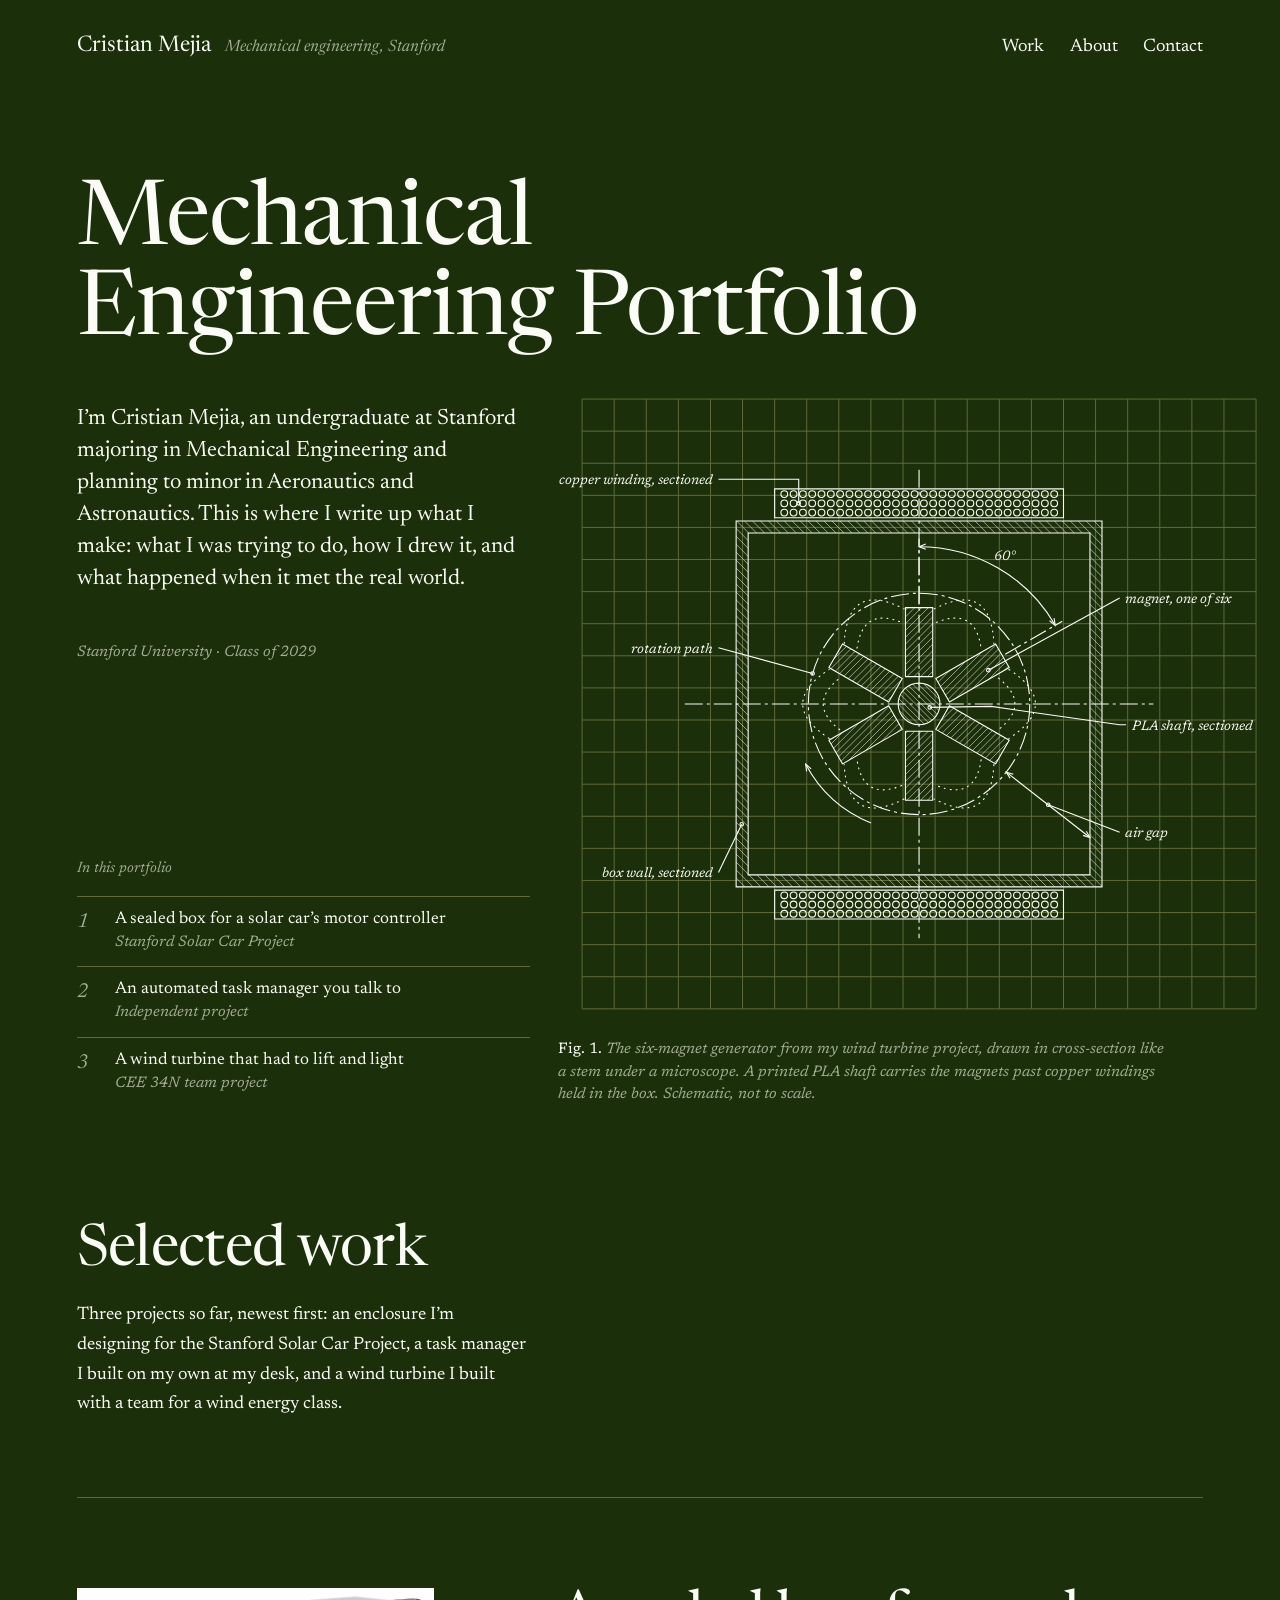
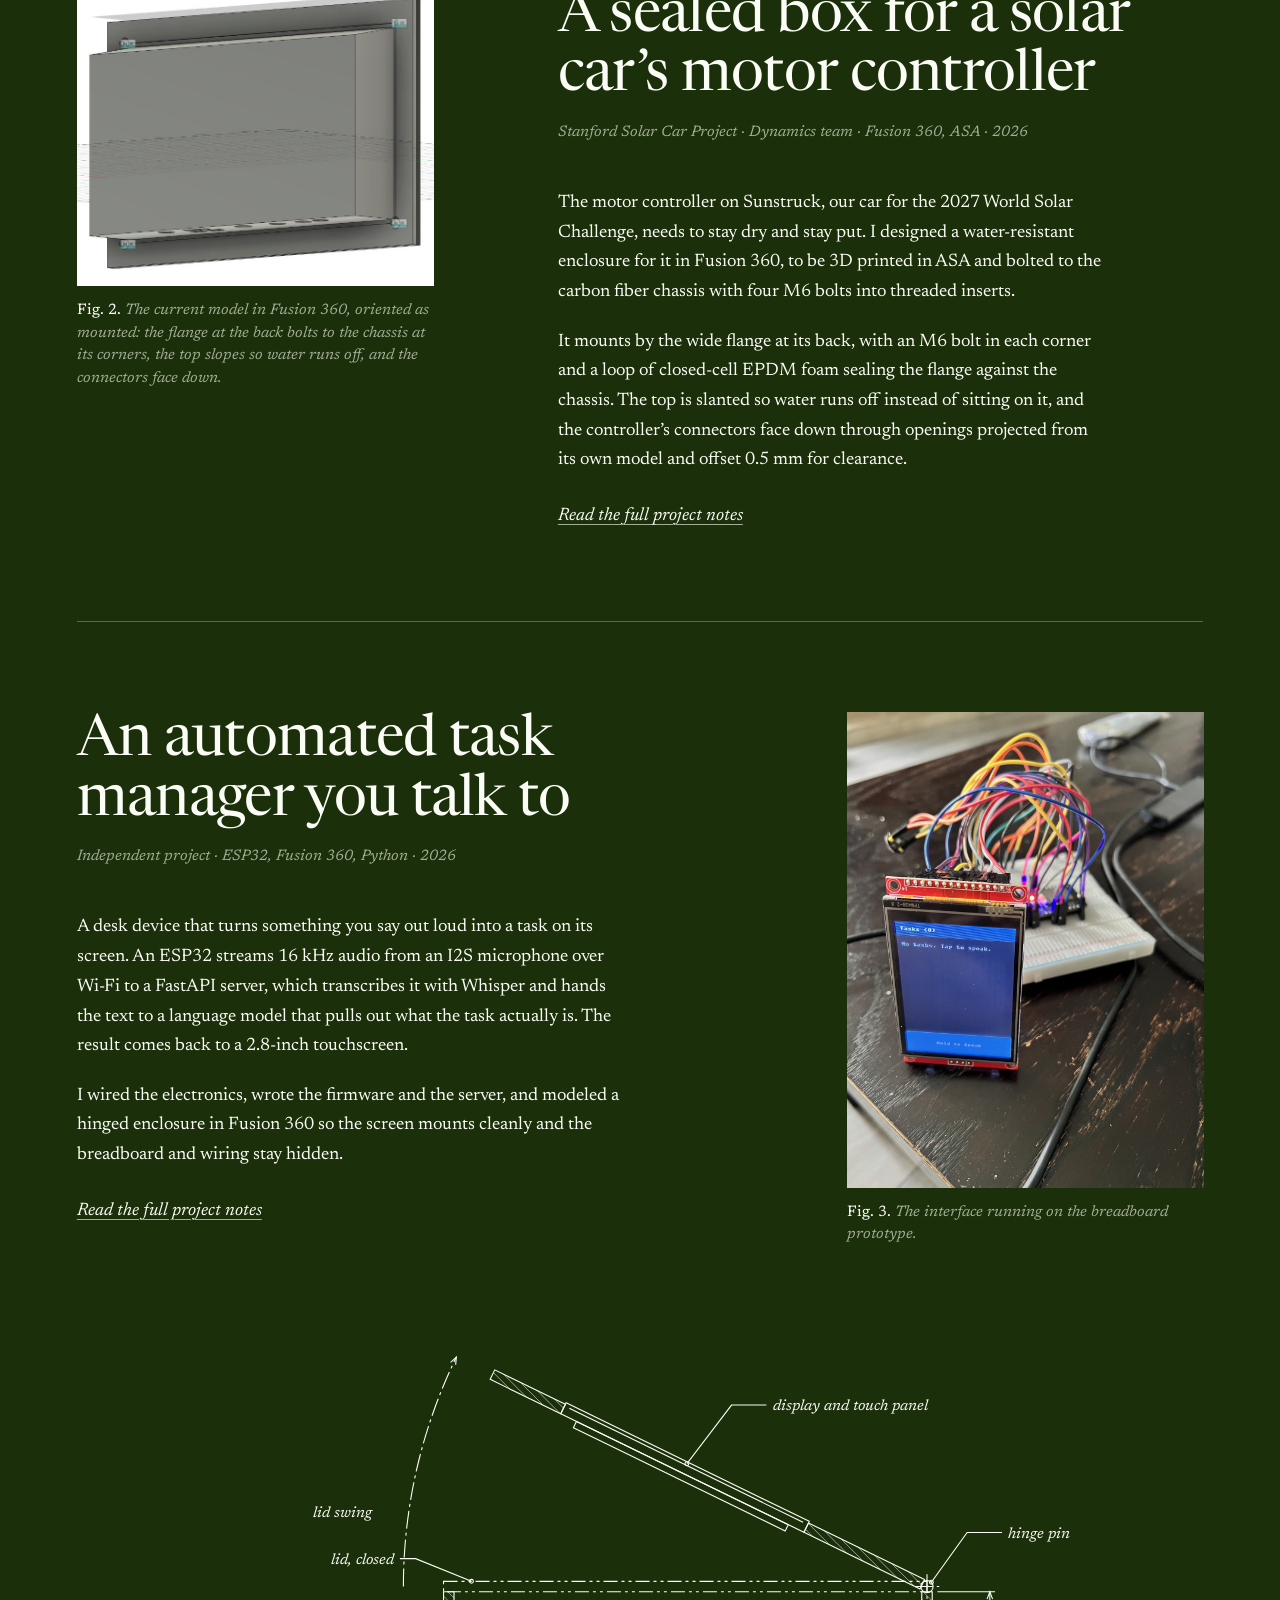
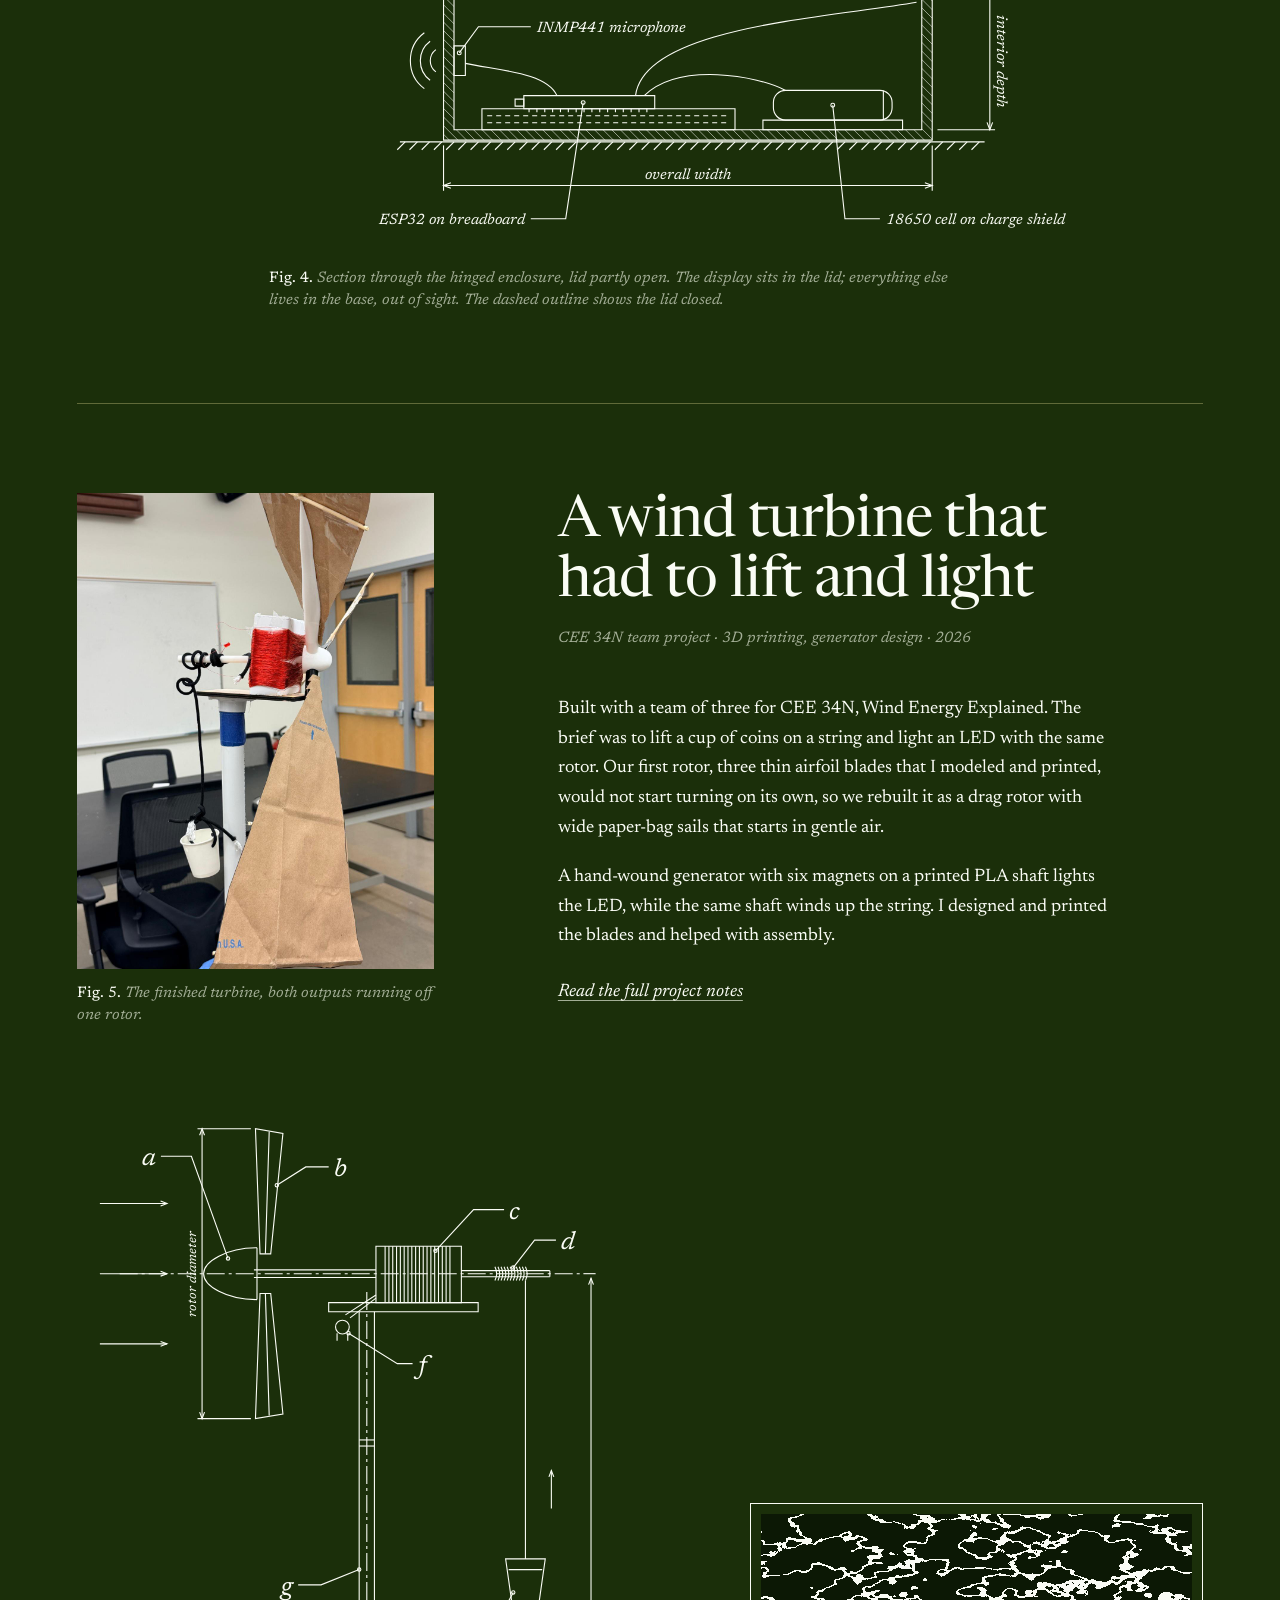
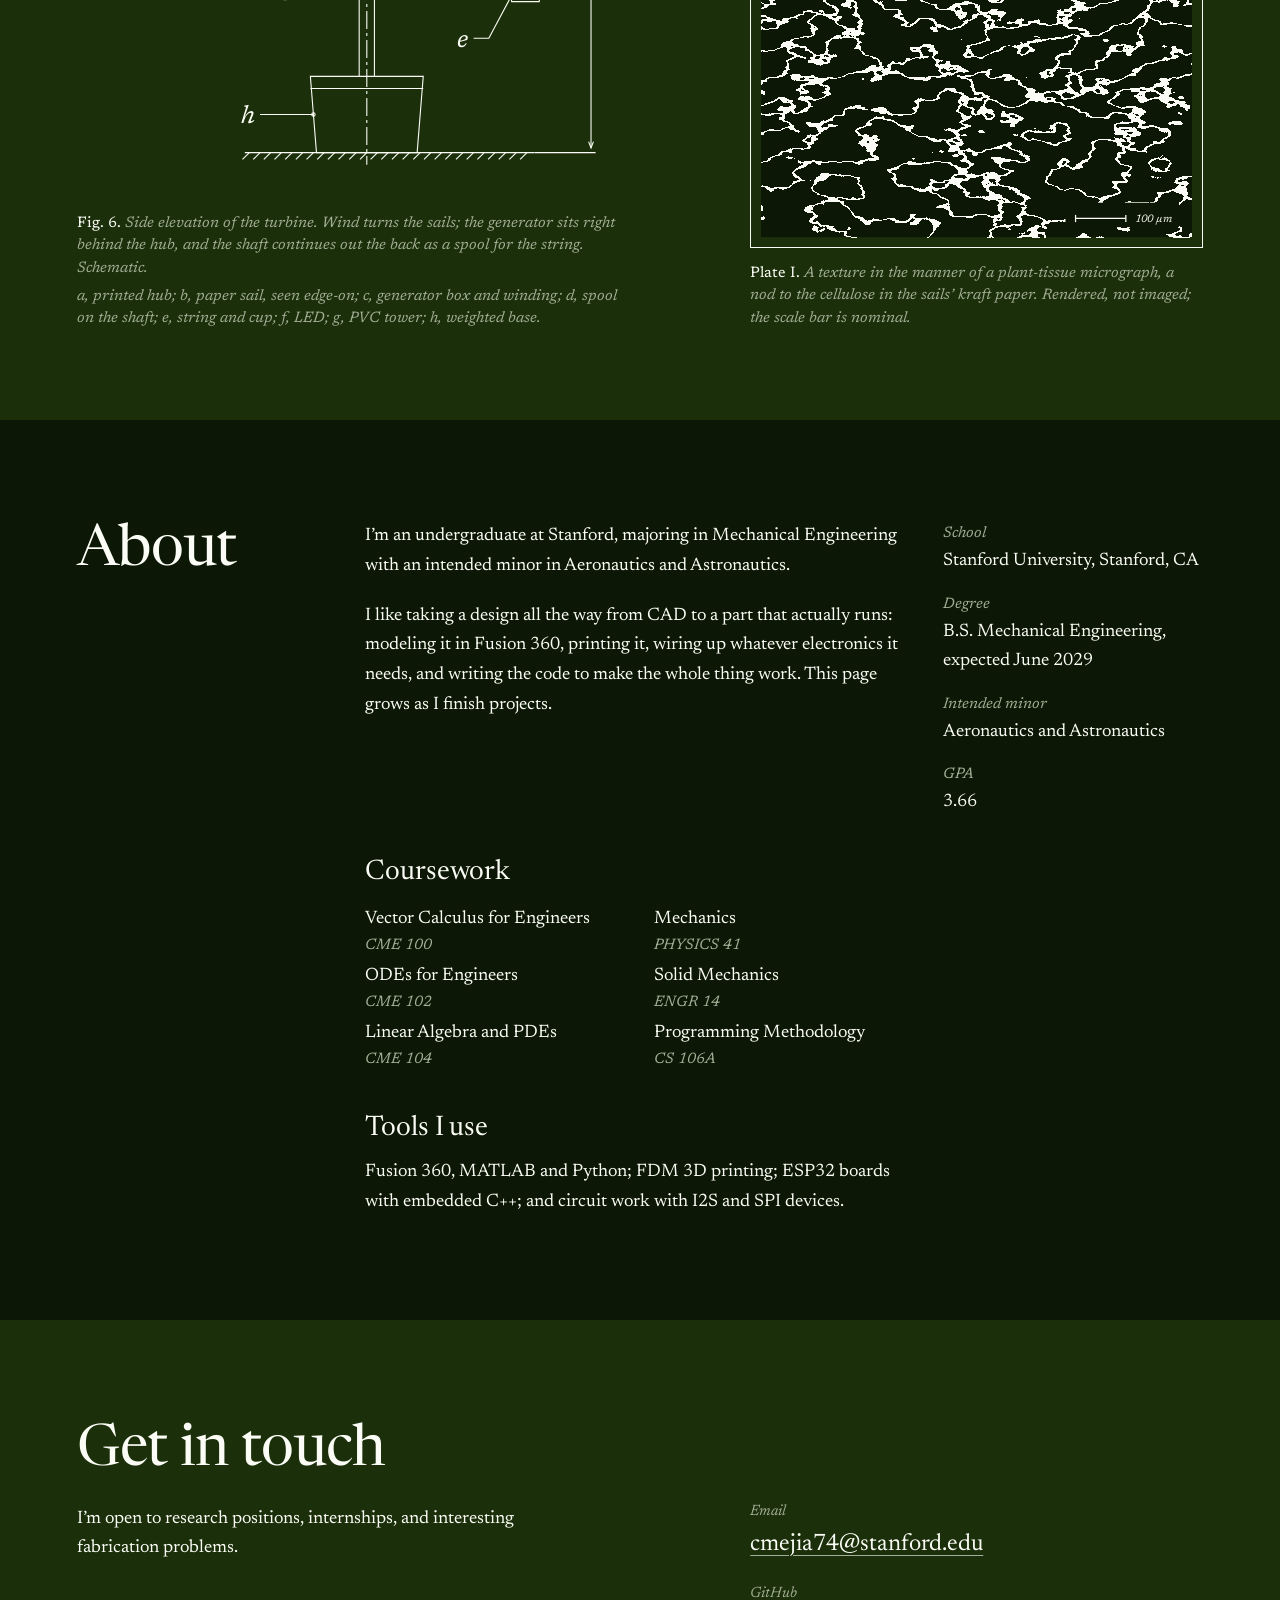
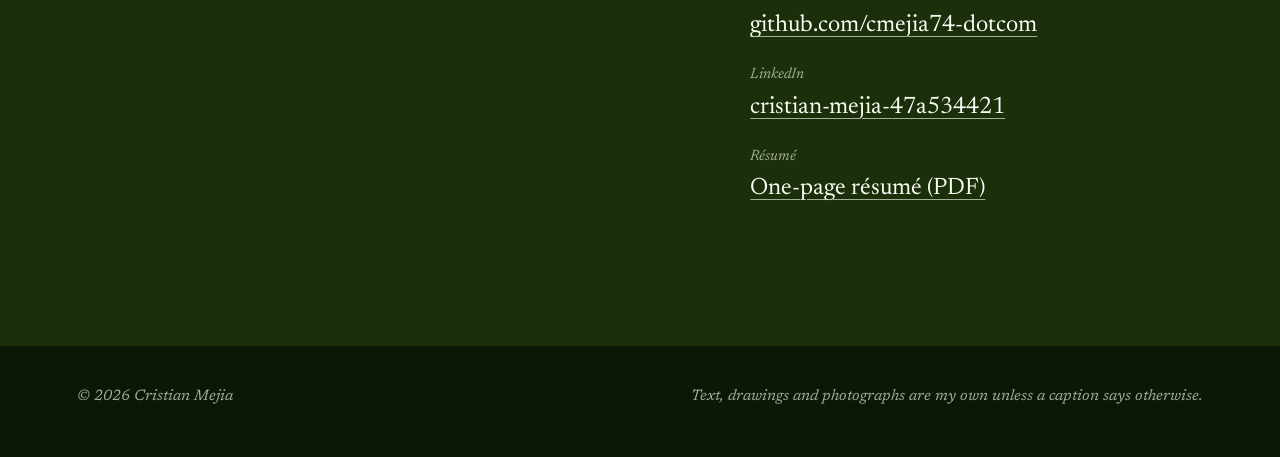
<file: index.html>
<!DOCTYPE html>
<html lang="en">
<head>
  <meta charset="UTF-8" />
  <meta name="viewport" content="width=device-width, initial-scale=1.0" />
  <title>Cristian Mejia — Mechanical Engineering Portfolio</title>
  <meta name="description" content="Cristian Mejia, Stanford Mechanical Engineering. Write-ups of things I've designed and built: a voice-driven ESP32 task manager and a small drag-rotor wind turbine." />
  <meta name="theme-color" content="#1B2F0A" />
  <link rel="preconnect" href="https://fonts.googleapis.com" />
  <link rel="preconnect" href="https://fonts.gstatic.com" crossorigin />
  <link href="https://fonts.googleapis.com/css2?family=Newsreader:ital,opsz,wght@0,6..72,300..600;1,6..72,300..600&display=swap" rel="stylesheet" />
  <link rel="stylesheet" href="styles.css?v=9" />
</head>
<body>
  <a class="skip" href="#main">Skip to content</a>


  <header class="masthead wrap">
    <a class="masthead__name" href="#main">Cristian Mejia <span>Mechanical engineering, Stanford</span></a>
    <nav aria-label="Primary">
      <ul>
        <li><a href="#work">Work</a></li>
        <li><a href="#about">About</a></li>
        <li><a href="#contact">Contact</a></li>
      </ul>
    </nav>
  </header>

  <main id="main">

    <!-- Hero -->
    <section class="hero wrap" aria-labelledby="hero-title">
      <div class="grid">
        <h1 class="hero__head" id="hero-title">Mechanical Engineering Portfolio</h1>

        <div class="hero__text">
          <p class="standfirst">
            I’m Cristian Mejia, an undergraduate at Stanford majoring in Mechanical Engineering
            and planning to minor in Aeronautics and Astronautics. This is where I write up what I make:
            what I was trying to do, how I drew it, and what happened when it met the real world.
          </p>
          <p class="byline">Stanford University · Class of 2029</p>

          <nav class="toc" aria-labelledby="toc-title">
            <p class="toc__title" id="toc-title">In this portfolio</p>
            <ol>
              <li>
                <a href="#mc-title">A sealed box for a solar car’s motor controller</a>
                <span class="small">Stanford Solar Car Project</span>
              </li>
              <li>
                <a href="#tm-title">An automated task manager you talk to</a>
                <span class="small">Independent project</span>
              </li>
              <li>
                <a href="#wt-title">A wind turbine that had to lift and light</a>
                <span class="small">CEE 34N team project</span>
              </li>
            </ol>
          </nav>
        </div>

        <figure class="hero__fig fig">
<!-- FIG:generator -->
<svg class="fig-art" viewBox="0 0 900 800" role="img" aria-labelledby="gen-t gen-d" fill="none" stroke="currentColor" stroke-width="1.1"><title id="gen-t">Cross-section of the six-magnet generator</title><desc id="gen-d">Schematic cross-section drawn in white hairlines. A hatched circular PLA shaft sits at the center with six rectangular magnets arranged radially around it at 60 degree intervals, each hatched as a cut section. A dash-dot circle marks the path the magnet tips sweep. Dotted curves between neighboring magnets suggest the magnetic field. A square box wall, hatched, surrounds the rotor with an air gap; bundles of copper wire, drawn as rows of small circles, sit against the top and bottom walls. Centerlines cross at the shaft, an angular dimension marks 60 degrees between two magnets, and leader lines point to labels for the shaft, a magnet, the winding, the box wall, the rotation path and the air gap.</desc><defs><clipPath id="gen-cut1"><path d="M222 172 L678 172 L678 628 L222 628 Z M237 187 L237 613 L663 613 L663 187 Z" clip-rule="evenodd"/></clipPath><clipPath id="gen-cut2"><path d="M433 366 L433 280 L467 280 L467 366 Z" clip-rule="nonzero"/></clipPath><clipPath id="gen-cut3"><path d="M470.9 368.3 L545.4 325.3 L562.4 354.7 L487.9 397.7 Z" clip-rule="nonzero"/></clipPath><clipPath id="gen-cut4"><path d="M487.9 402.3 L562.4 445.3 L545.4 474.7 L470.9 431.7 Z" clip-rule="nonzero"/></clipPath><clipPath id="gen-cut5"><path d="M467 434 L467 520 L433 520 L433 434 Z" clip-rule="nonzero"/></clipPath><clipPath id="gen-cut6"><path d="M429.1 431.7 L354.6 474.7 L337.6 445.3 L412.1 402.3 Z" clip-rule="nonzero"/></clipPath><clipPath id="gen-cut7"><path d="M412.1 397.7 L337.6 354.7 L354.6 325.3 L429.1 368.3 Z" clip-rule="nonzero"/></clipPath><clipPath id="gen-cut8"><path d="M424 400 A26 26 0 1 0 476 400 A26 26 0 1 0 424 400 Z" clip-rule="nonzero"/></clipPath></defs><g class="grid"><line x1="30" y1="20" x2="30" y2="780"/><line x1="70" y1="20" x2="70" y2="780"/><line x1="110" y1="20" x2="110" y2="780"/><line x1="150" y1="20" x2="150" y2="780"/><line x1="190" y1="20" x2="190" y2="780"/><line x1="230" y1="20" x2="230" y2="780"/><line x1="270" y1="20" x2="270" y2="780"/><line x1="310" y1="20" x2="310" y2="780"/><line x1="350" y1="20" x2="350" y2="780"/><line x1="390" y1="20" x2="390" y2="780"/><line x1="430" y1="20" x2="430" y2="780"/><line x1="470" y1="20" x2="470" y2="780"/><line x1="510" y1="20" x2="510" y2="780"/><line x1="550" y1="20" x2="550" y2="780"/><line x1="590" y1="20" x2="590" y2="780"/><line x1="630" y1="20" x2="630" y2="780"/><line x1="670" y1="20" x2="670" y2="780"/><line x1="710" y1="20" x2="710" y2="780"/><line x1="750" y1="20" x2="750" y2="780"/><line x1="790" y1="20" x2="790" y2="780"/><line x1="830" y1="20" x2="830" y2="780"/><line x1="870" y1="20" x2="870" y2="780"/><line x1="30" y1="20" x2="870" y2="20"/><line x1="30" y1="60" x2="870" y2="60"/><line x1="30" y1="100" x2="870" y2="100"/><line x1="30" y1="140" x2="870" y2="140"/><line x1="30" y1="180" x2="870" y2="180"/><line x1="30" y1="220" x2="870" y2="220"/><line x1="30" y1="260" x2="870" y2="260"/><line x1="30" y1="300" x2="870" y2="300"/><line x1="30" y1="340" x2="870" y2="340"/><line x1="30" y1="380" x2="870" y2="380"/><line x1="30" y1="420" x2="870" y2="420"/><line x1="30" y1="460" x2="870" y2="460"/><line x1="30" y1="500" x2="870" y2="500"/><line x1="30" y1="540" x2="870" y2="540"/><line x1="30" y1="580" x2="870" y2="580"/><line x1="30" y1="620" x2="870" y2="620"/><line x1="30" y1="660" x2="870" y2="660"/><line x1="30" y1="700" x2="870" y2="700"/><line x1="30" y1="740" x2="870" y2="740"/><line x1="30" y1="780" x2="870" y2="780"/></g><g class="h" clip-path="url(#gen-cut1)"><line x1="450" y1="-65.9" x2="915.9" y2="400"/><line x1="445.1" y1="-60.9" x2="910.9" y2="404.9"/><line x1="440.1" y1="-56" x2="906" y2="409.9"/><line x1="435.2" y1="-51.1" x2="901.1" y2="414.8"/><line x1="430.2" y1="-46.1" x2="896.1" y2="419.8"/><line x1="425.3" y1="-41.2" x2="891.2" y2="424.7"/><line x1="420.3" y1="-36.2" x2="886.2" y2="429.7"/><line x1="415.4" y1="-31.3" x2="881.3" y2="434.6"/><line x1="410.4" y1="-26.3" x2="876.3" y2="439.6"/><line x1="405.5" y1="-21.4" x2="871.4" y2="444.5"/><line x1="400.5" y1="-16.4" x2="866.4" y2="449.5"/><line x1="395.6" y1="-11.5" x2="861.5" y2="454.4"/><line x1="390.6" y1="-6.5" x2="856.5" y2="459.4"/><line x1="385.7" y1="-1.6" x2="851.6" y2="464.3"/><line x1="380.7" y1="3.4" x2="846.6" y2="469.3"/><line x1="375.8" y1="8.3" x2="841.7" y2="474.2"/><line x1="370.8" y1="13.3" x2="836.7" y2="479.2"/><line x1="365.9" y1="18.2" x2="831.8" y2="484.1"/><line x1="360.9" y1="23.2" x2="826.8" y2="489.1"/><line x1="356" y1="28.1" x2="821.9" y2="494"/><line x1="351" y1="33.1" x2="816.9" y2="499"/><line x1="346.1" y1="38" x2="812" y2="503.9"/><line x1="341.1" y1="43" x2="807" y2="508.9"/><line x1="336.2" y1="47.9" x2="802.1" y2="513.8"/><line x1="331.2" y1="52.9" x2="797.1" y2="518.8"/><line x1="326.3" y1="57.8" x2="792.2" y2="523.7"/><line x1="321.3" y1="62.8" x2="787.2" y2="528.7"/><line x1="316.4" y1="67.7" x2="782.3" y2="533.6"/><line x1="311.4" y1="72.7" x2="777.3" y2="538.6"/><line x1="306.5" y1="77.6" x2="772.4" y2="543.5"/><line x1="301.5" y1="82.6" x2="767.4" y2="548.5"/><line x1="296.6" y1="87.5" x2="762.5" y2="553.4"/><line x1="291.6" y1="92.5" x2="757.5" y2="558.4"/><line x1="286.7" y1="97.4" x2="752.6" y2="563.3"/><line x1="281.7" y1="102.4" x2="747.6" y2="568.3"/><line x1="276.8" y1="107.3" x2="742.7" y2="573.2"/><line x1="271.8" y1="112.3" x2="737.7" y2="578.2"/><line x1="266.9" y1="117.2" x2="732.8" y2="583.1"/><line x1="261.9" y1="122.2" x2="727.8" y2="588.1"/><line x1="257" y1="127.1" x2="722.9" y2="593"/><line x1="252" y1="132.1" x2="717.9" y2="598"/><line x1="247.1" y1="137" x2="713" y2="602.9"/><line x1="242.1" y1="142" x2="708" y2="607.9"/><line x1="237.2" y1="146.9" x2="703.1" y2="612.8"/><line x1="232.2" y1="151.9" x2="698.1" y2="617.8"/><line x1="227.3" y1="156.8" x2="693.2" y2="622.7"/><line x1="222.3" y1="161.8" x2="688.2" y2="627.7"/><line x1="217.4" y1="166.7" x2="683.3" y2="632.6"/><line x1="212.4" y1="171.7" x2="678.3" y2="637.6"/><line x1="207.5" y1="176.6" x2="673.4" y2="642.5"/><line x1="202.5" y1="181.6" x2="668.4" y2="647.5"/><line x1="197.6" y1="186.5" x2="663.5" y2="652.4"/><line x1="192.6" y1="191.5" x2="658.5" y2="657.4"/><line x1="187.7" y1="196.4" x2="653.6" y2="662.3"/><line x1="182.7" y1="201.4" x2="648.6" y2="667.3"/><line x1="177.8" y1="206.3" x2="643.7" y2="672.2"/><line x1="172.8" y1="211.3" x2="638.7" y2="677.2"/><line x1="167.9" y1="216.2" x2="633.8" y2="682.1"/><line x1="162.9" y1="221.2" x2="628.8" y2="687.1"/><line x1="158" y1="226.1" x2="623.9" y2="692"/><line x1="153" y1="231.1" x2="618.9" y2="697"/><line x1="148.1" y1="236" x2="614" y2="701.9"/><line x1="143.1" y1="241" x2="609" y2="706.9"/><line x1="138.2" y1="245.9" x2="604.1" y2="711.8"/><line x1="133.2" y1="250.9" x2="599.1" y2="716.8"/><line x1="128.3" y1="255.8" x2="594.2" y2="721.7"/><line x1="123.3" y1="260.8" x2="589.2" y2="726.7"/><line x1="118.4" y1="265.7" x2="584.3" y2="731.6"/><line x1="113.4" y1="270.7" x2="579.3" y2="736.6"/><line x1="108.5" y1="275.6" x2="574.4" y2="741.5"/><line x1="103.5" y1="280.6" x2="569.4" y2="746.5"/><line x1="98.6" y1="285.5" x2="564.5" y2="751.4"/><line x1="93.6" y1="290.5" x2="559.5" y2="756.4"/><line x1="88.7" y1="295.4" x2="554.6" y2="761.3"/><line x1="83.7" y1="300.4" x2="549.6" y2="766.3"/><line x1="78.8" y1="305.3" x2="544.7" y2="771.2"/><line x1="73.8" y1="310.3" x2="539.7" y2="776.2"/><line x1="68.9" y1="315.2" x2="534.8" y2="781.1"/><line x1="63.9" y1="320.2" x2="529.8" y2="786.1"/><line x1="59" y1="325.1" x2="524.9" y2="791"/><line x1="54" y1="330.1" x2="519.9" y2="796"/><line x1="49.1" y1="335" x2="515" y2="800.9"/><line x1="44.1" y1="340" x2="510" y2="805.9"/><line x1="39.2" y1="344.9" x2="505.1" y2="810.8"/><line x1="34.2" y1="349.9" x2="500.1" y2="815.8"/><line x1="29.3" y1="354.8" x2="495.2" y2="820.7"/><line x1="24.3" y1="359.8" x2="490.2" y2="825.7"/><line x1="19.4" y1="364.7" x2="485.3" y2="830.6"/><line x1="14.4" y1="369.7" x2="480.3" y2="835.6"/><line x1="9.5" y1="374.6" x2="475.4" y2="840.5"/><line x1="4.5" y1="379.6" x2="470.4" y2="845.5"/><line x1="-0.4" y1="384.5" x2="465.5" y2="850.4"/><line x1="-5.4" y1="389.5" x2="460.5" y2="855.4"/><line x1="-10.3" y1="394.4" x2="455.6" y2="860.3"/><line x1="-15.3" y1="399.4" x2="450.6" y2="865.3"/></g><path d="M222 172 L678 172 L678 628 L222 628 Z M237 187 L237 613 L663 613 L663 187 Z" fill-rule="evenodd"/><rect x="270" y="132" width="360" height="36"/><circle cx="282" cy="138.5" r="4.2"/><circle cx="293.6" cy="138.5" r="4.2"/><circle cx="305.2" cy="138.5" r="4.2"/><circle cx="316.8" cy="138.5" r="4.2"/><circle cx="328.4" cy="138.5" r="4.2"/><circle cx="340" cy="138.5" r="4.2"/><circle cx="351.6" cy="138.5" r="4.2"/><circle cx="363.2" cy="138.5" r="4.2"/><circle cx="374.8" cy="138.5" r="4.2"/><circle cx="386.4" cy="138.5" r="4.2"/><circle cx="398" cy="138.5" r="4.2"/><circle cx="409.6" cy="138.5" r="4.2"/><circle cx="421.2" cy="138.5" r="4.2"/><circle cx="432.8" cy="138.5" r="4.2"/><circle cx="444.4" cy="138.5" r="4.2"/><circle cx="456" cy="138.5" r="4.2"/><circle cx="467.6" cy="138.5" r="4.2"/><circle cx="479.2" cy="138.5" r="4.2"/><circle cx="490.8" cy="138.5" r="4.2"/><circle cx="502.4" cy="138.5" r="4.2"/><circle cx="514" cy="138.5" r="4.2"/><circle cx="525.6" cy="138.5" r="4.2"/><circle cx="537.2" cy="138.5" r="4.2"/><circle cx="548.8" cy="138.5" r="4.2"/><circle cx="560.4" cy="138.5" r="4.2"/><circle cx="572" cy="138.5" r="4.2"/><circle cx="583.6" cy="138.5" r="4.2"/><circle cx="595.2" cy="138.5" r="4.2"/><circle cx="606.8" cy="138.5" r="4.2"/><circle cx="618.4" cy="138.5" r="4.2"/><circle cx="282" cy="150" r="4.2"/><circle cx="293.6" cy="150" r="4.2"/><circle cx="305.2" cy="150" r="4.2"/><circle cx="316.8" cy="150" r="4.2"/><circle cx="328.4" cy="150" r="4.2"/><circle cx="340" cy="150" r="4.2"/><circle cx="351.6" cy="150" r="4.2"/><circle cx="363.2" cy="150" r="4.2"/><circle cx="374.8" cy="150" r="4.2"/><circle cx="386.4" cy="150" r="4.2"/><circle cx="398" cy="150" r="4.2"/><circle cx="409.6" cy="150" r="4.2"/><circle cx="421.2" cy="150" r="4.2"/><circle cx="432.8" cy="150" r="4.2"/><circle cx="444.4" cy="150" r="4.2"/><circle cx="456" cy="150" r="4.2"/><circle cx="467.6" cy="150" r="4.2"/><circle cx="479.2" cy="150" r="4.2"/><circle cx="490.8" cy="150" r="4.2"/><circle cx="502.4" cy="150" r="4.2"/><circle cx="514" cy="150" r="4.2"/><circle cx="525.6" cy="150" r="4.2"/><circle cx="537.2" cy="150" r="4.2"/><circle cx="548.8" cy="150" r="4.2"/><circle cx="560.4" cy="150" r="4.2"/><circle cx="572" cy="150" r="4.2"/><circle cx="583.6" cy="150" r="4.2"/><circle cx="595.2" cy="150" r="4.2"/><circle cx="606.8" cy="150" r="4.2"/><circle cx="618.4" cy="150" r="4.2"/><circle cx="282" cy="161.5" r="4.2"/><circle cx="293.6" cy="161.5" r="4.2"/><circle cx="305.2" cy="161.5" r="4.2"/><circle cx="316.8" cy="161.5" r="4.2"/><circle cx="328.4" cy="161.5" r="4.2"/><circle cx="340" cy="161.5" r="4.2"/><circle cx="351.6" cy="161.5" r="4.2"/><circle cx="363.2" cy="161.5" r="4.2"/><circle cx="374.8" cy="161.5" r="4.2"/><circle cx="386.4" cy="161.5" r="4.2"/><circle cx="398" cy="161.5" r="4.2"/><circle cx="409.6" cy="161.5" r="4.2"/><circle cx="421.2" cy="161.5" r="4.2"/><circle cx="432.8" cy="161.5" r="4.2"/><circle cx="444.4" cy="161.5" r="4.2"/><circle cx="456" cy="161.5" r="4.2"/><circle cx="467.6" cy="161.5" r="4.2"/><circle cx="479.2" cy="161.5" r="4.2"/><circle cx="490.8" cy="161.5" r="4.2"/><circle cx="502.4" cy="161.5" r="4.2"/><circle cx="514" cy="161.5" r="4.2"/><circle cx="525.6" cy="161.5" r="4.2"/><circle cx="537.2" cy="161.5" r="4.2"/><circle cx="548.8" cy="161.5" r="4.2"/><circle cx="560.4" cy="161.5" r="4.2"/><circle cx="572" cy="161.5" r="4.2"/><circle cx="583.6" cy="161.5" r="4.2"/><circle cx="595.2" cy="161.5" r="4.2"/><circle cx="606.8" cy="161.5" r="4.2"/><circle cx="618.4" cy="161.5" r="4.2"/><rect x="270" y="632" width="360" height="36"/><circle cx="282" cy="638.5" r="4.2"/><circle cx="293.6" cy="638.5" r="4.2"/><circle cx="305.2" cy="638.5" r="4.2"/><circle cx="316.8" cy="638.5" r="4.2"/><circle cx="328.4" cy="638.5" r="4.2"/><circle cx="340" cy="638.5" r="4.2"/><circle cx="351.6" cy="638.5" r="4.2"/><circle cx="363.2" cy="638.5" r="4.2"/><circle cx="374.8" cy="638.5" r="4.2"/><circle cx="386.4" cy="638.5" r="4.2"/><circle cx="398" cy="638.5" r="4.2"/><circle cx="409.6" cy="638.5" r="4.2"/><circle cx="421.2" cy="638.5" r="4.2"/><circle cx="432.8" cy="638.5" r="4.2"/><circle cx="444.4" cy="638.5" r="4.2"/><circle cx="456" cy="638.5" r="4.2"/><circle cx="467.6" cy="638.5" r="4.2"/><circle cx="479.2" cy="638.5" r="4.2"/><circle cx="490.8" cy="638.5" r="4.2"/><circle cx="502.4" cy="638.5" r="4.2"/><circle cx="514" cy="638.5" r="4.2"/><circle cx="525.6" cy="638.5" r="4.2"/><circle cx="537.2" cy="638.5" r="4.2"/><circle cx="548.8" cy="638.5" r="4.2"/><circle cx="560.4" cy="638.5" r="4.2"/><circle cx="572" cy="638.5" r="4.2"/><circle cx="583.6" cy="638.5" r="4.2"/><circle cx="595.2" cy="638.5" r="4.2"/><circle cx="606.8" cy="638.5" r="4.2"/><circle cx="618.4" cy="638.5" r="4.2"/><circle cx="282" cy="650" r="4.2"/><circle cx="293.6" cy="650" r="4.2"/><circle cx="305.2" cy="650" r="4.2"/><circle cx="316.8" cy="650" r="4.2"/><circle cx="328.4" cy="650" r="4.2"/><circle cx="340" cy="650" r="4.2"/><circle cx="351.6" cy="650" r="4.2"/><circle cx="363.2" cy="650" r="4.2"/><circle cx="374.8" cy="650" r="4.2"/><circle cx="386.4" cy="650" r="4.2"/><circle cx="398" cy="650" r="4.2"/><circle cx="409.6" cy="650" r="4.2"/><circle cx="421.2" cy="650" r="4.2"/><circle cx="432.8" cy="650" r="4.2"/><circle cx="444.4" cy="650" r="4.2"/><circle cx="456" cy="650" r="4.2"/><circle cx="467.6" cy="650" r="4.2"/><circle cx="479.2" cy="650" r="4.2"/><circle cx="490.8" cy="650" r="4.2"/><circle cx="502.4" cy="650" r="4.2"/><circle cx="514" cy="650" r="4.2"/><circle cx="525.6" cy="650" r="4.2"/><circle cx="537.2" cy="650" r="4.2"/><circle cx="548.8" cy="650" r="4.2"/><circle cx="560.4" cy="650" r="4.2"/><circle cx="572" cy="650" r="4.2"/><circle cx="583.6" cy="650" r="4.2"/><circle cx="595.2" cy="650" r="4.2"/><circle cx="606.8" cy="650" r="4.2"/><circle cx="618.4" cy="650" r="4.2"/><circle cx="282" cy="661.5" r="4.2"/><circle cx="293.6" cy="661.5" r="4.2"/><circle cx="305.2" cy="661.5" r="4.2"/><circle cx="316.8" cy="661.5" r="4.2"/><circle cx="328.4" cy="661.5" r="4.2"/><circle cx="340" cy="661.5" r="4.2"/><circle cx="351.6" cy="661.5" r="4.2"/><circle cx="363.2" cy="661.5" r="4.2"/><circle cx="374.8" cy="661.5" r="4.2"/><circle cx="386.4" cy="661.5" r="4.2"/><circle cx="398" cy="661.5" r="4.2"/><circle cx="409.6" cy="661.5" r="4.2"/><circle cx="421.2" cy="661.5" r="4.2"/><circle cx="432.8" cy="661.5" r="4.2"/><circle cx="444.4" cy="661.5" r="4.2"/><circle cx="456" cy="661.5" r="4.2"/><circle cx="467.6" cy="661.5" r="4.2"/><circle cx="479.2" cy="661.5" r="4.2"/><circle cx="490.8" cy="661.5" r="4.2"/><circle cx="502.4" cy="661.5" r="4.2"/><circle cx="514" cy="661.5" r="4.2"/><circle cx="525.6" cy="661.5" r="4.2"/><circle cx="537.2" cy="661.5" r="4.2"/><circle cx="548.8" cy="661.5" r="4.2"/><circle cx="560.4" cy="661.5" r="4.2"/><circle cx="572" cy="661.5" r="4.2"/><circle cx="583.6" cy="661.5" r="4.2"/><circle cx="595.2" cy="661.5" r="4.2"/><circle cx="606.8" cy="661.5" r="4.2"/><circle cx="618.4" cy="661.5" r="4.2"/><circle class="cl" cx="450" cy="400" r="138"/><path class="fl" d="M468.8 281.5 Q539 245.8 543.3 324.5"/><path class="fl" d="M471.6 298.3 Q520 278.8 527.3 330.4"/><path class="fl" d="M562 357 Q628 400 562 443"/><path class="fl" d="M548.9 367.9 Q590 400 548.9 432.1"/><path class="fl" d="M543.3 475.5 Q539 554.2 468.8 518.5"/><path class="fl" d="M527.3 469.6 Q520 521.2 471.6 501.7"/><path class="fl" d="M431.2 518.5 Q361 554.2 356.7 475.5"/><path class="fl" d="M428.4 501.7 Q380 521.2 372.7 469.6"/><path class="fl" d="M338 443 Q272 400 338 357"/><path class="fl" d="M351.1 432.1 Q310 400 351.1 367.9"/><path class="fl" d="M356.7 324.5 Q361 245.8 431.2 281.5"/><path class="fl" d="M372.7 330.4 Q380 278.8 428.4 298.3"/><g class="h" clip-path="url(#gen-cut2)"><line x1="376.1" y1="323" x2="450" y2="249.1"/><line x1="380.4" y1="327.2" x2="454.2" y2="253.4"/><line x1="384.6" y1="331.5" x2="458.5" y2="257.6"/><line x1="388.9" y1="335.7" x2="462.7" y2="261.9"/><line x1="393.1" y1="340" x2="467" y2="266.1"/><line x1="397.3" y1="344.2" x2="471.2" y2="270.3"/><line x1="401.6" y1="348.5" x2="475.5" y2="274.6"/><line x1="405.8" y1="352.7" x2="479.7" y2="278.8"/><line x1="410.1" y1="356.9" x2="483.9" y2="283.1"/><line x1="414.3" y1="361.2" x2="488.2" y2="287.3"/><line x1="418.5" y1="365.4" x2="492.4" y2="291.5"/><line x1="422.8" y1="369.7" x2="496.7" y2="295.8"/><line x1="427" y1="373.9" x2="500.9" y2="300"/><line x1="431.3" y1="378.2" x2="505.2" y2="304.3"/><line x1="435.5" y1="382.4" x2="509.4" y2="308.5"/><line x1="439.8" y1="386.6" x2="513.6" y2="312.8"/><line x1="444" y1="390.9" x2="517.9" y2="317"/><line x1="448.2" y1="395.1" x2="522.1" y2="321.2"/></g><path d="M433 366 L433 280 L467 280 L467 366 Z"/><g class="h" clip-path="url(#gen-cut3)"><line x1="425.7" y1="361.5" x2="516.7" y2="270.5"/><line x1="429.9" y1="365.7" x2="520.9" y2="274.7"/><line x1="434.2" y1="370" x2="525.2" y2="279"/><line x1="438.4" y1="374.2" x2="529.4" y2="283.2"/><line x1="442.7" y1="378.5" x2="533.7" y2="287.5"/><line x1="446.9" y1="382.7" x2="537.9" y2="291.7"/><line x1="451.1" y1="387" x2="542.1" y2="296"/><line x1="455.4" y1="391.2" x2="546.4" y2="300.2"/><line x1="459.6" y1="395.4" x2="550.6" y2="304.4"/><line x1="463.9" y1="399.7" x2="554.9" y2="308.7"/><line x1="468.1" y1="403.9" x2="559.1" y2="312.9"/><line x1="472.4" y1="408.2" x2="563.4" y2="317.2"/><line x1="476.6" y1="412.4" x2="567.6" y2="321.4"/><line x1="480.8" y1="416.7" x2="571.8" y2="325.7"/><line x1="485.1" y1="420.9" x2="576.1" y2="329.9"/><line x1="489.3" y1="425.1" x2="580.3" y2="334.1"/><line x1="493.6" y1="429.4" x2="584.6" y2="338.4"/><line x1="497.8" y1="433.6" x2="588.8" y2="342.6"/><line x1="502.1" y1="437.9" x2="593.1" y2="346.9"/><line x1="506.3" y1="442.1" x2="597.3" y2="351.1"/><line x1="510.5" y1="446.4" x2="601.5" y2="355.4"/><line x1="514.8" y1="450.6" x2="605.8" y2="359.6"/></g><path d="M470.9 368.3 L545.4 325.3 L562.4 354.7 L487.9 397.7 Z"/><g class="h" clip-path="url(#gen-cut4)"><line x1="425.7" y1="438.5" x2="516.7" y2="347.5"/><line x1="429.9" y1="442.7" x2="520.9" y2="351.7"/><line x1="434.2" y1="447" x2="525.2" y2="356"/><line x1="438.4" y1="451.2" x2="529.4" y2="360.2"/><line x1="442.7" y1="455.5" x2="533.7" y2="364.5"/><line x1="446.9" y1="459.7" x2="537.9" y2="368.7"/><line x1="451.1" y1="464" x2="542.1" y2="373"/><line x1="455.4" y1="468.2" x2="546.4" y2="377.2"/><line x1="459.6" y1="472.4" x2="550.6" y2="381.4"/><line x1="463.9" y1="476.7" x2="554.9" y2="385.7"/><line x1="468.1" y1="480.9" x2="559.1" y2="389.9"/><line x1="472.4" y1="485.2" x2="563.4" y2="394.2"/><line x1="476.6" y1="489.4" x2="567.6" y2="398.4"/><line x1="480.8" y1="493.7" x2="571.8" y2="402.7"/><line x1="485.1" y1="497.9" x2="576.1" y2="406.9"/><line x1="489.3" y1="502.1" x2="580.3" y2="411.1"/><line x1="493.6" y1="506.4" x2="584.6" y2="415.4"/><line x1="497.8" y1="510.6" x2="588.8" y2="419.6"/><line x1="502.1" y1="514.9" x2="593.1" y2="423.9"/><line x1="506.3" y1="519.1" x2="597.3" y2="428.1"/><line x1="510.5" y1="523.4" x2="601.5" y2="432.4"/><line x1="514.8" y1="527.6" x2="605.8" y2="436.6"/></g><path d="M487.9 402.3 L562.4 445.3 L545.4 474.7 L470.9 431.7 Z"/><g class="h" clip-path="url(#gen-cut5)"><line x1="376.1" y1="477" x2="450" y2="403.1"/><line x1="380.4" y1="481.2" x2="454.2" y2="407.4"/><line x1="384.6" y1="485.5" x2="458.5" y2="411.6"/><line x1="388.9" y1="489.7" x2="462.7" y2="415.9"/><line x1="393.1" y1="494" x2="467" y2="420.1"/><line x1="397.3" y1="498.2" x2="471.2" y2="424.3"/><line x1="401.6" y1="502.5" x2="475.5" y2="428.6"/><line x1="405.8" y1="506.7" x2="479.7" y2="432.8"/><line x1="410.1" y1="510.9" x2="483.9" y2="437.1"/><line x1="414.3" y1="515.2" x2="488.2" y2="441.3"/><line x1="418.5" y1="519.4" x2="492.4" y2="445.5"/><line x1="422.8" y1="523.7" x2="496.7" y2="449.8"/><line x1="427" y1="527.9" x2="500.9" y2="454"/><line x1="431.3" y1="532.2" x2="505.2" y2="458.3"/><line x1="435.5" y1="536.4" x2="509.4" y2="462.5"/><line x1="439.8" y1="540.6" x2="513.6" y2="466.8"/><line x1="444" y1="544.9" x2="517.9" y2="471"/><line x1="448.2" y1="549.1" x2="522.1" y2="475.2"/></g><path d="M467 434 L467 520 L433 520 L433 434 Z"/><g class="h" clip-path="url(#gen-cut6)"><line x1="292.3" y1="438.5" x2="383.3" y2="347.5"/><line x1="296.6" y1="442.7" x2="387.6" y2="351.7"/><line x1="300.8" y1="447" x2="391.8" y2="356"/><line x1="305" y1="451.2" x2="396" y2="360.2"/><line x1="309.3" y1="455.5" x2="400.3" y2="364.5"/><line x1="313.5" y1="459.7" x2="404.5" y2="368.7"/><line x1="317.8" y1="464" x2="408.8" y2="373"/><line x1="322" y1="468.2" x2="413" y2="377.2"/><line x1="326.3" y1="472.4" x2="417.3" y2="381.4"/><line x1="330.5" y1="476.7" x2="421.5" y2="385.7"/><line x1="334.7" y1="480.9" x2="425.7" y2="389.9"/><line x1="339" y1="485.2" x2="430" y2="394.2"/><line x1="343.2" y1="489.4" x2="434.2" y2="398.4"/><line x1="347.5" y1="493.7" x2="438.5" y2="402.7"/><line x1="351.7" y1="497.9" x2="442.7" y2="406.9"/><line x1="356" y1="502.1" x2="447" y2="411.1"/><line x1="360.2" y1="506.4" x2="451.2" y2="415.4"/><line x1="364.4" y1="510.6" x2="455.4" y2="419.6"/><line x1="368.7" y1="514.9" x2="459.7" y2="423.9"/><line x1="372.9" y1="519.1" x2="463.9" y2="428.1"/><line x1="377.2" y1="523.4" x2="468.2" y2="432.4"/><line x1="381.4" y1="527.6" x2="472.4" y2="436.6"/></g><path d="M429.1 431.7 L354.6 474.7 L337.6 445.3 L412.1 402.3 Z"/><g class="h" clip-path="url(#gen-cut7)"><line x1="292.3" y1="361.5" x2="383.3" y2="270.5"/><line x1="296.6" y1="365.7" x2="387.6" y2="274.7"/><line x1="300.8" y1="370" x2="391.8" y2="279"/><line x1="305" y1="374.2" x2="396" y2="283.2"/><line x1="309.3" y1="378.5" x2="400.3" y2="287.5"/><line x1="313.5" y1="382.7" x2="404.5" y2="291.7"/><line x1="317.8" y1="387" x2="408.8" y2="296"/><line x1="322" y1="391.2" x2="413" y2="300.2"/><line x1="326.3" y1="395.4" x2="417.3" y2="304.4"/><line x1="330.5" y1="399.7" x2="421.5" y2="308.7"/><line x1="334.7" y1="403.9" x2="425.7" y2="312.9"/><line x1="339" y1="408.2" x2="430" y2="317.2"/><line x1="343.2" y1="412.4" x2="434.2" y2="321.4"/><line x1="347.5" y1="416.7" x2="438.5" y2="325.7"/><line x1="351.7" y1="420.9" x2="442.7" y2="329.9"/><line x1="356" y1="425.1" x2="447" y2="334.1"/><line x1="360.2" y1="429.4" x2="451.2" y2="338.4"/><line x1="364.4" y1="433.6" x2="455.4" y2="342.6"/><line x1="368.7" y1="437.9" x2="459.7" y2="346.9"/><line x1="372.9" y1="442.1" x2="463.9" y2="351.1"/><line x1="377.2" y1="446.4" x2="468.2" y2="355.4"/><line x1="381.4" y1="450.6" x2="472.4" y2="359.6"/></g><path d="M412.1 397.7 L337.6 354.7 L354.6 325.3 L429.1 368.3 Z"/><g class="h" clip-path="url(#gen-cut8)"><line x1="450" y1="340.9" x2="509.1" y2="400"/><line x1="446.5" y1="344.5" x2="505.5" y2="403.5"/><line x1="442.9" y1="348" x2="502" y2="407.1"/><line x1="439.4" y1="351.5" x2="498.5" y2="410.6"/><line x1="435.9" y1="355.1" x2="494.9" y2="414.1"/><line x1="432.3" y1="358.6" x2="491.4" y2="417.7"/><line x1="428.8" y1="362.1" x2="487.9" y2="421.2"/><line x1="425.3" y1="365.7" x2="484.3" y2="424.7"/><line x1="421.7" y1="369.2" x2="480.8" y2="428.3"/><line x1="418.2" y1="372.7" x2="477.3" y2="431.8"/><line x1="414.6" y1="376.3" x2="473.7" y2="435.4"/><line x1="411.1" y1="379.8" x2="470.2" y2="438.9"/><line x1="407.6" y1="383.4" x2="466.6" y2="442.4"/><line x1="404" y1="386.9" x2="463.1" y2="446"/><line x1="400.5" y1="390.4" x2="459.6" y2="449.5"/><line x1="397" y1="394" x2="456" y2="453"/><line x1="393.4" y1="397.5" x2="452.5" y2="456.6"/></g><path d="M424 400 A26 26 0 1 0 476 400 A26 26 0 1 0 424 400 Z"/><line class="cl" x1="158" y1="400" x2="742" y2="400"/><line class="cl" x1="450" y1="108" x2="450" y2="692"/><line class="cl" x1="450" y1="276" x2="450" y2="194"/><line class="cl" x1="557.4" y1="338" x2="628.4" y2="297"/><path d="M450 204 A196 196 0 0 1 619.7 302"/><path d="M612.7 296.3 L619.7 302 L618.3 293.1"/><path d="M458.4 200.8 L450 204 L458.4 207.2"/><text x="557" y="220.6" text-anchor="middle" font-size="17">60°</text><path d="M390.1 548.3 A160 160 0 0 1 308.7 475.1"/><path d="M315.5 481 L308.7 475.1 L309.8 484"/><line x1="558.7" y1="485" x2="663" y2="566.4"/><path d="M567.4 487.6 L558.7 485 L563.4 492.7"/><path d="M654.4 563.8 L663 566.4 L658.4 558.7"/><path d="M463.3 404.3 L539.9 403.1 L700 426 L708 426"/><circle cx="463.3" cy="404.3" r="2.2"/><text class="word" x="715" y="431.9" font-size="17">PLA shaft, sectioned</text><text class="key" x="715" y="440.7" font-size="40.9">a</text><path d="M536.3 357.9 L700 268"/><circle cx="536.3" cy="357.9" r="2.2"/><text class="word" x="707" y="273.9" font-size="17">magnet, one of six</text><text class="key" x="707" y="282.7" font-size="40.9">b</text><path d="M300 150 L300 120 L200 120"/><circle cx="300" cy="150" r="2.2"/><text class="word" x="193" y="126" text-anchor="end" font-size="17">copper winding, sectioned</text><text class="key" x="193" y="134.7" text-anchor="end" font-size="40.9">c</text><path d="M229 550 L200 610"/><circle cx="229" cy="550" r="2.2"/><text class="word" x="193" y="616" text-anchor="end" font-size="17">box wall, sectioned</text><text class="key" x="193" y="624.7" text-anchor="end" font-size="40.9">d</text><path d="M317.3 362 L200 330"/><circle cx="317.3" cy="362" r="2.2"/><text class="word" x="193" y="335.9" text-anchor="end" font-size="17">rotation path</text><text class="key" x="193" y="344.7" text-anchor="end" font-size="40.9">e</text><path d="M610.9 525.7 L700 560"/><circle cx="610.9" cy="525.7" r="2.2"/><text class="word" x="707" y="566" font-size="17">air gap</text><text class="key" x="707" y="574.7" font-size="40.9">f</text></svg>
<!-- /FIG:generator -->
          <figcaption>
            <span class="fig__no">Fig. 1.</span>
            The six-magnet generator from my wind turbine project, drawn in cross-section like a
            stem under a microscope. A printed PLA shaft carries the magnets past copper windings
            held in the box. Schematic, not to scale.
            <span class="fig__key">a, PLA shaft; b, one of six magnets; c, copper winding; d, box wall; e, rotation path; f, air gap.</span>
          </figcaption>
        </figure>
      </div>
    </section>

    <!-- Work -->
    <section id="work" aria-labelledby="work-title">
      <div class="work-intro wrap">
        <div class="grid">
          <h2 id="work-title">Selected work</h2>
          <p>
            Three projects so far, newest first: an enclosure I’m designing for the Stanford
            Solar Car Project, a task manager I built on my own at my desk, and a wind turbine I
            built with a team for a wind energy class.
          </p>
        </div>
      </div>

      <hr class="rule wrap-rule" />

      <!-- Project: motor controller enclosure -->
      <article class="feature feature--b wrap" aria-labelledby="mc-title">
        <div class="grid">

          <figure class="feature__photo fig">
            <div class="photo">
              <img src="assets/motor-controller-enclosure/10-mounted.jpg" width="758" height="633" loading="lazy" decoding="async"
                   alt="Fusion 360 model of the enclosure in its mounted orientation: a box standing out from a larger flat flange behind it, an M6 bolt at each flange corner, a top that slopes down away from the flange, and a row of connector openings in the bottom wall." />
            </div>
            <figcaption><span class="fig__no">Fig. 2.</span> The current model in Fusion 360, oriented as mounted: the flange at the back bolts to the chassis at its corners, the top slopes so water runs off, and the connectors face down.</figcaption>
          </figure>
          <header class="feature__head">
            <h2 id="mc-title">A sealed box for a solar car’s motor controller</h2>
            <p class="byline">Stanford Solar Car Project · Dynamics team · Fusion 360, ASA · 2026</p>
          </header>

          <div class="feature__body prose">
            <p>
              The motor controller on Sunstruck, our car for the 2027 World Solar Challenge, needs
              to stay dry and stay put. I designed a water-resistant enclosure for it in Fusion 360,
              to be 3D printed in ASA and bolted to the carbon fiber chassis with four M6 bolts
              into threaded inserts.
            </p>
            <p>
              It mounts by the wide flange at its back, with an M6 bolt in each corner and a loop
              of closed-cell EPDM foam sealing the flange against the chassis. The top is slanted
              so water runs off instead of sitting on it, and the controller’s connectors face
              down through openings projected from its own model and offset 0.5 mm for clearance.
            </p>
            <a class="more" href="projects/motor-controller-enclosure.html">Read the full project notes</a>
          </div>
        </div>
      </article>

      <hr class="rule wrap-rule" />

      <!-- Project: task manager -->
      <article class="feature feature--a wrap" aria-labelledby="tm-title">
        <div class="grid">
          <header class="feature__head">
            <h2 id="tm-title">An automated task manager you talk to</h2>
            <p class="byline">Independent project · ESP32, Fusion 360, Python · 2026</p>
          </header>

          <div class="feature__body prose">
            <p>
              A desk device that turns something you say out loud into a task on its screen. An
              ESP32 streams 16 kHz audio from an I2S microphone over Wi-Fi to a FastAPI server,
              which transcribes it with Whisper and hands the text to a language model that pulls
              out what the task actually is. The result comes back to a 2.8-inch touchscreen.
            </p>
            <p>
              I wired the electronics, wrote the firmware and the server, and modeled a hinged
              enclosure in Fusion 360 so the screen mounts cleanly and the breadboard and wiring
              stay hidden.
            </p>
            <a class="more" href="projects/task-manager.html">Read the full project notes</a>
          </div>

          <figure class="feature__photo fig">
            <div class="photo">
              <img src="assets/task-manager/02-task-ui.jpg" width="1200" height="1600" loading="lazy" decoding="async"
                   alt="The touchscreen standing upright showing the task interface — a Tasks (0) header, the line No tasks, tap to speak, and a Hold to Speak button — with a breadboard of jumper wires behind it." />
            </div>
            <figcaption><span class="fig__no">Fig. 3.</span> The interface running on the breadboard prototype.</figcaption>
          </figure>

          <figure class="feature__fig fig">
<!-- FIG:enclosure -->
<svg class="fig-art" viewBox="0 0 960 600" role="img" aria-labelledby="encl-t encl-d" fill="none" stroke="currentColor" stroke-width="1.1"><title id="encl-t">Section through the hinged enclosure</title><desc id="encl-d">Schematic section drawn in white hairlines. An open-topped base with hatched walls and floor sits on a ground line. Inside are a breadboard with the ESP32 board on it, an 18650 cell on its charge shield, and the INMP441 microphone against the left wall with small arcs showing sound arriving from outside. A hinge pin at the back right carries the lid, drawn hatched and swung partly open, with the display and touch panel set into it; a dashed phantom outline shows the lid closed. An arc with an arrowhead shows the lid swing. Dimension lines give the overall width and the interior depth, and leader lines point to labels for each part.</desc><defs><clipPath id="encl-cut1"><path d="M200 300 L212 300 L212 458 L748 458 L748 300 L760 300 L760 470 L200 470 Z" clip-rule="nonzero"/></clipPath><clipPath id="encl-cut2"><path d="M258.7 45.7 L339.6 85.2 L334.3 96 L253.4 56.5 Z" clip-rule="nonzero"/></clipPath><clipPath id="encl-cut3"><path d="M618.2 221.1 L751.2 286 L746 296.8 L613 231.9 Z" clip-rule="nonzero"/></clipPath></defs><line x1="150" y1="472" x2="820" y2="472"/><line x1="156" y1="472" x2="147" y2="481"/><line x1="170" y1="472" x2="161" y2="481"/><line x1="184" y1="472" x2="175" y2="481"/><line x1="198" y1="472" x2="189" y2="481"/><line x1="212" y1="472" x2="203" y2="481"/><line x1="226" y1="472" x2="217" y2="481"/><line x1="240" y1="472" x2="231" y2="481"/><line x1="254" y1="472" x2="245" y2="481"/><line x1="268" y1="472" x2="259" y2="481"/><line x1="282" y1="472" x2="273" y2="481"/><line x1="296" y1="472" x2="287" y2="481"/><line x1="310" y1="472" x2="301" y2="481"/><line x1="324" y1="472" x2="315" y2="481"/><line x1="338" y1="472" x2="329" y2="481"/><line x1="352" y1="472" x2="343" y2="481"/><line x1="366" y1="472" x2="357" y2="481"/><line x1="380" y1="472" x2="371" y2="481"/><line x1="394" y1="472" x2="385" y2="481"/><line x1="408" y1="472" x2="399" y2="481"/><line x1="422" y1="472" x2="413" y2="481"/><line x1="436" y1="472" x2="427" y2="481"/><line x1="450" y1="472" x2="441" y2="481"/><line x1="464" y1="472" x2="455" y2="481"/><line x1="478" y1="472" x2="469" y2="481"/><line x1="492" y1="472" x2="483" y2="481"/><line x1="506" y1="472" x2="497" y2="481"/><line x1="520" y1="472" x2="511" y2="481"/><line x1="534" y1="472" x2="525" y2="481"/><line x1="548" y1="472" x2="539" y2="481"/><line x1="562" y1="472" x2="553" y2="481"/><line x1="576" y1="472" x2="567" y2="481"/><line x1="590" y1="472" x2="581" y2="481"/><line x1="604" y1="472" x2="595" y2="481"/><line x1="618" y1="472" x2="609" y2="481"/><line x1="632" y1="472" x2="623" y2="481"/><line x1="646" y1="472" x2="637" y2="481"/><line x1="660" y1="472" x2="651" y2="481"/><line x1="674" y1="472" x2="665" y2="481"/><line x1="688" y1="472" x2="679" y2="481"/><line x1="702" y1="472" x2="693" y2="481"/><line x1="716" y1="472" x2="707" y2="481"/><line x1="730" y1="472" x2="721" y2="481"/><line x1="744" y1="472" x2="735" y2="481"/><line x1="758" y1="472" x2="749" y2="481"/><line x1="772" y1="472" x2="763" y2="481"/><line x1="786" y1="472" x2="777" y2="481"/><line x1="800" y1="472" x2="791" y2="481"/><line x1="814" y1="472" x2="805" y2="481"/><g class="h" clip-path="url(#encl-cut1)"><line x1="480" y1="-38.7" x2="903.7" y2="385"/><line x1="475.1" y1="-33.8" x2="898.8" y2="389.9"/><line x1="470.1" y1="-28.8" x2="893.8" y2="394.9"/><line x1="465.2" y1="-23.9" x2="888.9" y2="399.8"/><line x1="460.2" y1="-18.9" x2="883.9" y2="404.8"/><line x1="455.3" y1="-14" x2="879" y2="409.7"/><line x1="450.3" y1="-9" x2="874" y2="414.7"/><line x1="445.4" y1="-4.1" x2="869.1" y2="419.6"/><line x1="440.4" y1="0.9" x2="864.1" y2="424.6"/><line x1="435.5" y1="5.8" x2="859.2" y2="429.5"/><line x1="430.5" y1="10.8" x2="854.2" y2="434.5"/><line x1="425.6" y1="15.7" x2="849.3" y2="439.4"/><line x1="420.6" y1="20.7" x2="844.3" y2="444.4"/><line x1="415.7" y1="25.6" x2="839.4" y2="449.3"/><line x1="410.7" y1="30.6" x2="834.4" y2="454.3"/><line x1="405.8" y1="35.5" x2="829.5" y2="459.2"/><line x1="400.8" y1="40.5" x2="824.5" y2="464.2"/><line x1="395.9" y1="45.4" x2="819.6" y2="469.1"/><line x1="390.9" y1="50.4" x2="814.6" y2="474.1"/><line x1="386" y1="55.3" x2="809.7" y2="479"/><line x1="381" y1="60.3" x2="804.7" y2="484"/><line x1="376.1" y1="65.2" x2="799.8" y2="488.9"/><line x1="371.1" y1="70.2" x2="794.8" y2="493.9"/><line x1="366.2" y1="75.1" x2="789.9" y2="498.8"/><line x1="361.2" y1="80.1" x2="784.9" y2="503.8"/><line x1="356.3" y1="85" x2="780" y2="508.7"/><line x1="351.3" y1="90" x2="775" y2="513.7"/><line x1="346.4" y1="94.9" x2="770.1" y2="518.6"/><line x1="341.4" y1="99.9" x2="765.1" y2="523.6"/><line x1="336.5" y1="104.8" x2="760.2" y2="528.5"/><line x1="331.5" y1="109.8" x2="755.2" y2="533.5"/><line x1="326.6" y1="114.7" x2="750.3" y2="538.4"/><line x1="321.6" y1="119.7" x2="745.3" y2="543.4"/><line x1="316.7" y1="124.6" x2="740.4" y2="548.3"/><line x1="311.7" y1="129.6" x2="735.4" y2="553.3"/><line x1="306.8" y1="134.5" x2="730.5" y2="558.2"/><line x1="301.8" y1="139.5" x2="725.5" y2="563.2"/><line x1="296.9" y1="144.4" x2="720.6" y2="568.1"/><line x1="291.9" y1="149.4" x2="715.6" y2="573.1"/><line x1="287" y1="154.3" x2="710.7" y2="578"/><line x1="282" y1="159.3" x2="705.7" y2="583"/><line x1="277.1" y1="164.2" x2="700.8" y2="587.9"/><line x1="272.1" y1="169.2" x2="695.8" y2="592.9"/><line x1="267.2" y1="174.1" x2="690.9" y2="597.8"/><line x1="262.2" y1="179.1" x2="685.9" y2="602.8"/><line x1="257.3" y1="184" x2="681" y2="607.7"/><line x1="252.3" y1="189" x2="676" y2="612.7"/><line x1="247.4" y1="193.9" x2="671.1" y2="617.6"/><line x1="242.4" y1="198.9" x2="666.1" y2="622.6"/><line x1="237.5" y1="203.8" x2="661.2" y2="627.5"/><line x1="232.5" y1="208.8" x2="656.2" y2="632.5"/><line x1="227.6" y1="213.7" x2="651.3" y2="637.4"/><line x1="222.6" y1="218.7" x2="646.3" y2="642.4"/><line x1="217.7" y1="223.6" x2="641.4" y2="647.3"/><line x1="212.7" y1="228.6" x2="636.4" y2="652.3"/><line x1="207.8" y1="233.5" x2="631.5" y2="657.2"/><line x1="202.8" y1="238.5" x2="626.5" y2="662.2"/><line x1="197.9" y1="243.4" x2="621.6" y2="667.1"/><line x1="192.9" y1="248.4" x2="616.6" y2="672.1"/><line x1="188" y1="253.3" x2="611.7" y2="677"/><line x1="183" y1="258.3" x2="606.7" y2="682"/><line x1="178.1" y1="263.2" x2="601.8" y2="686.9"/><line x1="173.1" y1="268.2" x2="596.8" y2="691.9"/><line x1="168.2" y1="273.1" x2="591.9" y2="696.8"/><line x1="163.2" y1="278.1" x2="586.9" y2="701.8"/><line x1="158.3" y1="283" x2="582" y2="706.7"/><line x1="153.3" y1="288" x2="577" y2="711.7"/><line x1="148.4" y1="292.9" x2="572.1" y2="716.6"/><line x1="143.4" y1="297.9" x2="567.1" y2="721.6"/><line x1="138.5" y1="302.8" x2="562.2" y2="726.5"/><line x1="133.5" y1="307.8" x2="557.2" y2="731.5"/><line x1="128.6" y1="312.7" x2="552.3" y2="736.4"/><line x1="123.6" y1="317.7" x2="547.3" y2="741.4"/><line x1="118.7" y1="322.6" x2="542.4" y2="746.3"/><line x1="113.7" y1="327.6" x2="537.4" y2="751.3"/><line x1="108.8" y1="332.5" x2="532.5" y2="756.2"/><line x1="103.8" y1="337.5" x2="527.5" y2="761.2"/><line x1="98.9" y1="342.4" x2="522.6" y2="766.1"/><line x1="93.9" y1="347.4" x2="517.6" y2="771.1"/><line x1="89" y1="352.3" x2="512.7" y2="776"/><line x1="84" y1="357.3" x2="507.7" y2="781"/><line x1="79.1" y1="362.2" x2="502.8" y2="785.9"/><line x1="74.1" y1="367.2" x2="497.8" y2="790.9"/><line x1="69.2" y1="372.1" x2="492.9" y2="795.8"/><line x1="64.2" y1="377.1" x2="487.9" y2="800.8"/><line x1="59.3" y1="382" x2="483" y2="805.7"/></g><path d="M200 300 L212 300 L212 458 L748 458 L748 300 L760 300 L760 470 L200 470 Z"/><rect x="244" y="434" width="290" height="24"/><line class="hid" x1="250" y1="442" x2="528" y2="442"/><line class="hid" x1="250" y1="450" x2="528" y2="450"/><rect x="292" y="419" width="150" height="15"/><line x1="298" y1="434" x2="298" y2="438"/><line x1="307" y1="434" x2="307" y2="438"/><line x1="316" y1="434" x2="316" y2="438"/><line x1="325" y1="434" x2="325" y2="438"/><line x1="334" y1="434" x2="334" y2="438"/><line x1="343" y1="434" x2="343" y2="438"/><line x1="352" y1="434" x2="352" y2="438"/><line x1="361" y1="434" x2="361" y2="438"/><line x1="370" y1="434" x2="370" y2="438"/><line x1="379" y1="434" x2="379" y2="438"/><line x1="388" y1="434" x2="388" y2="438"/><line x1="397" y1="434" x2="397" y2="438"/><line x1="406" y1="434" x2="406" y2="438"/><line x1="415" y1="434" x2="415" y2="438"/><line x1="424" y1="434" x2="424" y2="438"/><line x1="433" y1="434" x2="433" y2="438"/><rect x="282" y="423" width="10" height="8"/><rect x="566" y="447" width="160" height="11"/><rect x="578" y="413" width="136" height="34" rx="14"/><line x1="704" y1="413" x2="704" y2="447"/><rect x="212" y="362" width="13" height="34"/><path d="M191.2 366.2 A16 16 0 0 0 191.2 391.8"/><path d="M184.6 356.6 A28 28 0 0 0 184.6 401.4"/><path d="M178.0 347.0 A40 40 0 0 0 178.0 411.0"/><path d="M330 419 C 318 392, 262 390, 225 382"/><path d="M430 419 C 470 380, 560 396, 592 413"/><path d="M420 419 C 430 340, 640 330, 742 312"/><circle cx="754" cy="294" r="7"/><line class="cl" x1="740" y1="294" x2="768" y2="294"/><line class="cl" x1="754" y1="280" x2="754" y2="308"/><rect class="ph" x="200" y="288" width="554" height="12"/><g class="h" clip-path="url(#encl-cut2)"><line x1="502.3" y1="-240.5" x2="914.1" y2="171.3"/><line x1="497.4" y1="-235.5" x2="909.1" y2="176.2"/><line x1="492.4" y1="-230.6" x2="904.2" y2="181.2"/><line x1="487.5" y1="-225.6" x2="899.2" y2="186.1"/><line x1="482.5" y1="-220.7" x2="894.3" y2="191.1"/><line x1="477.6" y1="-215.7" x2="889.3" y2="196"/><line x1="472.6" y1="-210.8" x2="884.4" y2="201"/><line x1="467.7" y1="-205.8" x2="879.4" y2="205.9"/><line x1="462.7" y1="-200.9" x2="874.5" y2="210.9"/><line x1="457.8" y1="-195.9" x2="869.5" y2="215.8"/><line x1="452.8" y1="-191" x2="864.6" y2="220.8"/><line x1="447.9" y1="-186" x2="859.6" y2="225.7"/><line x1="442.9" y1="-181.1" x2="854.7" y2="230.7"/><line x1="438" y1="-176.1" x2="849.7" y2="235.6"/><line x1="433" y1="-171.2" x2="844.8" y2="240.6"/><line x1="428.1" y1="-166.2" x2="839.8" y2="245.5"/><line x1="423.1" y1="-161.3" x2="834.9" y2="250.5"/><line x1="418.2" y1="-156.3" x2="829.9" y2="255.4"/><line x1="413.2" y1="-151.4" x2="825" y2="260.4"/><line x1="408.3" y1="-146.4" x2="820" y2="265.3"/><line x1="403.3" y1="-141.5" x2="815.1" y2="270.3"/><line x1="398.4" y1="-136.5" x2="810.1" y2="275.2"/><line x1="393.4" y1="-131.6" x2="805.2" y2="280.2"/><line x1="388.5" y1="-126.6" x2="800.2" y2="285.1"/><line x1="383.5" y1="-121.7" x2="795.3" y2="290.1"/><line x1="378.6" y1="-116.7" x2="790.3" y2="295"/><line x1="373.6" y1="-111.8" x2="785.4" y2="299.9"/><line x1="368.7" y1="-106.8" x2="780.4" y2="304.9"/><line x1="363.7" y1="-101.9" x2="775.5" y2="309.8"/><line x1="358.8" y1="-96.9" x2="770.5" y2="314.8"/><line x1="353.8" y1="-92" x2="765.6" y2="319.7"/><line x1="348.9" y1="-87" x2="760.6" y2="324.7"/><line x1="343.9" y1="-82.1" x2="755.7" y2="329.6"/><line x1="339" y1="-77.1" x2="750.7" y2="334.6"/><line x1="334" y1="-72.2" x2="745.8" y2="339.5"/><line x1="329.1" y1="-67.2" x2="740.8" y2="344.5"/><line x1="324.1" y1="-62.3" x2="735.9" y2="349.4"/><line x1="319.2" y1="-57.3" x2="730.9" y2="354.4"/><line x1="314.2" y1="-52.4" x2="726" y2="359.3"/><line x1="309.3" y1="-47.4" x2="721" y2="364.3"/><line x1="304.3" y1="-42.5" x2="716.1" y2="369.2"/><line x1="299.4" y1="-37.5" x2="711.1" y2="374.2"/><line x1="294.4" y1="-32.6" x2="706.2" y2="379.1"/><line x1="289.5" y1="-27.6" x2="701.2" y2="384.1"/><line x1="284.5" y1="-22.7" x2="696.3" y2="389"/><line x1="279.6" y1="-17.7" x2="691.3" y2="394"/><line x1="274.6" y1="-12.8" x2="686.4" y2="398.9"/><line x1="269.7" y1="-7.8" x2="681.4" y2="403.9"/><line x1="264.7" y1="-2.9" x2="676.5" y2="408.8"/><line x1="259.8" y1="2.1" x2="671.5" y2="413.8"/><line x1="254.9" y1="7" x2="666.6" y2="418.7"/><line x1="249.9" y1="12" x2="661.6" y2="423.7"/><line x1="245" y1="16.9" x2="656.7" y2="428.6"/><line x1="240" y1="21.9" x2="651.7" y2="433.6"/><line x1="235.1" y1="26.8" x2="646.8" y2="438.5"/><line x1="230.1" y1="31.8" x2="641.8" y2="443.5"/><line x1="225.2" y1="36.7" x2="636.9" y2="448.4"/><line x1="220.2" y1="41.7" x2="631.9" y2="453.4"/><line x1="215.3" y1="46.6" x2="627" y2="458.3"/><line x1="210.3" y1="51.6" x2="622" y2="463.3"/><line x1="205.4" y1="56.5" x2="617.1" y2="468.2"/><line x1="200.4" y1="61.5" x2="612.1" y2="473.2"/><line x1="195.5" y1="66.4" x2="607.2" y2="478.1"/><line x1="190.5" y1="71.4" x2="602.2" y2="483.1"/><line x1="185.6" y1="76.3" x2="597.3" y2="488"/><line x1="180.6" y1="81.3" x2="592.3" y2="493"/><line x1="175.7" y1="86.2" x2="587.4" y2="497.9"/><line x1="170.7" y1="91.2" x2="582.4" y2="502.9"/><line x1="165.8" y1="96.1" x2="577.5" y2="507.8"/><line x1="160.8" y1="101.1" x2="572.5" y2="512.8"/><line x1="155.9" y1="106" x2="567.6" y2="517.7"/><line x1="150.9" y1="111" x2="562.6" y2="522.7"/><line x1="146" y1="115.9" x2="557.7" y2="527.6"/><line x1="141" y1="120.9" x2="552.7" y2="532.6"/><line x1="136.1" y1="125.8" x2="547.8" y2="537.5"/><line x1="131.1" y1="130.8" x2="542.8" y2="542.5"/><line x1="126.2" y1="135.7" x2="537.9" y2="547.4"/><line x1="121.2" y1="140.7" x2="532.9" y2="552.4"/><line x1="116.3" y1="145.6" x2="528" y2="557.3"/><line x1="111.3" y1="150.6" x2="523" y2="562.3"/><line x1="106.4" y1="155.5" x2="518.1" y2="567.2"/><line x1="101.4" y1="160.5" x2="513.1" y2="572.2"/><line x1="96.5" y1="165.4" x2="508.2" y2="577.1"/><line x1="91.5" y1="170.4" x2="503.2" y2="582.1"/></g><path d="M258.7 45.7 L339.6 85.2 L334.3 96 L253.4 56.5 Z"/><g class="h" clip-path="url(#encl-cut3)"><line x1="502.3" y1="-240.5" x2="914.1" y2="171.3"/><line x1="497.4" y1="-235.5" x2="909.1" y2="176.2"/><line x1="492.4" y1="-230.6" x2="904.2" y2="181.2"/><line x1="487.5" y1="-225.6" x2="899.2" y2="186.1"/><line x1="482.5" y1="-220.7" x2="894.3" y2="191.1"/><line x1="477.6" y1="-215.7" x2="889.3" y2="196"/><line x1="472.6" y1="-210.8" x2="884.4" y2="201"/><line x1="467.7" y1="-205.8" x2="879.4" y2="205.9"/><line x1="462.7" y1="-200.9" x2="874.5" y2="210.9"/><line x1="457.8" y1="-195.9" x2="869.5" y2="215.8"/><line x1="452.8" y1="-191" x2="864.6" y2="220.8"/><line x1="447.9" y1="-186" x2="859.6" y2="225.7"/><line x1="442.9" y1="-181.1" x2="854.7" y2="230.7"/><line x1="438" y1="-176.1" x2="849.7" y2="235.6"/><line x1="433" y1="-171.2" x2="844.8" y2="240.6"/><line x1="428.1" y1="-166.2" x2="839.8" y2="245.5"/><line x1="423.1" y1="-161.3" x2="834.9" y2="250.5"/><line x1="418.2" y1="-156.3" x2="829.9" y2="255.4"/><line x1="413.2" y1="-151.4" x2="825" y2="260.4"/><line x1="408.3" y1="-146.4" x2="820" y2="265.3"/><line x1="403.3" y1="-141.5" x2="815.1" y2="270.3"/><line x1="398.4" y1="-136.5" x2="810.1" y2="275.2"/><line x1="393.4" y1="-131.6" x2="805.2" y2="280.2"/><line x1="388.5" y1="-126.6" x2="800.2" y2="285.1"/><line x1="383.5" y1="-121.7" x2="795.3" y2="290.1"/><line x1="378.6" y1="-116.7" x2="790.3" y2="295"/><line x1="373.6" y1="-111.8" x2="785.4" y2="299.9"/><line x1="368.7" y1="-106.8" x2="780.4" y2="304.9"/><line x1="363.7" y1="-101.9" x2="775.5" y2="309.8"/><line x1="358.8" y1="-96.9" x2="770.5" y2="314.8"/><line x1="353.8" y1="-92" x2="765.6" y2="319.7"/><line x1="348.9" y1="-87" x2="760.6" y2="324.7"/><line x1="343.9" y1="-82.1" x2="755.7" y2="329.6"/><line x1="339" y1="-77.1" x2="750.7" y2="334.6"/><line x1="334" y1="-72.2" x2="745.8" y2="339.5"/><line x1="329.1" y1="-67.2" x2="740.8" y2="344.5"/><line x1="324.1" y1="-62.3" x2="735.9" y2="349.4"/><line x1="319.2" y1="-57.3" x2="730.9" y2="354.4"/><line x1="314.2" y1="-52.4" x2="726" y2="359.3"/><line x1="309.3" y1="-47.4" x2="721" y2="364.3"/><line x1="304.3" y1="-42.5" x2="716.1" y2="369.2"/><line x1="299.4" y1="-37.5" x2="711.1" y2="374.2"/><line x1="294.4" y1="-32.6" x2="706.2" y2="379.1"/><line x1="289.5" y1="-27.6" x2="701.2" y2="384.1"/><line x1="284.5" y1="-22.7" x2="696.3" y2="389"/><line x1="279.6" y1="-17.7" x2="691.3" y2="394"/><line x1="274.6" y1="-12.8" x2="686.4" y2="398.9"/><line x1="269.7" y1="-7.8" x2="681.4" y2="403.9"/><line x1="264.7" y1="-2.9" x2="676.5" y2="408.8"/><line x1="259.8" y1="2.1" x2="671.5" y2="413.8"/><line x1="254.9" y1="7" x2="666.6" y2="418.7"/><line x1="249.9" y1="12" x2="661.6" y2="423.7"/><line x1="245" y1="16.9" x2="656.7" y2="428.6"/><line x1="240" y1="21.9" x2="651.7" y2="433.6"/><line x1="235.1" y1="26.8" x2="646.8" y2="438.5"/><line x1="230.1" y1="31.8" x2="641.8" y2="443.5"/><line x1="225.2" y1="36.7" x2="636.9" y2="448.4"/><line x1="220.2" y1="41.7" x2="631.9" y2="453.4"/><line x1="215.3" y1="46.6" x2="627" y2="458.3"/><line x1="210.3" y1="51.6" x2="622" y2="463.3"/><line x1="205.4" y1="56.5" x2="617.1" y2="468.2"/><line x1="200.4" y1="61.5" x2="612.1" y2="473.2"/><line x1="195.5" y1="66.4" x2="607.2" y2="478.1"/><line x1="190.5" y1="71.4" x2="602.2" y2="483.1"/><line x1="185.6" y1="76.3" x2="597.3" y2="488"/><line x1="180.6" y1="81.3" x2="592.3" y2="493"/><line x1="175.7" y1="86.2" x2="587.4" y2="497.9"/><line x1="170.7" y1="91.2" x2="582.4" y2="502.9"/><line x1="165.8" y1="96.1" x2="577.5" y2="507.8"/><line x1="160.8" y1="101.1" x2="572.5" y2="512.8"/><line x1="155.9" y1="106" x2="567.6" y2="517.7"/><line x1="150.9" y1="111" x2="562.6" y2="522.7"/><line x1="146" y1="115.9" x2="557.7" y2="527.6"/><line x1="141" y1="120.9" x2="552.7" y2="532.6"/><line x1="136.1" y1="125.8" x2="547.8" y2="537.5"/><line x1="131.1" y1="130.8" x2="542.8" y2="542.5"/><line x1="126.2" y1="135.7" x2="537.9" y2="547.4"/><line x1="121.2" y1="140.7" x2="532.9" y2="552.4"/><line x1="116.3" y1="145.6" x2="528" y2="557.3"/><line x1="111.3" y1="150.6" x2="523" y2="562.3"/><line x1="106.4" y1="155.5" x2="518.1" y2="567.2"/><line x1="101.4" y1="160.5" x2="513.1" y2="572.2"/><line x1="96.5" y1="165.4" x2="508.2" y2="577.1"/><line x1="91.5" y1="170.4" x2="503.2" y2="582.1"/></g><path d="M618.2 221.1 L751.2 286 L746 296.8 L613 231.9 Z"/><path d="M340.5 83.4 L619.1 219.3 L613 231.9 L334.3 96 Z"/><line x1="344.1" y1="89.6" x2="611.9" y2="220.3"/><path d="M352.3 104.8 L595 223.1 L591.5 230.3 L348.8 111.9 Z"/><path class="cl" d="M154 294 A600 600 0 0 1 214.7 31"/><path d="M213.9 39.9 L214.7 31 L208.1 37.1"/><text class="word" x="118" y="214" text-anchor="end" font-size="17">lid swing</text><line x1="200" y1="476" x2="200" y2="528"/><line x1="760" y1="476" x2="760" y2="528"/><line x1="200" y1="522" x2="760" y2="522"/><path d="M751.6 525.2 L760 522 L751.6 518.8"/><path d="M208.4 518.8 L200 522 L208.4 525.2"/><text x="480" y="514" text-anchor="middle" font-size="17">overall width</text><line x1="766" y1="300" x2="832" y2="300"/><line x1="766" y1="458" x2="832" y2="458"/><line x1="826" y1="300" x2="826" y2="458"/><path d="M822.8 449.6 L826 458 L829.2 449.6"/><path d="M829.2 308.4 L826 300 L822.8 308.4"/><text x="834" y="379" text-anchor="middle" font-size="17" transform="rotate(90 834 379)">interior depth</text><path d="M478.9 153.2 L530 86 L570 86"/><circle cx="478.9" cy="153.2" r="2.2"/><text class="word" x="577" y="92" font-size="17">display and touch panel</text><text class="key" x="577" y="101.7" font-size="43.6">a</text><path d="M759 289 L800 232 L840 232"/><circle cx="759" cy="289" r="2.2"/><text class="word" x="847" y="237.9" font-size="17">hinge pin</text><text class="key" x="847" y="247.7" font-size="43.6">b</text><path d="M232 288 L168 262 L150 262"/><circle cx="232" cy="288" r="2.2"/><text class="word" x="143" y="267.9" text-anchor="end" font-size="17">lid, closed</text><text class="key" x="143" y="277.7" text-anchor="end" font-size="43.6">c</text><path d="M218 370 L240 340 L300 340"/><circle cx="218" cy="370" r="2.2"/><text class="word" x="307" y="345.9" font-size="17">INMP441 microphone</text><text class="key" x="307" y="355.7" font-size="43.6">d</text><path d="M360 427 L340 560 L300 560"/><circle cx="360" cy="427" r="2.2"/><text class="word" x="293" y="566" text-anchor="end" font-size="17">ESP32 on breadboard</text><text class="key" x="293" y="575.7" text-anchor="end" font-size="43.6">e</text><path d="M646 430 L660 560 L700 560"/><circle cx="646" cy="430" r="2.2"/><text class="word" x="707" y="566" font-size="17">18650 cell on charge shield</text><text class="key" x="707" y="575.7" font-size="43.6">f</text></svg>
<!-- /FIG:enclosure -->
            <figcaption>
              <span class="fig__no">Fig. 4.</span>
              Section through the hinged enclosure, lid partly open. The display sits in the lid;
              everything else lives in the base, out of sight. The dashed outline shows the lid closed.
              <span class="fig__key">a, display and touch panel; b, hinge pin; c, lid closed; d, INMP441 microphone; e, ESP32 on breadboard; f, 18650 cell on charge shield.</span>
            </figcaption>
          </figure>
        </div>
      </article>

      <hr class="rule wrap-rule" />

      <!-- Project: wind turbine -->
      <article class="feature feature--b wrap" aria-labelledby="wt-title">
        <div class="grid">
          <figure class="feature__photo fig">
            <div class="photo">
              <img src="assets/wind-turbine/03-assembly.jpg" width="1200" height="1600" loading="lazy" decoding="async"
                   alt="The finished turbine on its tower: paper-bag sails on a printed hub, the coil-wound generator box on a platform, and a white cup hanging from a string beside the LED." />
            </div>
            <figcaption><span class="fig__no">Fig. 5.</span> The finished turbine, both outputs running off one rotor.</figcaption>
          </figure>

          <header class="feature__head">
            <h2 id="wt-title">A wind turbine that had to lift and light</h2>
            <p class="byline">CEE 34N team project · 3D printing, generator design · 2026</p>
          </header>

          <div class="feature__body prose">
            <p>
              Built with a team of three for CEE 34N, Wind Energy Explained. The brief was to lift
              a cup of coins on a string and light an LED with the same rotor. Our first rotor,
              three thin airfoil blades that I modeled and printed, would not start turning on its
              own, so we rebuilt it as a drag rotor with wide paper-bag sails that starts in gentle air.
            </p>
            <p>
              A hand-wound generator with six magnets on a printed PLA shaft lights the LED, while
              the same shaft winds up the string. I designed and printed the blades and helped
              with assembly.
            </p>
            <a class="more" href="projects/wind-turbine.html">Read the full project notes</a>
          </div>

          <figure class="feature__fig fig">
<!-- FIG:elevation -->
<svg class="fig-art" viewBox="0 0 720 900" role="img" aria-labelledby="elev-t elev-d" fill="none" stroke="currentColor" stroke-width="1.1"><title id="elev-t">Side elevation of the wind turbine</title><desc id="elev-d">Schematic side view drawn in white hairlines. Wind arrows come from the left toward a printed nose-cone hub; two paper sails are seen edge-on above and below it with a vertical dimension for the rotor diameter. A horizontal dash-dot centerline marks the shaft, which runs back into the generator box, drawn with vertical lines for the copper winding, sitting on a platform at the top of a PVC tower. The shaft continues out the back as a spool with cord wound on it; a string hangs down to a cup, with a small arrow showing that the cup rises. An LED hangs off the front of the platform. The tower stands in a weighted base on a hatched ground line, and a second dimension gives the hub height.</desc><line x1="220" y1="840" x2="600" y2="840"/><line x1="226" y1="840" x2="217" y2="849"/><line x1="240" y1="840" x2="231" y2="849"/><line x1="254" y1="840" x2="245" y2="849"/><line x1="268" y1="840" x2="259" y2="849"/><line x1="282" y1="840" x2="273" y2="849"/><line x1="296" y1="840" x2="287" y2="849"/><line x1="310" y1="840" x2="301" y2="849"/><line x1="324" y1="840" x2="315" y2="849"/><line x1="338" y1="840" x2="329" y2="849"/><line x1="352" y1="840" x2="343" y2="849"/><line x1="366" y1="840" x2="357" y2="849"/><line x1="380" y1="840" x2="371" y2="849"/><line x1="394" y1="840" x2="385" y2="849"/><line x1="408" y1="840" x2="399" y2="849"/><line x1="422" y1="840" x2="413" y2="849"/><line x1="436" y1="840" x2="427" y2="849"/><line x1="450" y1="840" x2="441" y2="849"/><line x1="464" y1="840" x2="455" y2="849"/><line x1="478" y1="840" x2="469" y2="849"/><line x1="492" y1="840" x2="483" y2="849"/><line x1="506" y1="840" x2="497" y2="849"/><line x1="520" y1="840" x2="511" y2="849"/><line x1="534" y1="840" x2="525" y2="849"/><line x1="548" y1="840" x2="539" y2="849"/><line x1="562" y1="840" x2="553" y2="849"/><line x1="576" y1="840" x2="567" y2="849"/><line x1="590" y1="840" x2="581" y2="849"/><path d="M306 740 L454 740 L446 840 L314 840 Z"/><line x1="306" y1="756" x2="454" y2="756"/><line x1="370" y1="262" x2="370" y2="740"/><line x1="390" y1="262" x2="390" y2="740"/><line class="cl" x1="380" y1="236" x2="380" y2="856"/><line x1="370" y1="430" x2="390" y2="430"/><line x1="370" y1="438" x2="390" y2="438"/><rect x="330" y="250" width="196" height="12"/><rect x="392" y="176" width="112" height="74"/><line x1="404" y1="176" x2="404" y2="250"/><line x1="409" y1="176" x2="409" y2="250"/><line x1="414" y1="176" x2="414" y2="250"/><line x1="419" y1="176" x2="419" y2="250"/><line x1="424" y1="176" x2="424" y2="250"/><line x1="429" y1="176" x2="429" y2="250"/><line x1="434" y1="176" x2="434" y2="250"/><line x1="439" y1="176" x2="439" y2="250"/><line x1="444" y1="176" x2="444" y2="250"/><line x1="449" y1="176" x2="449" y2="250"/><line x1="454" y1="176" x2="454" y2="250"/><line x1="459" y1="176" x2="459" y2="250"/><line x1="464" y1="176" x2="464" y2="250"/><line x1="469" y1="176" x2="469" y2="250"/><line x1="474" y1="176" x2="474" y2="250"/><line x1="479" y1="176" x2="479" y2="250"/><line x1="484" y1="176" x2="484" y2="250"/><line x1="489" y1="176" x2="489" y2="250"/><line class="cl" x1="56" y1="212" x2="662" y2="212"/><line x1="232" y1="207" x2="392" y2="207"/><line x1="232" y1="217" x2="392" y2="217"/><line x1="504" y1="208" x2="620" y2="208"/><line x1="504" y1="216" x2="620" y2="216"/><line x1="620" y1="208" x2="620" y2="216"/><path d="M548 203 C 551 209, 551 215, 548 221"/><path d="M552 203 C 555 209, 555 215, 552 221"/><path d="M556 203 C 559 209, 559 215, 556 221"/><path d="M560 203 C 563 209, 563 215, 560 221"/><path d="M564 203 C 567 209, 567 215, 564 221"/><path d="M568 203 C 571 209, 571 215, 568 221"/><path d="M572 203 C 575 209, 575 215, 572 221"/><path d="M576 203 C 579 209, 579 215, 576 221"/><path d="M580 203 C 583 209, 583 215, 580 221"/><path d="M584 203 C 587 209, 587 215, 584 221"/><path d="M588 203 C 591 209, 591 215, 588 221"/><line x1="588" y1="221" x2="588" y2="586"/><path d="M562 586 L614 586 L606 642 L570 642 Z"/><line x1="566" y1="600" x2="610" y2="600"/><line x1="622" y1="520" x2="622" y2="470"/><path d="M625.2 478.4 L622 470 L618.8 478.4"/><text class="word" x="632" y="500" font-size="17">rises</text><path d="M236 178 C 196 178, 166 196, 166 212 C 166 228, 196 246, 236 246"/><line x1="236" y1="178" x2="236" y2="246"/><path d="M240 186 L254 186 L270 28 L234 22 Z"/><line x1="247" y1="186" x2="252" y2="26"/><path d="M240 238 L254 238 L270 396 L234 402 Z"/><line x1="247" y1="238" x2="252" y2="398"/><line x1="392" y1="240" x2="352" y2="266"/><line x1="392" y1="244" x2="358" y2="270"/><circle cx="348" cy="282" r="9"/><path d="M341 290 L341 300 M355 290 L355 300"/><line x1="30" y1="120" x2="118" y2="120"/><path d="M109.6 123.2 L118 120 L109.6 116.8"/><line x1="30" y1="212" x2="118" y2="212"/><path d="M109.6 215.2 L118 212 L109.6 208.8"/><line x1="30" y1="304" x2="118" y2="304"/><path d="M109.6 307.2 L118 304 L109.6 300.8"/><text class="word" x="30" y="100" font-size="17">wind</text><line x1="228" y1="22" x2="158" y2="22"/><line x1="228" y1="402" x2="158" y2="402"/><line x1="164" y1="22" x2="164" y2="402"/><path d="M160.8 393.6 L164 402 L167.2 393.6"/><path d="M167.2 30.4 L164 22 L160.8 30.4"/><text x="156" y="212" text-anchor="middle" font-size="17" transform="rotate(-90 156 212)">rotor diameter</text><line x1="600" y1="840" x2="680" y2="840"/><line x1="664" y1="212" x2="680" y2="212"/><line x1="674" y1="218" x2="674" y2="834"/><path d="M677.2 226.4 L674 218 L670.8 226.4"/><path d="M670.8 825.6 L674 834 L677.2 825.6"/><text class="word" x="690" y="526" text-anchor="middle" font-size="17" transform="rotate(90 690 526)">hub height</text><path d="M198 192 L150 58 L110 58"/><circle cx="198" cy="192" r="2.2"/><text class="word" x="103" y="64" text-anchor="end" font-size="17">printed hub</text><text class="key" x="103" y="69.8" text-anchor="end" font-size="32.7">a</text><path d="M262 96 L300 72 L330 72"/><circle cx="262" cy="96" r="2.2"/><text class="word" x="337" y="78" font-size="17">paper sail, edge-on</text><text class="key" x="337" y="83.8" font-size="32.7">b</text><path d="M470 182 L520 128 L560 128"/><circle cx="470" cy="182" r="2.2"/><text class="word" x="567" y="133.9" font-size="17">generator and winding</text><text class="key" x="567" y="139.8" font-size="32.7">c</text><path d="M572 204 L600 168 L628 168"/><circle cx="572" cy="204" r="2.2"/><text class="word" x="635" y="173.9" font-size="17">spool</text><text class="key" x="635" y="179.8" font-size="32.7">d</text><path d="M572 630 L540 690 L520 690"/><circle cx="572" cy="630" r="2.2"/><text class="word" x="513" y="696" text-anchor="end" font-size="17">string and cup</text><text class="key" x="513" y="701.8" text-anchor="end" font-size="32.7">e</text><path d="M356 290 L420 330 L440 330"/><circle cx="356" cy="290" r="2.2"/><text class="word" x="447" y="335.9" font-size="17">LED</text><text class="key" x="447" y="341.8" font-size="32.7">f</text><path d="M370 600 L320 620 L290 620"/><circle cx="370" cy="600" r="2.2"/><text class="word" x="283" y="626" text-anchor="end" font-size="17">PVC tower</text><text class="key" x="283" y="631.8" text-anchor="end" font-size="32.7">g</text><path d="M310 790 L260 790 L240 790"/><circle cx="310" cy="790" r="2.2"/><text class="word" x="233" y="796" text-anchor="end" font-size="17">weighted base</text><text class="key" x="233" y="801.8" text-anchor="end" font-size="32.7">h</text></svg>
<!-- /FIG:elevation -->
            <figcaption>
              <span class="fig__no">Fig. 6.</span>
              Side elevation of the turbine. Wind turns the sails; the generator sits right behind
              the hub, and the shaft continues out the back as a spool for the string. Schematic.
              <span class="fig__key">a, printed hub; b, paper sail, seen edge-on; c, generator box and winding; d, spool on the shaft; e, string and cup; f, LED; g, PVC tower; h, weighted base.</span>
            </figcaption>
          </figure>

          <figure class="feature__plate fig">
            <div class="plate-frame">
<!-- FIG:micrograph -->
<svg class="fig-art" viewBox="0 0 600 450" role="img" aria-labelledby="micro-t micro-d"><title id="micro-t">Rendered micrograph texture</title><desc id="micro-d">A high-contrast black-and-white organic texture: a network of thin, irregular white walls enclosing dark cells of varying size, slightly stretched in one direction. A small scale bar sits in the lower right corner.</desc><defs><filter id="micro" x="0" y="0" width="100%" height="100%" color-interpolation-filters="sRGB"><feTurbulence type="fractalNoise" baseFrequency="0.014 0.026" numOctaves="4" seed="11" result="n"/><feColorMatrix in="n" type="matrix" values="0 0 0 0 0.98  0 0 0 0 0.988  0 0 0 0 0.961  1 0 0 0 0"/><feComponentTransfer><feFuncA type="discrete" tableValues="0 0 0 0 0 0 0 0 0 0 1 0 0 0 0 0 0 0 0 0"/></feComponentTransfer></filter></defs><rect width="600" height="450" fill="#0C1805"/><rect width="600" height="450" filter="url(#micro)"/><rect x="424" y="402" width="158" height="34" fill="#0C1805"/><g fill="none" stroke="#FAFCF5" stroke-width="1.25"><line x1="438" y1="424" x2="508" y2="424" vector-effect="non-scaling-stroke"/><line x1="438" y1="419" x2="438" y2="429" vector-effect="non-scaling-stroke"/><line x1="508" y1="419" x2="508" y2="429" vector-effect="non-scaling-stroke"/></g><text x="572" y="429" font-size="15" font-style="italic" text-anchor="end" fill="#FAFCF5">100 µm</text></svg>
<!-- /FIG:micrograph -->
            </div>
            <figcaption>
              <span class="fig__no">Plate I.</span>
              A texture in the manner of a plant-tissue micrograph, a nod to the cellulose in
              the sails’ kraft paper. Rendered, not imaged; the scale bar is nominal.
            </figcaption>
          </figure>
        </div>
      </article>
    </section>

    <!-- About -->
    <section class="about band" id="about" aria-labelledby="about-title">
      <div class="wrap">
        <div class="grid">
          <h2 id="about-title">About</h2>

          <div class="prose">
            <p>
              I’m an undergraduate at Stanford, majoring in Mechanical Engineering with an intended
              minor in Aeronautics and Astronautics.
            </p>
            <p>
              I like taking a design all the way from CAD to a part that actually runs: modeling it
              in Fusion 360, printing it, wiring up whatever electronics it needs, and writing the
              code to make the whole thing work. This page grows as I finish projects.
            </p>
          </div>

          <dl class="facts">
            <div><dt>School</dt><dd>Stanford University, Stanford, CA</dd></div>
            <div><dt>Degree</dt><dd>B.S. Mechanical Engineering, expected June 2029</dd></div>
            <div><dt>Intended minor</dt><dd>Aeronautics and Astronautics</dd></div>
            <div><dt>GPA</dt><dd>3.66</dd></div>
          </dl>

          <div class="courses">
            <h3>Coursework</h3>
            <ul class="list list--cols">
              <li>Vector Calculus for Engineers <span class="small">CME 100</span></li>
              <li>ODEs for Engineers <span class="small">CME 102</span></li>
              <li>Linear Algebra and PDEs <span class="small">CME 104</span></li>
              <li>Mechanics <span class="small">PHYSICS 41</span></li>
              <li>Solid Mechanics <span class="small">ENGR 14</span></li>
              <li>Programming Methodology <span class="small">CS 106A</span></li>
            </ul>
          </div>

          <div class="tools">
            <h3>Tools I use</h3>
            <p>
              Fusion 360, MATLAB and Python; FDM 3D printing; ESP32 boards with embedded C++; and
              circuit work with I2S and SPI devices.
            </p>
          </div>
        </div>
      </div>
    </section>

    <!-- Contact -->
    <section class="contact" id="contact" aria-labelledby="contact-title">
      <div class="wrap">
        <div class="grid">
          <h2 id="contact-title">Get in touch</h2>
          <div class="prose">
            <p>I’m open to research positions, internships, and interesting fabrication problems.</p>
          </div>
          <dl class="links">
            <dt>Email</dt>
            <dd><a href="mailto:cmejia74@stanford.edu">cmejia74@stanford.edu</a></dd>
            <dt>GitHub</dt>
            <dd><a href="https://github.com/cmejia74-dotcom">github.com/cmejia74-dotcom</a></dd>
            <dt>LinkedIn</dt>
            <dd><a href="https://www.linkedin.com/in/cristian-mejia-47a534421">cristian-mejia-47a534421</a></dd>
            <dt>Résumé</dt>
            <dd><a href="assets/cristian-mejia-resume.pdf" type="application/pdf">One-page résumé (PDF)</a></dd>
          </dl>
        </div>
      </div>
    </section>
  </main>

  <footer class="footer band">
    <div class="wrap">
      <p class="small">© 2026 Cristian Mejia</p>
      <p class="small">Text, drawings and photographs are my own unless a caption says otherwise.</p>
    </div>
  </footer>
</body>
</html>
</file>
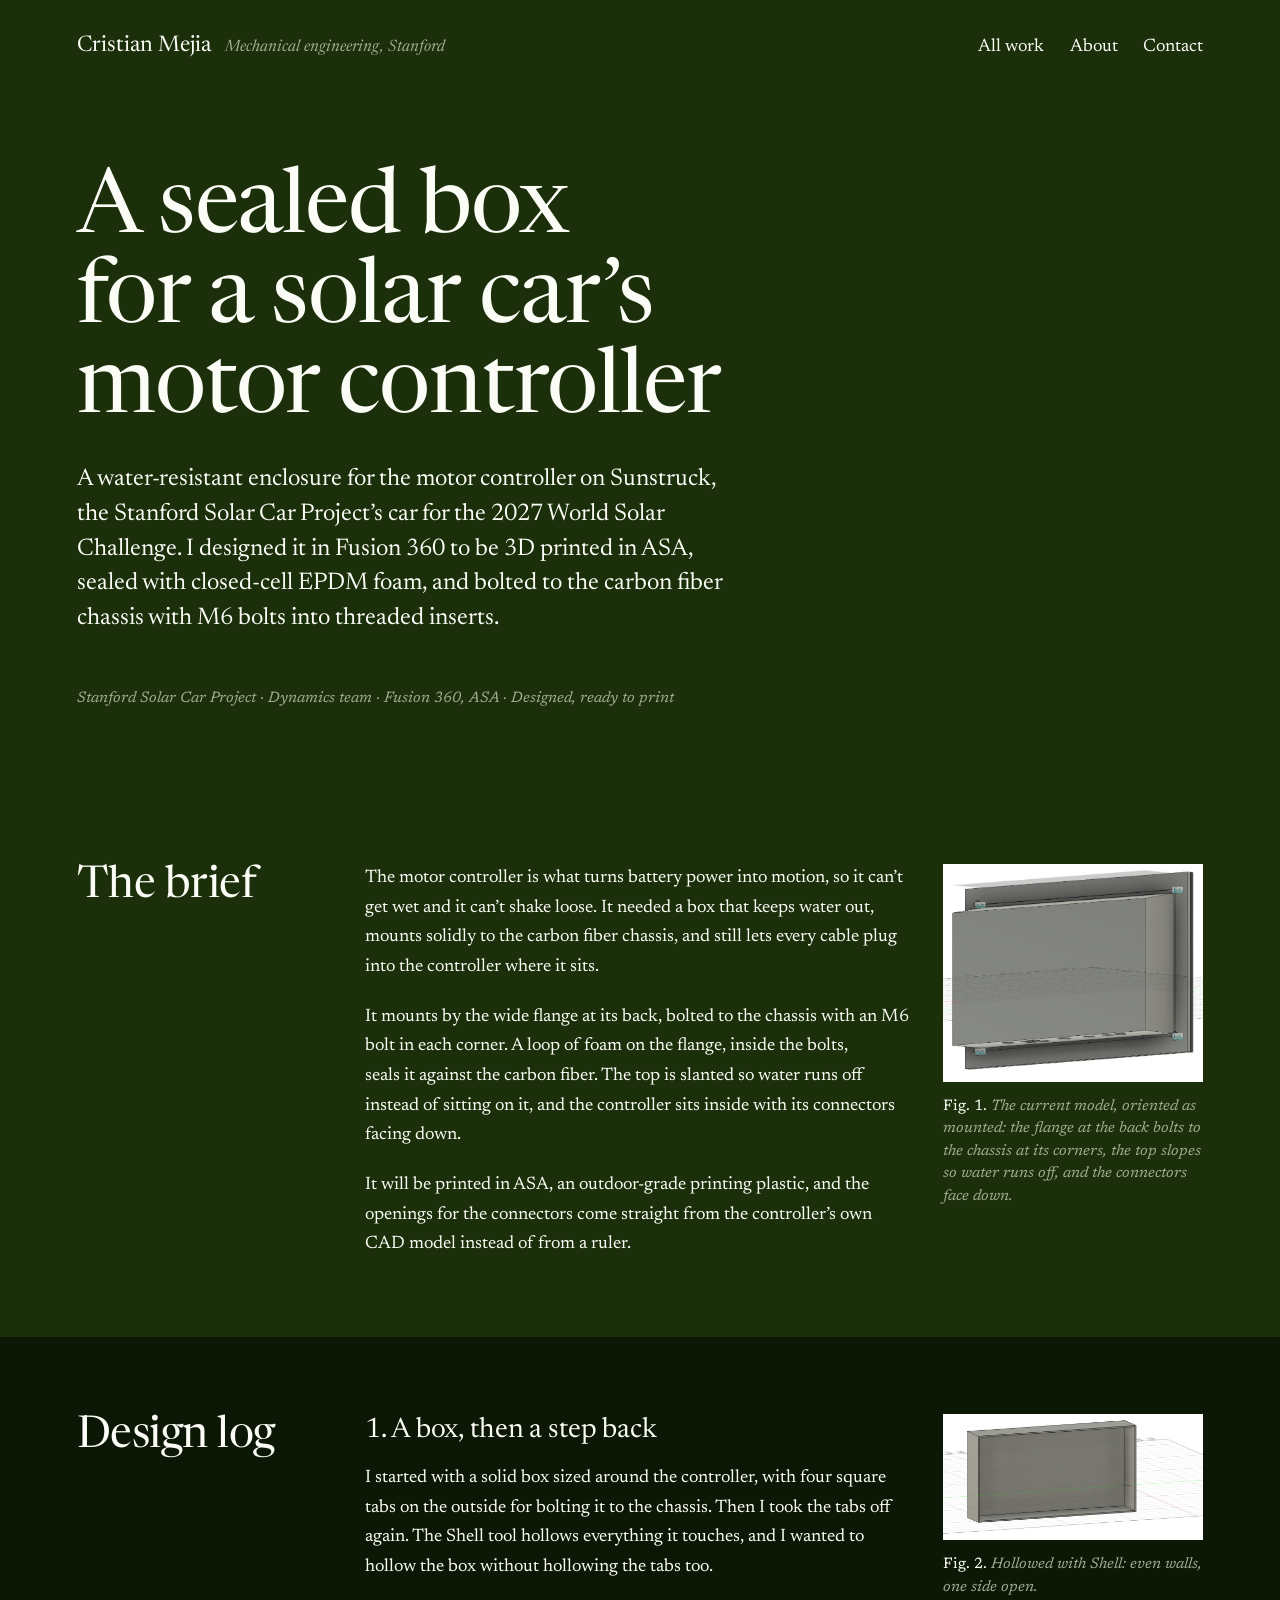
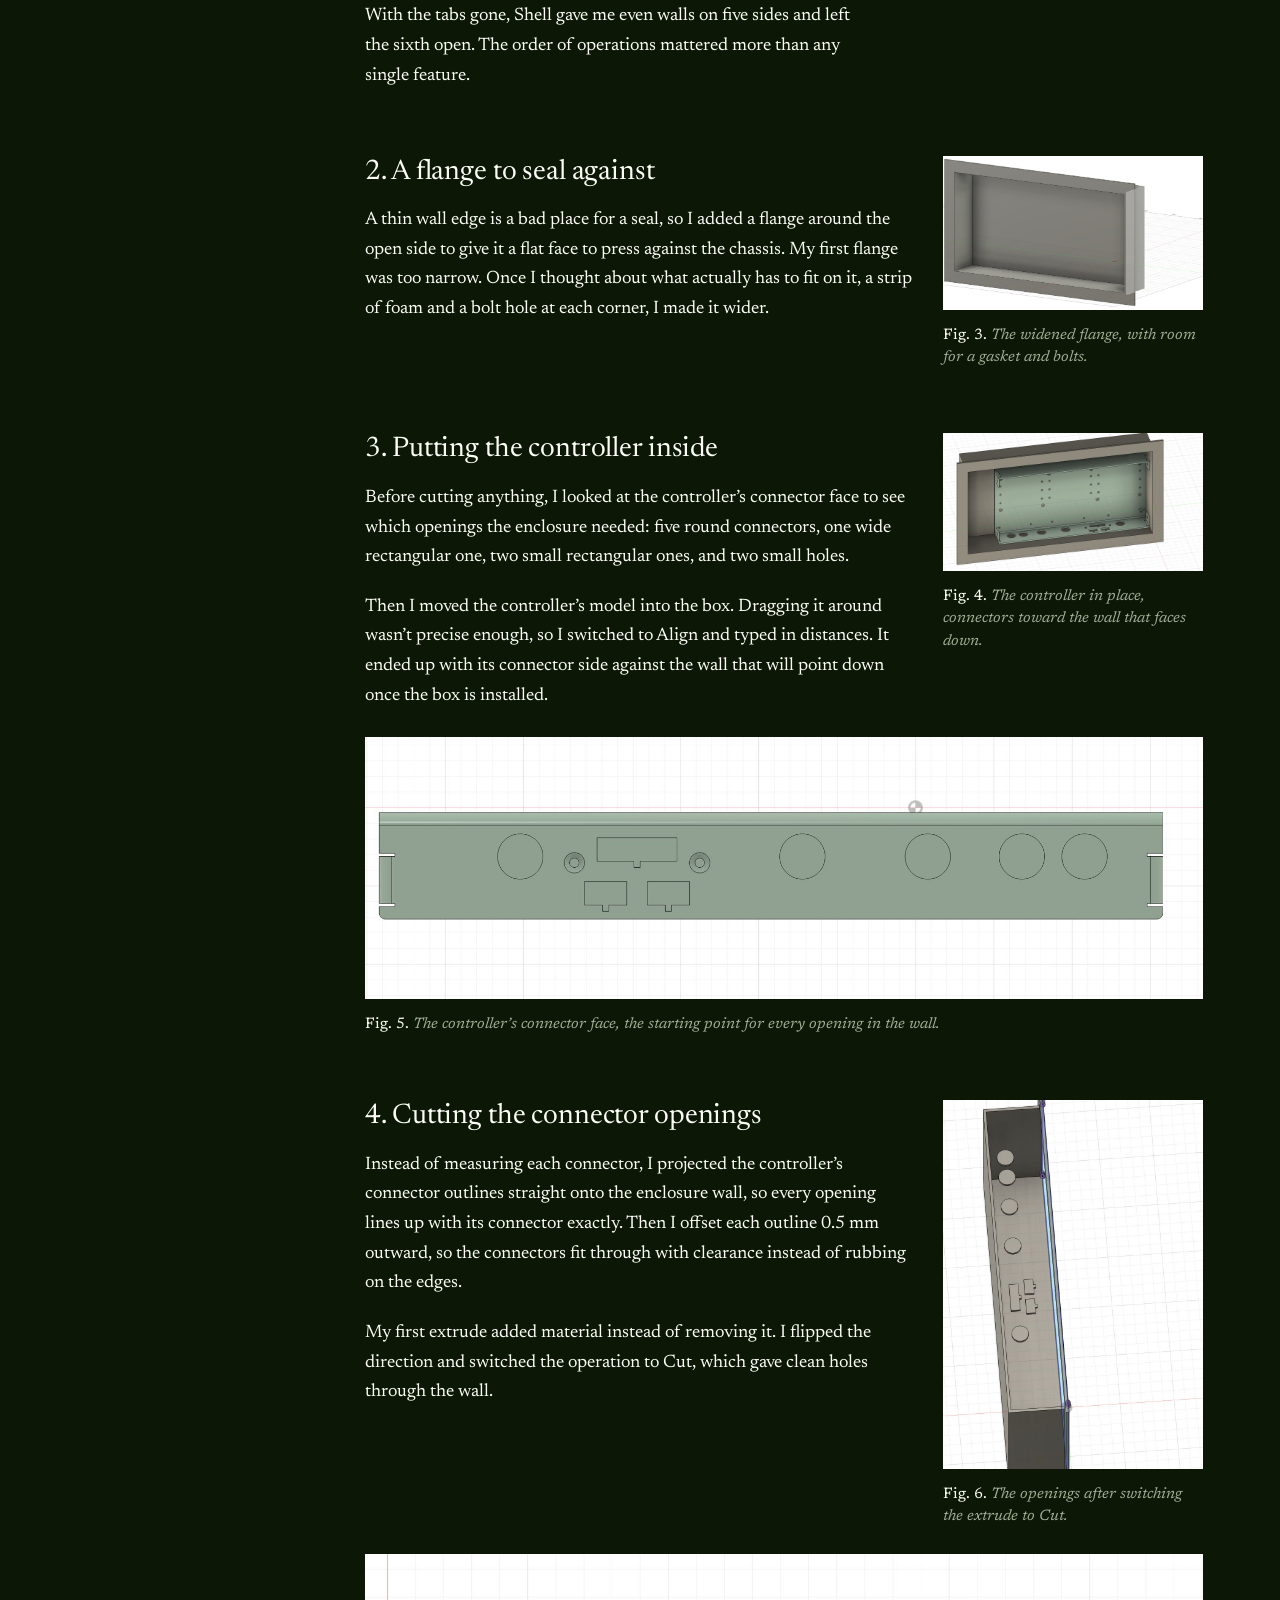
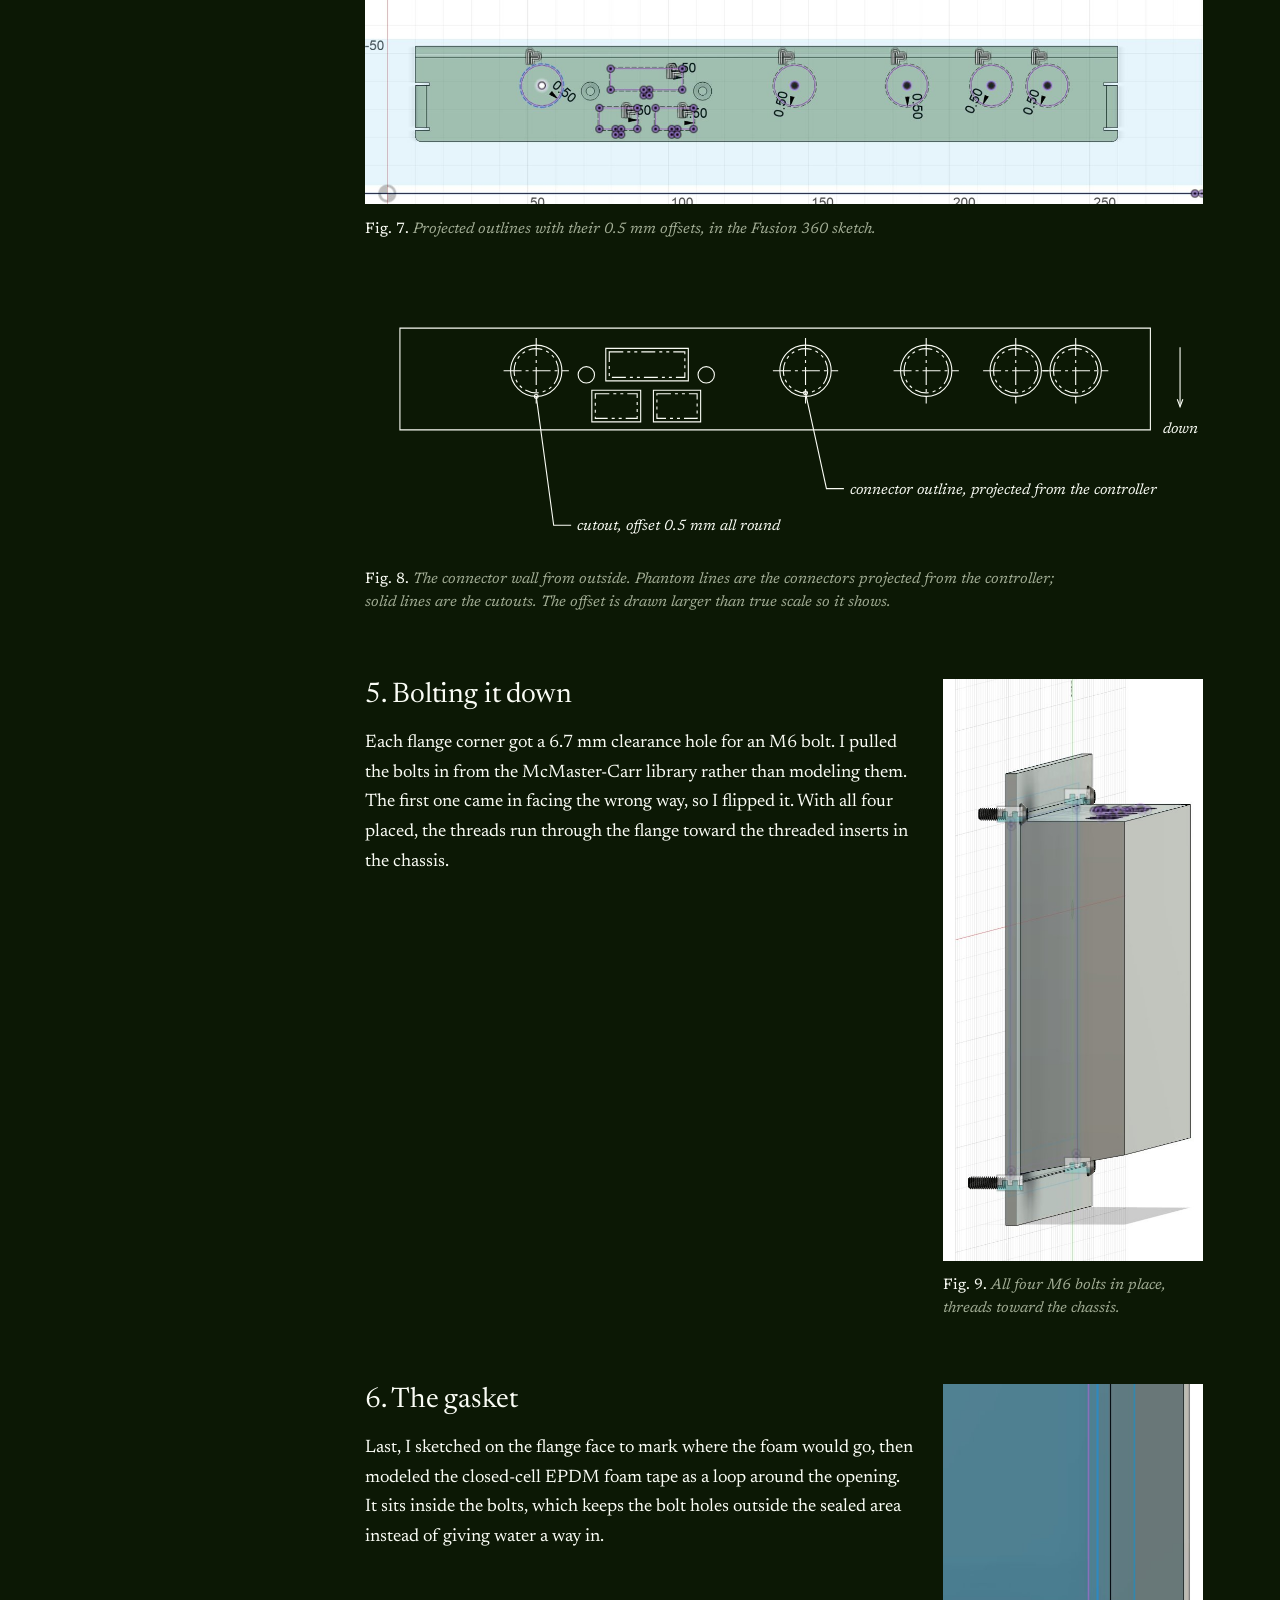
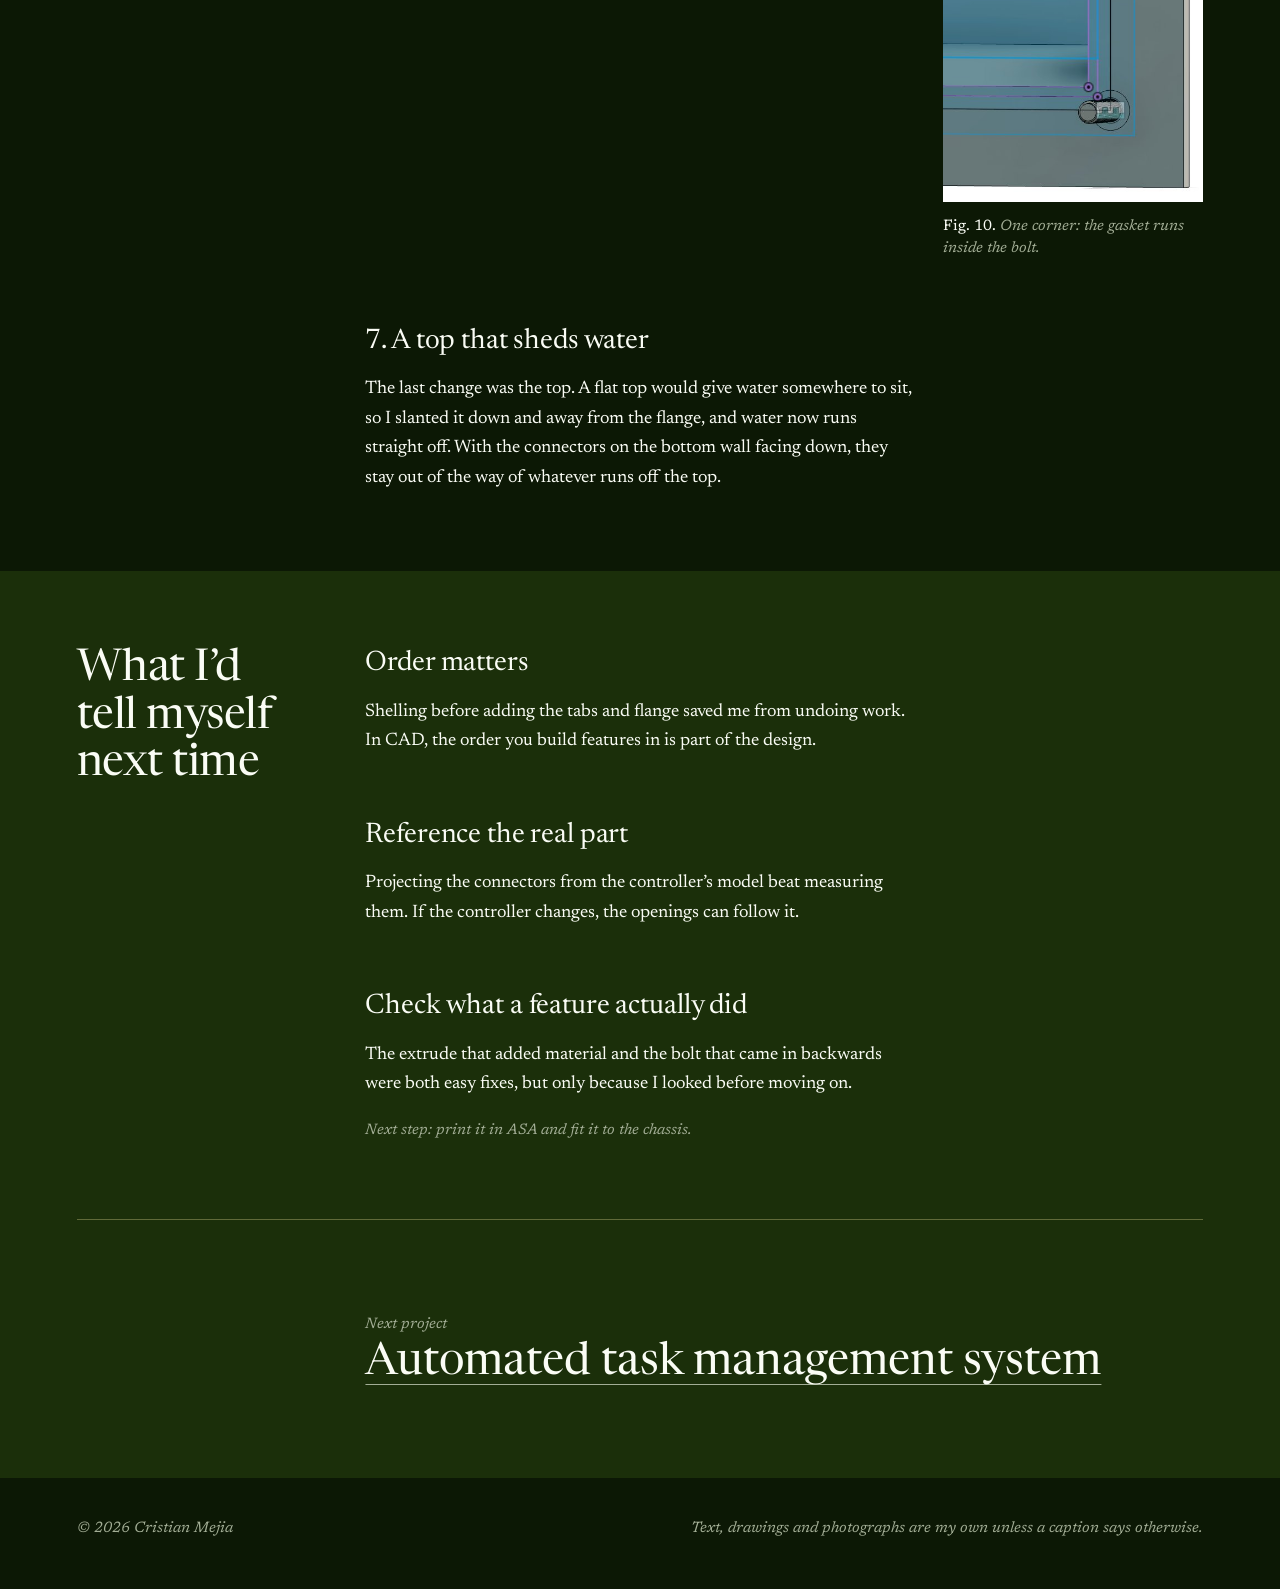
<file: projects/motor-controller-enclosure.html>
<!DOCTYPE html>
<html lang="en">
<head>
  <meta charset="UTF-8" />
  <meta name="viewport" content="width=device-width, initial-scale=1.0" />
  <title>Motor controller enclosure — Cristian Mejia</title>
  <meta name="description" content="A water-resistant, 3D-printed ASA enclosure for the motor controller on the Stanford Solar Car Project's Sunstruck, designed in Fusion 360: design log and connector layout." />
  <meta name="theme-color" content="#1B2F0A" />
  <link rel="preconnect" href="https://fonts.googleapis.com" />
  <link rel="preconnect" href="https://fonts.gstatic.com" crossorigin />
  <link href="https://fonts.googleapis.com/css2?family=Newsreader:ital,opsz,wght@0,6..72,300..600;1,6..72,300..600&display=swap" rel="stylesheet" />
  <link rel="stylesheet" href="../styles.css?v=9" />
</head>
<body>
  <a class="skip" href="#main">Skip to content</a>


  <header class="masthead wrap">
    <a class="masthead__name" href="../index.html">Cristian Mejia <span>Mechanical engineering, Stanford</span></a>
    <nav aria-label="Primary">
      <ul>
        <li><a href="../index.html#work">All work</a></li>
        <li><a href="../index.html#about">About</a></li>
        <li><a href="../index.html#contact">Contact</a></li>
      </ul>
    </nav>
  </header>

  <main id="main">
    <article aria-labelledby="title">

      <header class="article-head wrap">
        <div class="grid">
          <h1 id="title">A sealed box for a solar car’s motor controller</h1>
          <p class="standfirst">
            A water-resistant enclosure for the motor controller on Sunstruck, the Stanford Solar
            Car Project’s car for the 2027 World Solar Challenge. I designed it in Fusion 360 to be
            3D printed in ASA, sealed with closed-cell EPDM foam, and bolted to the carbon fiber
            chassis with M6 bolts into threaded inserts.
          </p>
          <p class="byline">
            <span>Stanford Solar Car Project</span><span>Dynamics team</span><span>Fusion 360, ASA</span><span>Designed, ready to print</span>
          </p>
        </div>
      </header>

      <!-- Brief -->
      <section class="sec wrap" aria-labelledby="brief">
        <div class="grid">
          <div class="sec__head"><h2 id="brief">The brief</h2></div>
          <div class="sec__body prose">
            <p>
              The motor controller is what turns battery power into motion, so it can’t get wet
              and it can’t shake loose. It needed a box that keeps water out, mounts solidly to
              the carbon fiber chassis, and still lets every cable plug into the controller where
              it sits.
            </p>
            <p>
              It mounts by the wide flange at its back, bolted to the chassis with an M6 bolt in
              each corner. A loop of foam on the flange, inside the bolts, seals it against the
              carbon fiber. The top is slanted so water runs off instead of sitting on it, and the
              controller sits inside with its connectors facing down.
            </p>
            <p>
              It will be printed in ASA, an outdoor-grade printing plastic, and the openings for the
              connectors come straight from the controller’s own CAD model instead of from a ruler.
            </p>
          </div>
          <figure class="sec__aside fig">
            <div class="photo">
              <img src="../assets/motor-controller-enclosure/10-mounted.jpg" width="758" height="633" loading="lazy" decoding="async"
                   alt="Fusion 360 model of the enclosure in its mounted orientation: a box standing out from a larger flat flange behind it, an M6 bolt at each flange corner, a top that slopes down away from the flange, and a row of connector openings in the bottom wall." />
            </div>
            <figcaption><span class="fig__no">Fig. 1.</span> The current model, oriented as mounted: the flange at the back bolts to the chassis at its corners, the top slopes so water runs off, and the connectors face down.</figcaption>
          </figure>
        </div>
      </section>

      <!-- Design log -->
      <section class="sec band" aria-labelledby="log">
        <div class="wrap">
          <div class="step">
            <div class="grid">
              <div class="sec__head"><h2 id="log">Design log</h2></div>
              <div class="sec__body prose">
                <h3>1. A box, then a step back</h3>
                <p>
                  I started with a solid box sized around the controller, with four square tabs on
                  the outside for bolting it to the chassis. Then I took the tabs off again. The
                  Shell tool hollows everything it touches, and I wanted to hollow the box without
                  hollowing the tabs too.
                </p>
                <p>
                  With the tabs gone, Shell gave me even walls on five sides and left the sixth
                  open. The order of operations mattered more than any single feature.
                </p>
              </div>
              <figure class="sec__aside fig">
                <div class="photo">
                  <img src="../assets/motor-controller-enclosure/01-shell.jpg" width="1000" height="484" loading="lazy" decoding="async"
                       alt="Fusion 360 model of a plain rectangular box hollowed out with thin, even walls and one long side left open." />
                </div>
                <figcaption><span class="fig__no">Fig. 2.</span> Hollowed with Shell: even walls, one side open.</figcaption>
              </figure>
            </div>
          </div>

          <div class="step">
            <div class="grid">
              <div class="sec__body prose">
                <h3>2. A flange to seal against</h3>
                <p>
                  A thin wall edge is a bad place for a seal, so I added a flange around the open
                  side to give it a flat face to press against the chassis. My first flange was too
                  narrow. Once I thought about what actually has to fit on it, a strip of foam
                  and a bolt hole at each corner, I made it wider.
                </p>
              </div>
              <figure class="sec__aside fig">
                <div class="photo">
                  <img src="../assets/motor-controller-enclosure/02-flange.jpg" width="1600" height="949" loading="lazy" decoding="async"
                       alt="The hollow box from its open side, now surrounded by a wide, flat flange." />
                </div>
                <figcaption><span class="fig__no">Fig. 3.</span> The widened flange, with room for a gasket and bolts.</figcaption>
              </figure>
            </div>
          </div>

          <div class="step">
            <div class="grid">
              <div class="sec__body prose">
                <h3>3. Putting the controller inside</h3>
                <p>
                  Before cutting anything, I looked at the controller’s connector face to see which
                  openings the enclosure needed: five round connectors, one wide rectangular one,
                  two small rectangular ones, and two small holes.
                </p>
                <p>
                  Then I moved the controller’s model into the box. Dragging it around wasn’t
                  precise enough, so I switched to Align and typed in distances. It ended up with
                  its connector side against the wall that will point down once the box is
                  installed.
                </p>
              </div>
              <figure class="sec__aside fig">
                <div class="photo">
                  <img src="../assets/motor-controller-enclosure/04-controller-in-place.jpg" width="1445" height="768" loading="lazy" decoding="async"
                       alt="The enclosure from its open side with the motor controller model sitting inside, its row of connectors against the lower long wall." />
                </div>
                <figcaption><span class="fig__no">Fig. 4.</span> The controller in place, connectors toward the wall that faces down.</figcaption>
              </figure>
              <figure class="sec__wide fig">
                <div class="photo">
                  <img src="../assets/motor-controller-enclosure/03-connector-face.jpg" width="1600" height="501" loading="lazy" decoding="async"
                       alt="Straight-on view of the motor controller’s long connector face: five large round connectors, a wide rectangular connector above two small keyed rectangular ones, and two small round holes." />
                </div>
                <figcaption><span class="fig__no">Fig. 5.</span> The controller’s connector face, the starting point for every opening in the wall.</figcaption>
              </figure>
            </div>
          </div>

          <div class="step">
            <div class="grid">
              <div class="sec__body prose">
                <h3>4. Cutting the connector openings</h3>
                <p>
                  Instead of measuring each connector, I projected the controller’s connector
                  outlines straight onto the enclosure wall, so every opening lines up with its
                  connector exactly. Then I offset each outline 0.5 mm outward, so the connectors
                  fit through with clearance instead of rubbing on the edges.
                </p>
                <p>
                  My first extrude added material instead of removing it. I flipped the direction
                  and switched the operation to Cut, which gave clean holes through the wall.
                </p>
              </div>
              <figure class="sec__aside fig">
                <div class="photo">
                  <img src="../assets/motor-controller-enclosure/06-cut-fixed.jpg" width="848" height="1202" loading="lazy" decoding="async"
                       alt="The enclosure tilted on end, showing the connector wall with its round and rectangular openings now cut cleanly through." />
                </div>
                <figcaption><span class="fig__no">Fig. 6.</span> The openings after switching the extrude to Cut.</figcaption>
              </figure>
              <figure class="sec__wide fig">
                <div class="photo">
                  <img src="../assets/motor-controller-enclosure/05-clearance-offsets.jpg" width="1600" height="478" loading="lazy" decoding="async"
                       alt="Fusion 360 sketch on the connector wall: each projected connector outline has a slightly larger offset outline around it, with 0.50 mm offset dimensions." />
                </div>
                <figcaption><span class="fig__no">Fig. 7.</span> Projected outlines with their 0.5 mm offsets, in the Fusion 360 sketch.</figcaption>
              </figure>
              <figure class="sec__wide fig">
<!-- FIG:connector_wall -->
<svg class="fig-art" viewBox="0 0 960 330" role="img" aria-labelledby="cwall-t cwall-d" fill="none" stroke="currentColor" stroke-width="1.1"><title id="cwall-t">Connector wall of the enclosure, seen from outside</title><desc id="cwall-d">Front view drawn in white hairlines of the long wall that faces down when the enclosure is installed. Phantom outlines show the motor controller’s connectors projected onto the wall: five round connectors, one wide rectangular connector and two small rectangular ones. Each is surrounded by a solid outline, the cutout, offset outward for clearance. Two small round holes sit between them. Centerlines cross each round connector, an arrow beside the wall points down, and leader lines label a connector outline and a cutout.</desc><rect x="40" y="70" width="860" height="116.7"/><circle class="ph" cx="196.2" cy="118.9" r="25.4"/><circle cx="196.2" cy="118.9" r="29.4"/><line class="cl" x1="158.8" y1="118.9" x2="233.6" y2="118.9"/><line class="cl" x1="196.2" y1="81.5" x2="196.2" y2="156.3"/><circle class="ph" cx="504.8" cy="118.9" r="25.4"/><circle cx="504.8" cy="118.9" r="29.4"/><line class="cl" x1="467.4" y1="118.9" x2="542.2" y2="118.9"/><line class="cl" x1="504.8" y1="81.5" x2="504.8" y2="156.3"/><circle class="ph" cx="643.1" cy="118.9" r="25.4"/><circle cx="643.1" cy="118.9" r="29.4"/><line class="cl" x1="605.7" y1="118.9" x2="680.5" y2="118.9"/><line class="cl" x1="643.1" y1="81.5" x2="643.1" y2="156.3"/><circle class="ph" cx="745.7" cy="118.9" r="25.4"/><circle cx="745.7" cy="118.9" r="29.4"/><line class="cl" x1="708.3" y1="118.9" x2="783.1" y2="118.9"/><line class="cl" x1="745.7" y1="81.5" x2="745.7" y2="156.3"/><circle class="ph" cx="814.4" cy="118.9" r="25.4"/><circle cx="814.4" cy="118.9" r="29.4"/><line class="cl" x1="777" y1="118.9" x2="851.8" y2="118.9"/><line class="cl" x1="814.4" y1="81.5" x2="814.4" y2="156.3"/><circle cx="253.6" cy="123.6" r="9.4"/><circle cx="391" cy="123.6" r="9.4"/><rect class="ph" x="279.9" y="97.3" width="86.6" height="29.2"/><rect x="275.9" y="93.3" width="94.6" height="37.2"/><rect class="ph" x="263.9" y="145.3" width="48" height="28.2"/><rect x="259.9" y="141.3" width="56" height="36.2"/><rect class="ph" x="334.5" y="145.3" width="46.1" height="28.2"/><rect x="330.5" y="141.3" width="54.1" height="36.2"/><line x1="934" y1="92" x2="934" y2="160"/><path d="M930.8 151.6 L934 160 L937.2 151.6"/><text class="word" x="934" y="190" text-anchor="middle" font-size="17">down</text><path d="M504.8 144.3 L528.8 254 L548.8 254"/><circle cx="504.8" cy="144.3" r="2.2"/><text class="word" x="555.8" y="259.9" font-size="17">connector outline, projected from the controller</text><text class="key" x="555.8" y="269.7" font-size="43.6">a</text><path d="M196.2 148.3 L216.2 296 L236.2 296"/><circle cx="196.2" cy="148.3" r="2.2"/><text class="word" x="243.2" y="301.9" font-size="17">cutout, offset 0.5 mm all round</text><text class="key" x="243.2" y="311.7" font-size="43.6">b</text></svg>
<!-- /FIG:connector_wall -->
                <figcaption>
                  <span class="fig__no">Fig. 8.</span>
                  The connector wall from outside. Phantom lines are the connectors projected from the
                  controller; solid lines are the cutouts. The offset is drawn larger than true scale so it shows.
                  <span class="fig__key">a, connector outline, projected from the controller; b, cutout, offset 0.5 mm all round.</span>
                </figcaption>
              </figure>
            </div>
          </div>

          <div class="step">
            <div class="grid">
              <div class="sec__body prose">
                <h3>5. Bolting it down</h3>
                <p>
                  Each flange corner got a 6.7 mm clearance hole for an M6 bolt. I pulled the bolts
                  in from the McMaster-Carr library rather than modeling them. The first one came in
                  facing the wrong way, so I flipped it. With all four placed, the threads run
                  through the flange toward the threaded inserts in the chassis.
                </p>
              </div>
              <figure class="sec__aside fig">
                <div class="photo">
                  <img src="../assets/motor-controller-enclosure/07-bolts.jpg" width="514" height="1148" loading="lazy" decoding="async"
                       alt="Side view of the enclosure standing on end, with M6 bolts through the flange at top and bottom and their threads sticking out toward where the chassis would be." />
                </div>
                <figcaption><span class="fig__no">Fig. 9.</span> All four M6 bolts in place, threads toward the chassis.</figcaption>
              </figure>
            </div>
          </div>

          <div class="step">
            <div class="grid">
              <div class="sec__body prose">
                <h3>6. The gasket</h3>
                <p>
                  Last, I sketched on the flange face to mark where the foam would go, then
                  modeled the closed-cell EPDM foam tape as a loop around the opening. It sits
                  inside the bolts, which keeps the bolt holes outside the sealed area instead of
                  giving water a way in.
                </p>
              </div>
              <figure class="sec__aside fig">
                <div class="photo">
                  <img src="../assets/motor-controller-enclosure/08-gasket.jpg" width="471" height="755" loading="lazy" decoding="async"
                       alt="Close-up of one flange corner: the foam gasket outline runs around the opening just inside a corner bolt." />
                </div>
                <figcaption><span class="fig__no">Fig. 10.</span> One corner: the gasket runs inside the bolt.</figcaption>
              </figure>
            </div>
          </div>

          <div class="step">
            <div class="grid">
              <div class="sec__body prose">
                <h3>7. A top that sheds water</h3>
                <p>
                  The last change was the top. A flat top would give water somewhere to sit, so I
                  slanted it down and away from the flange, and water now runs straight off. With the
                  connectors on the bottom wall facing down, they stay out of the way of whatever
                  runs off the top.
                </p>
              </div>
            </div>
          </div>
        </div>
      </section>

      <!-- Learned -->
      <section class="sec wrap" aria-labelledby="learned">
          <div class="grid">
            <div class="sec__head"><h2 id="learned">What I’d tell myself next time</h2></div>
            <div class="sec__body prose">
              <h3>Order matters</h3>
              <p>
                Shelling before adding the tabs and flange saved me from undoing work. In CAD, the
                order you build features in is part of the design.
              </p>
              <h3>Reference the real part</h3>
              <p>
                Projecting the connectors from the controller’s model beat measuring them. If the
                controller changes, the openings can follow it.
              </p>
              <h3>Check what a feature actually did</h3>
              <p>
                The extrude that added material and the bolt that came in backwards were both easy
                fixes, but only because I looked before moving on.
              </p>
              <p class="byline">Next step: print it in ASA and fit it to the chassis.</p>
            </div>
          </div>
      </section>
    </article>

    <hr class="rule wrap-rule" />

    <nav class="nextnav wrap" aria-label="Next project">
      <div class="grid">
        <p><span class="byline">Next project</span><br /><a href="task-manager.html">Automated task management system</a></p>
      </div>
    </nav>
  </main>

  <footer class="footer band">
    <div class="wrap">
      <p class="small">© 2026 Cristian Mejia</p>
      <p class="small">Text, drawings and photographs are my own unless a caption says otherwise.</p>
    </div>
  </footer>
</body>
</html>
</file>
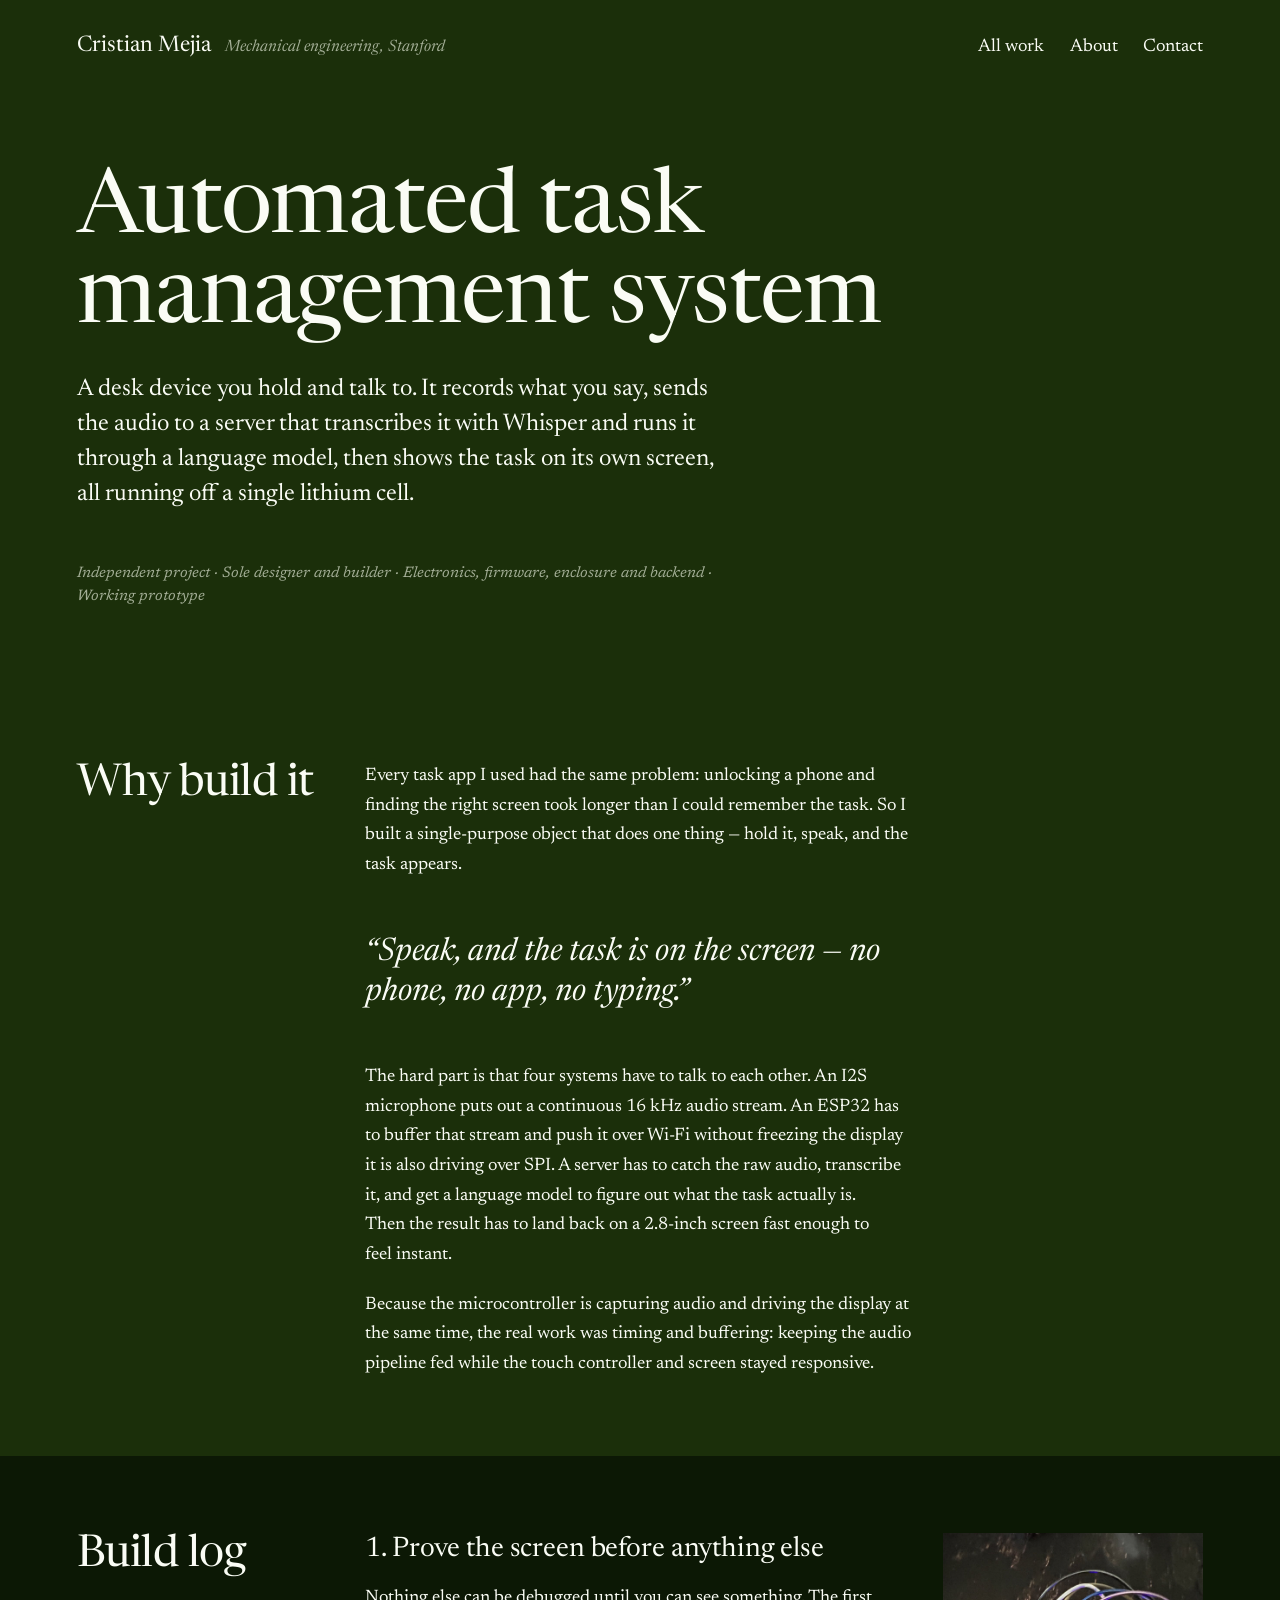
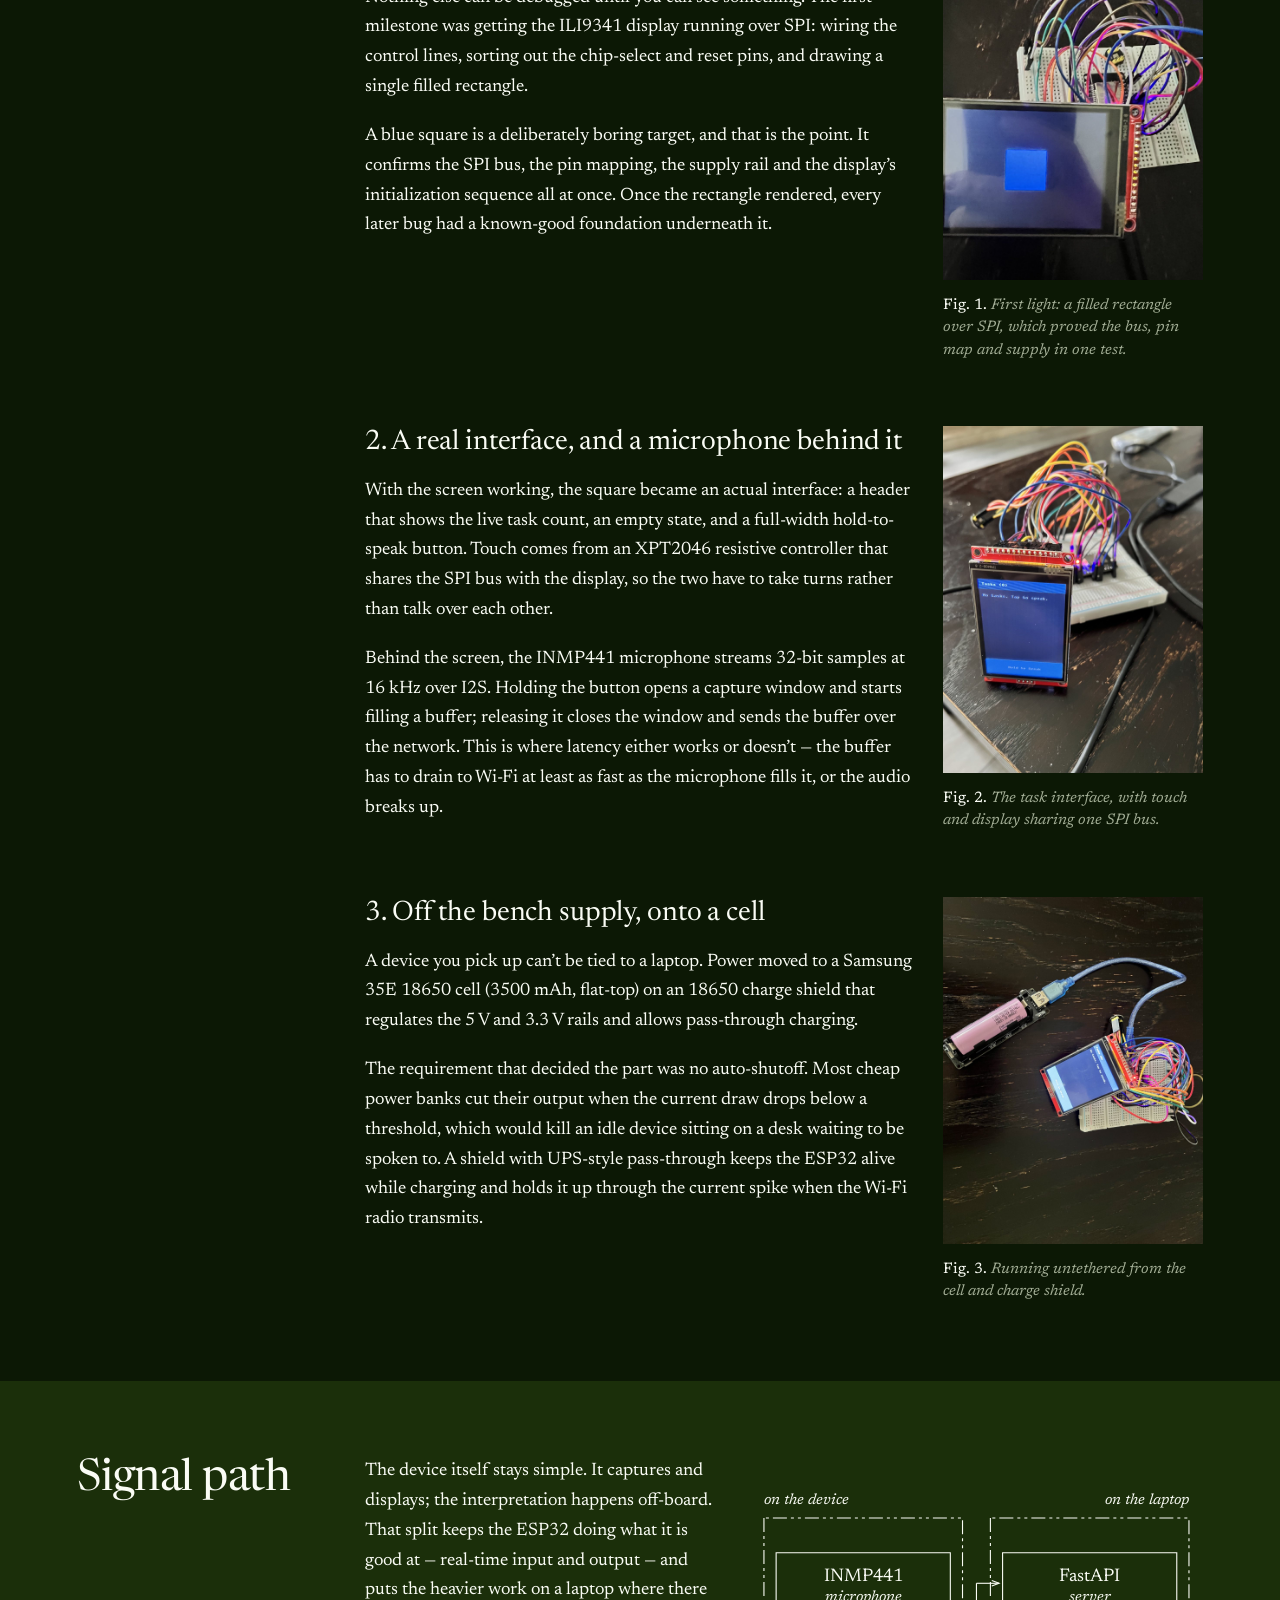
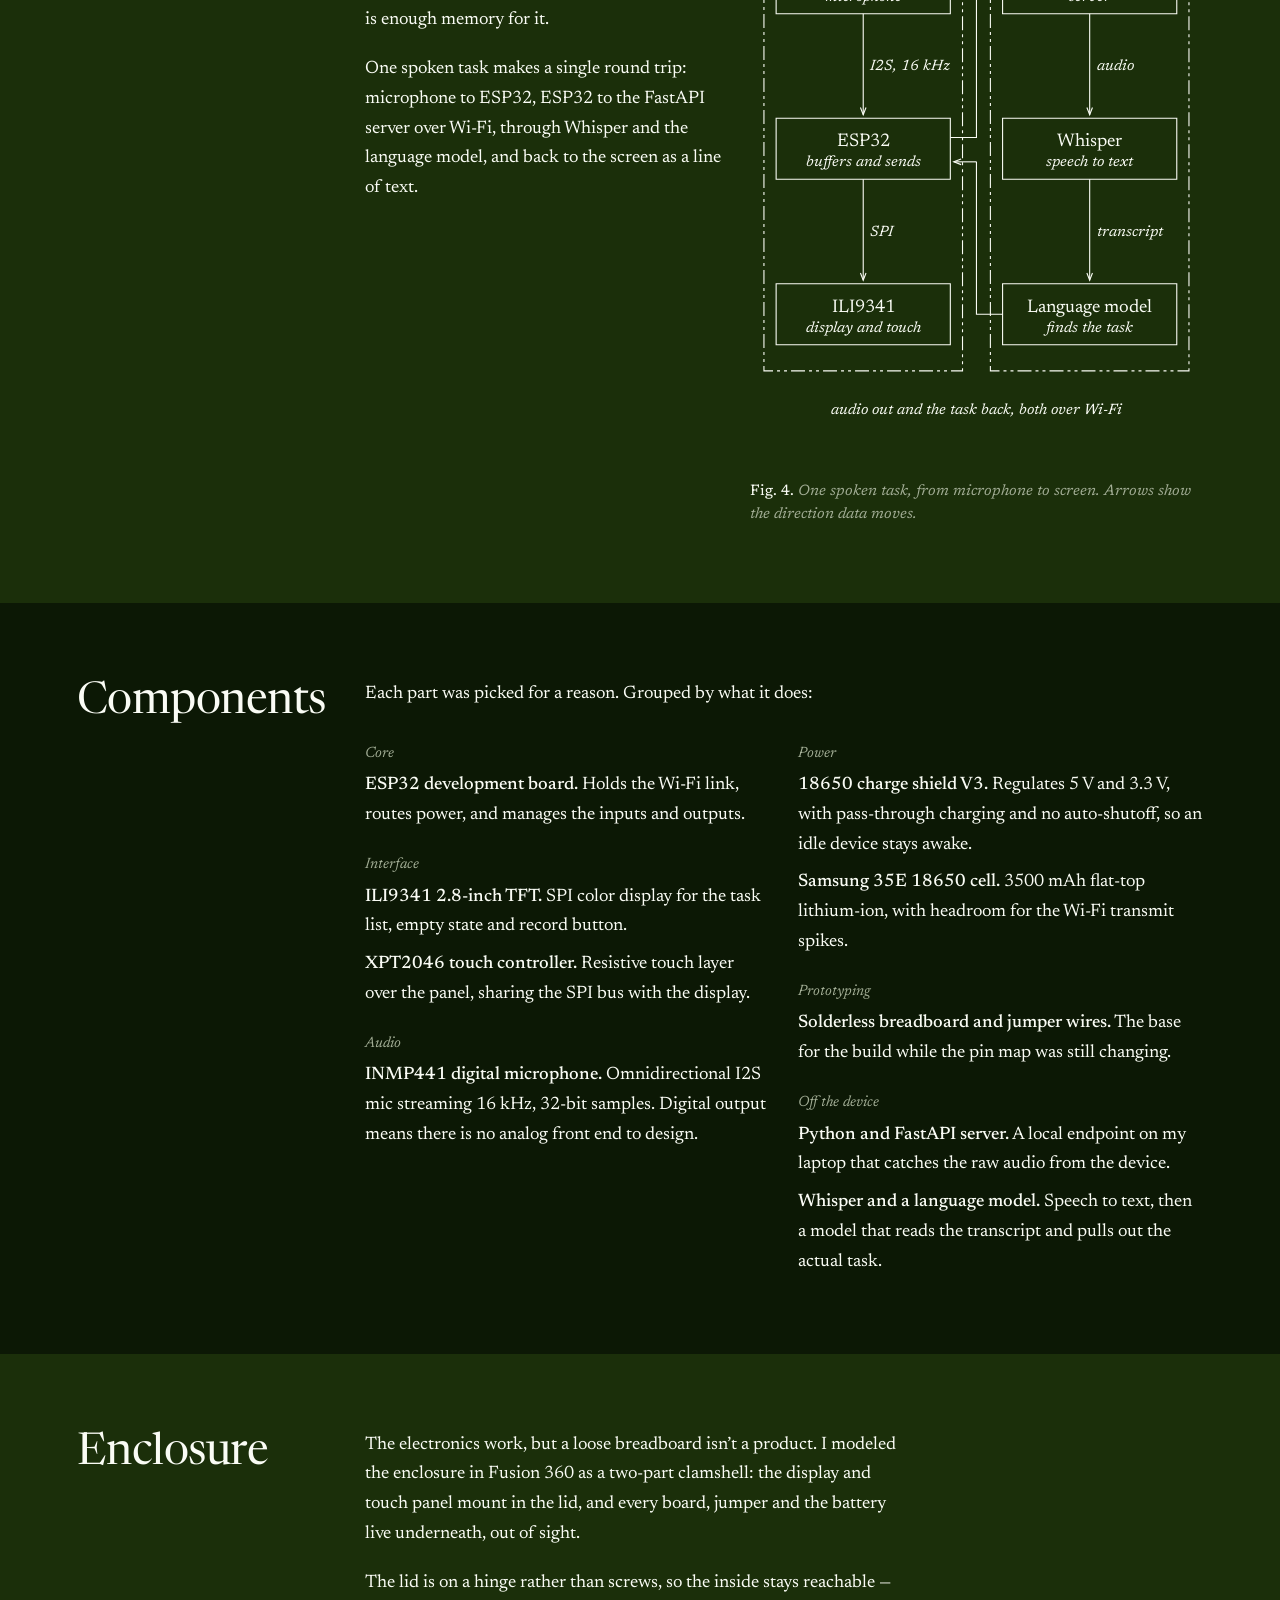
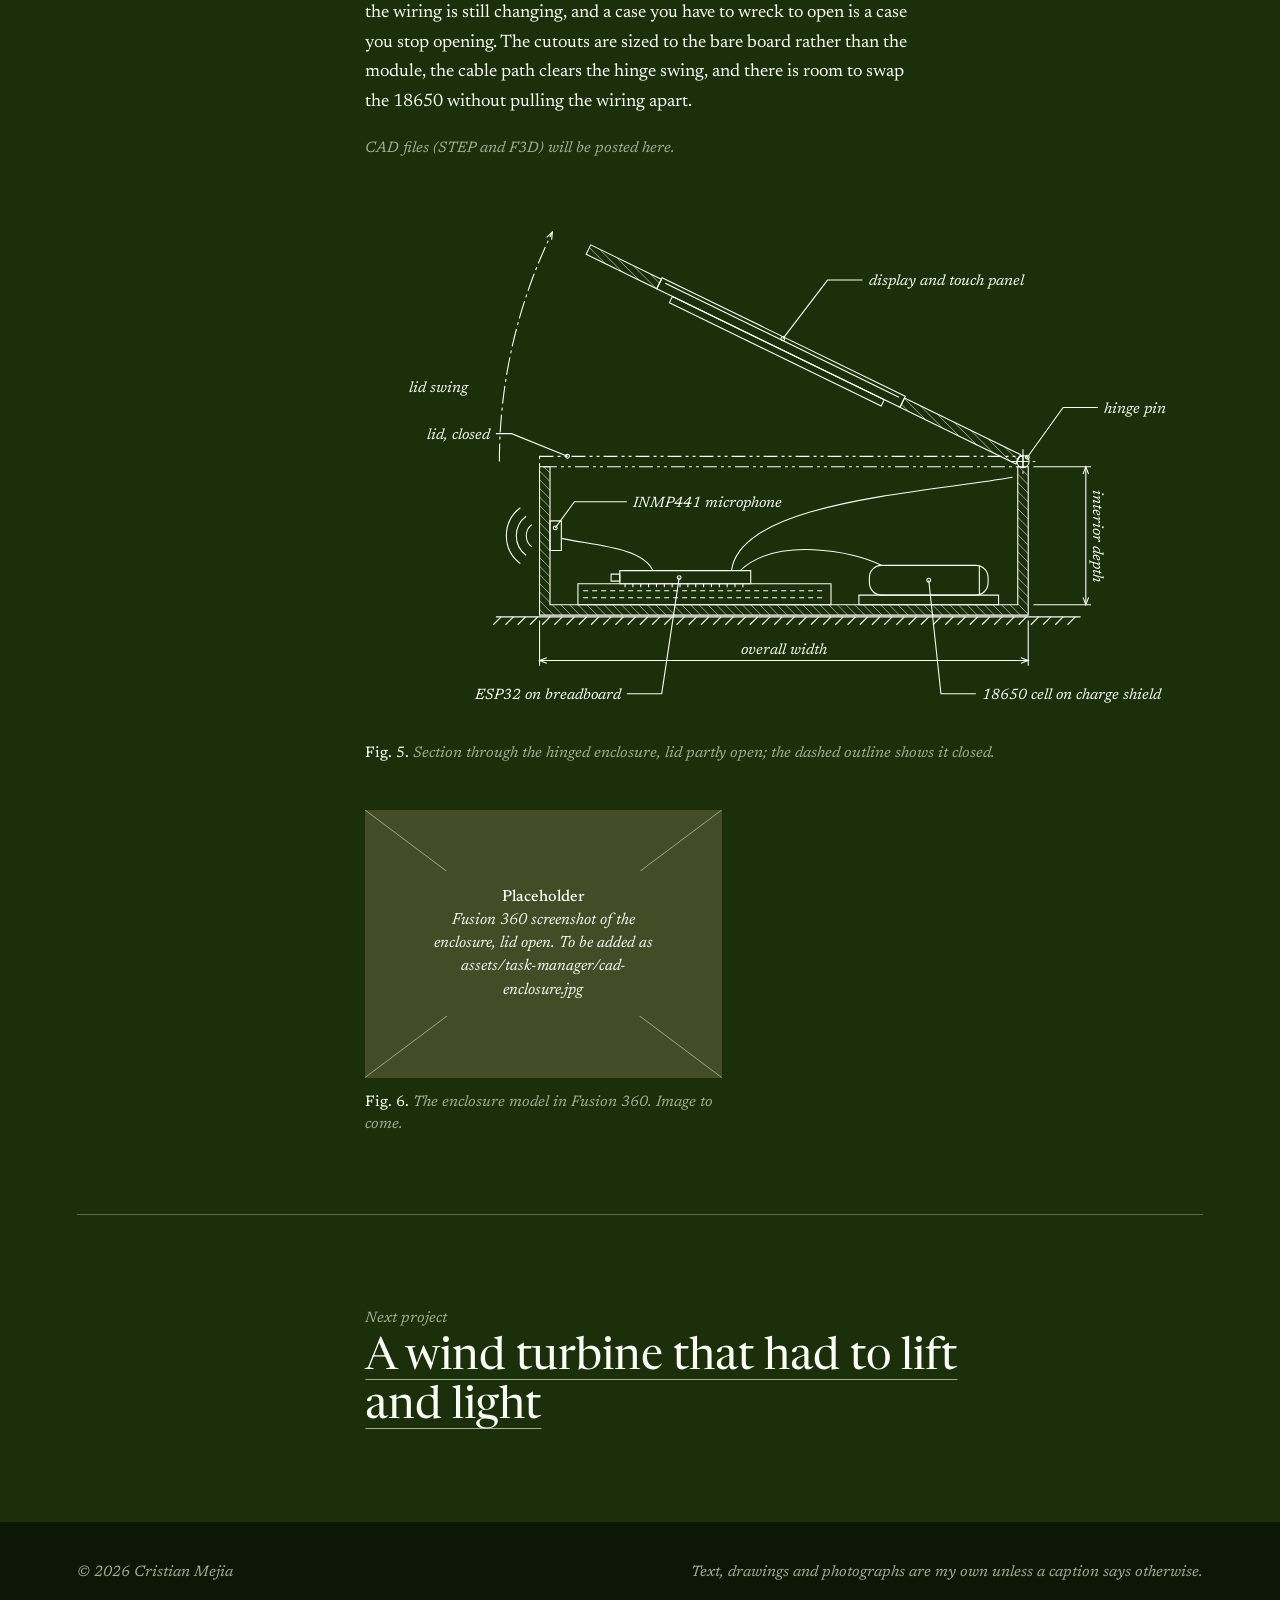
<file: projects/task-manager.html>
<!DOCTYPE html>
<html lang="en">
<head>
  <meta charset="UTF-8" />
  <meta name="viewport" content="width=device-width, initial-scale=1.0" />
  <title>Automated task management system — Cristian Mejia</title>
  <meta name="description" content="A voice-driven, battery-powered ESP32 task device with a hinged Fusion 360 enclosure: build log, signal path, components and enclosure design." />
  <meta name="theme-color" content="#1B2F0A" />
  <link rel="preconnect" href="https://fonts.googleapis.com" />
  <link rel="preconnect" href="https://fonts.gstatic.com" crossorigin />
  <link href="https://fonts.googleapis.com/css2?family=Newsreader:ital,opsz,wght@0,6..72,300..600;1,6..72,300..600&display=swap" rel="stylesheet" />
  <link rel="stylesheet" href="../styles.css?v=9" />
</head>
<body>
  <a class="skip" href="#main">Skip to content</a>


  <header class="masthead wrap">
    <a class="masthead__name" href="../index.html">Cristian Mejia <span>Mechanical engineering, Stanford</span></a>
    <nav aria-label="Primary">
      <ul>
        <li><a href="../index.html#work">All work</a></li>
        <li><a href="../index.html#about">About</a></li>
        <li><a href="../index.html#contact">Contact</a></li>
      </ul>
    </nav>
  </header>

  <main id="main">
    <article aria-labelledby="title">

      <header class="article-head wrap">
        <div class="grid">
          <h1 id="title">Automated task management system</h1>
          <p class="standfirst">
            A desk device you hold and talk to. It records what you say, sends the audio to a
            server that transcribes it with Whisper and runs it through a language model, then
            shows the task on its own screen, all running off a single lithium cell.
          </p>
          <p class="byline">
            <span>Independent project</span><span>Sole designer and builder</span><span>Electronics, firmware, enclosure and backend</span><span>Working prototype</span>
          </p>
        </div>
      </header>

      <!-- Why -->
      <section class="sec wrap" aria-labelledby="why">
        <div class="grid">
          <div class="sec__head"><h2 id="why">Why build it</h2></div>
          <div class="sec__body prose">
            <p>
              Every task app I used had the same problem: unlocking a phone and finding the right
              screen took longer than I could remember the task. So I built a single-purpose
              object that does one thing — hold it, speak, and the task appears.
            </p>
            <p class="pull">“Speak, and the task is on the screen — no phone, no app, no typing.”</p>
            <p>
              The hard part is that four systems have to talk to each other. An I2S microphone puts
              out a continuous 16 kHz audio stream. An ESP32 has to buffer that stream and push it
              over Wi-Fi without freezing the display it is also driving over SPI. A server has to
              catch the raw audio, transcribe it, and get a language model to figure out what the
              task actually is. Then the result has to land back on a 2.8-inch screen fast enough
              to feel instant.
            </p>
            <p>
              Because the microcontroller is capturing audio and driving the display at the same
              time, the real work was timing and buffering: keeping the audio pipeline fed while
              the touch controller and screen stayed responsive.
            </p>
          </div>
        </div>
      </section>

      <!-- Build log -->
      <section class="sec band" aria-labelledby="log">
        <div class="wrap">
          <div class="step">
            <div class="grid">
              <div class="sec__head"><h2 id="log">Build log</h2></div>
              <div class="sec__body prose">
                <h3>1. Prove the screen before anything else</h3>
                <p>
                  Nothing else can be debugged until you can see something. The first milestone
                  was getting the ILI9341 display running over SPI: wiring the control lines,
                  sorting out the chip-select and reset pins, and drawing a single filled rectangle.
                </p>
                <p>
                  A blue square is a deliberately boring target, and that is the point. It confirms
                  the SPI bus, the pin mapping, the supply rail and the display’s initialization
                  sequence all at once. Once the rectangle rendered, every later bug had a
                  known-good foundation underneath it.
                </p>
              </div>
              <figure class="sec__aside fig">
                <div class="photo">
                  <img src="../assets/task-manager/01-first-light.jpg" width="1200" height="1600" loading="lazy" decoding="async"
                       alt="The 2.8-inch display lying flat and showing a solid square, wired with jumper cables to a breadboard holding an ESP32." />
                </div>
                <figcaption><span class="fig__no">Fig. 1.</span> First light: a filled rectangle over SPI, which proved the bus, pin map and supply in one test.</figcaption>
              </figure>
            </div>
          </div>

          <div class="step">
            <div class="grid">
              <div class="sec__body prose">
                <h3>2. A real interface, and a microphone behind it</h3>
                <p>
                  With the screen working, the square became an actual interface: a header that
                  shows the live task count, an empty state, and a full-width hold-to-speak button.
                  Touch comes from an XPT2046 resistive controller that shares the SPI bus with the
                  display, so the two have to take turns rather than talk over each other.
                </p>
                <p>
                  Behind the screen, the INMP441 microphone streams 32-bit samples at 16 kHz over
                  I2S. Holding the button opens a capture window and starts filling a buffer;
                  releasing it closes the window and sends the buffer over the network. This is
                  where latency either works or doesn’t — the buffer has to drain to Wi-Fi at least
                  as fast as the microphone fills it, or the audio breaks up.
                </p>
              </div>
              <figure class="sec__aside fig">
                <div class="photo">
                  <img src="../assets/task-manager/02-task-ui.jpg" width="1200" height="1600" loading="lazy" decoding="async"
                       alt="The display standing upright with the task interface: a Tasks (0) header, the line No tasks, tap to speak, and a Hold to Speak button, with jumper wires behind it." />
                </div>
                <figcaption><span class="fig__no">Fig. 2.</span> The task interface, with touch and display sharing one SPI bus.</figcaption>
              </figure>
            </div>
          </div>

          <div class="step">
            <div class="grid">
              <div class="sec__body prose">
                <h3>3. Off the bench supply, onto a cell</h3>
                <p>
                  A device you pick up can’t be tied to a laptop. Power moved to a Samsung 35E 18650
                  cell (3500 mAh, flat-top) on an 18650 charge shield that regulates the 5 V and
                  3.3 V rails and allows pass-through charging.
                </p>
                <p>
                  The requirement that decided the part was no auto-shutoff. Most cheap power banks
                  cut their output when the current draw drops below a threshold, which would kill
                  an idle device sitting on a desk waiting to be spoken to. A shield with UPS-style
                  pass-through keeps the ESP32 alive while charging and holds it up through the
                  current spike when the Wi-Fi radio transmits.
                </p>
              </div>
              <figure class="sec__aside fig">
                <div class="photo">
                  <img src="../assets/task-manager/03-battery.jpg" width="1200" height="1600" loading="lazy" decoding="async"
                       alt="Top-down view of the assembly: an 18650 cell in a black charge shield connected by a USB cable to the breadboard and display, which is running the task interface." />
                </div>
                <figcaption><span class="fig__no">Fig. 3.</span> Running untethered from the cell and charge shield.</figcaption>
              </figure>
            </div>
          </div>
        </div>
      </section>

      <!-- Signal path -->
      <section class="sec wrap" aria-labelledby="path">
        <div class="grid">
          <div class="sec__head"><h2 id="path">Signal path</h2></div>
          <div class="sec__half-l prose">
            <p>
              The device itself stays simple. It captures and displays; the interpretation happens
              off-board. That split keeps the ESP32 doing what it is good at — real-time input and
              output — and puts the heavier work on a laptop where there is enough memory for it.
            </p>
            <p>
              One spoken task makes a single round trip: microphone to ESP32, ESP32 to the FastAPI
              server over Wi-Fi, through Whisper and the language model, and back to the screen as
              a line of text.
            </p>
          </div>
          <figure class="sec__half-r fig">
<!-- FIG:signal -->
<svg class="fig-art" viewBox="0 0 520 700" role="img" aria-labelledby="sig-t sig-d" fill="none" stroke="currentColor" stroke-width="1.1"><title id="sig-t">Signal path from microphone to screen</title><desc id="sig-d">Flow diagram in white hairlines with two dashed groups: the device on the left and a laptop server on the right. On the device, the INMP441 microphone sends I2S audio at 16 kHz down to the ESP32. The ESP32 sends the audio over Wi-Fi to a FastAPI server, which passes it down to Whisper for transcription, then the transcript down to a language model. The extracted task goes back over Wi-Fi to the ESP32, which draws it on the ILI9341 display over SPI.</desc><path class="ph" d="M16 70 L16 590 L244 590 L244 70 Z"/><path class="ph" d="M276 70 L276 590 L504 590 L504 70 Z"/><text x="16" y="54" font-size="17">on the device</text><text x="504" y="54" text-anchor="end" font-size="17">on the laptop</text><rect x="30" y="110" width="200" height="70"/><text class="up" x="130" y="142" text-anchor="middle" font-size="21">INMP441</text><text x="130" y="165" text-anchor="middle" font-size="17">microphone</text><rect x="30" y="300" width="200" height="70"/><text class="up" x="130" y="332" text-anchor="middle" font-size="21">ESP32</text><text x="130" y="355" text-anchor="middle" font-size="17">buffers and sends</text><rect x="30" y="490" width="200" height="70"/><text class="up" x="130" y="522" text-anchor="middle" font-size="21">ILI9341</text><text x="130" y="545" text-anchor="middle" font-size="17">display and touch</text><rect x="290" y="110" width="200" height="70"/><text class="up" x="390" y="142" text-anchor="middle" font-size="21">FastAPI</text><text x="390" y="165" text-anchor="middle" font-size="17">server</text><rect x="290" y="300" width="200" height="70"/><text class="up" x="390" y="332" text-anchor="middle" font-size="21">Whisper</text><text x="390" y="355" text-anchor="middle" font-size="17">speech to text</text><rect x="290" y="490" width="200" height="70"/><text class="up" x="390" y="522" text-anchor="middle" font-size="21">Language model</text><text x="390" y="545" text-anchor="middle" font-size="17">finds the task</text><line x1="130" y1="180" x2="130" y2="296"/><path d="M126.8 287.6 L130 296 L133.2 287.6"/><text x="138" y="245" font-size="17">I2S, 16 kHz</text><line x1="130" y1="370" x2="130" y2="486"/><path d="M126.8 477.6 L130 486 L133.2 477.6"/><text x="138" y="435" font-size="17">SPI</text><line x1="390" y1="180" x2="390" y2="296"/><path d="M386.8 287.6 L390 296 L393.2 287.6"/><text x="398" y="245" font-size="17">audio</text><line x1="390" y1="370" x2="390" y2="486"/><path d="M386.8 477.6 L390 486 L393.2 477.6"/><text x="398" y="435" font-size="17">transcript</text><path d="M230 322 L260 322 L260 145"/><line x1="260" y1="145" x2="286" y2="145"/><path d="M277.6 148.2 L286 145 L277.6 141.8"/><path d="M290 525 L260 525 L260 350"/><line x1="260" y1="350" x2="234" y2="350"/><path d="M242.4 346.8 L234 350 L242.4 353.2"/><text x="260" y="640" text-anchor="middle" font-size="17">audio out and the task back, both over Wi-Fi</text></svg>
<!-- /FIG:signal -->
            <figcaption><span class="fig__no">Fig. 4.</span> One spoken task, from microphone to screen. Arrows show the direction data moves.</figcaption>
          </figure>
        </div>
      </section>

      <!-- Components -->
      <section class="sec band" aria-labelledby="parts">
        <div class="wrap">
          <div class="grid">
            <div class="sec__head"><h2 id="parts">Components</h2></div>
            <div class="sec__wide">
              <p class="prose" style="margin-bottom:2rem">Each part was picked for a reason. Grouped by what it does:</p>
              <dl class="parts">
                <div>
                  <dt>Core</dt>
                  <dd><strong>ESP32 development board.</strong> Holds the Wi-Fi link, routes power, and manages the inputs and outputs.</dd>
                </div>
                <div>
                  <dt>Interface</dt>
                  <dd><strong>ILI9341 2.8-inch TFT.</strong> SPI color display for the task list, empty state and record button.</dd>
                  <dd><strong>XPT2046 touch controller.</strong> Resistive touch layer over the panel, sharing the SPI bus with the display.</dd>
                </div>
                <div>
                  <dt>Audio</dt>
                  <dd><strong>INMP441 digital microphone.</strong> Omnidirectional I2S mic streaming 16 kHz, 32-bit samples. Digital output means there is no analog front end to design.</dd>
                </div>
                <div>
                  <dt>Power</dt>
                  <dd><strong>18650 charge shield V3.</strong> Regulates 5 V and 3.3 V, with pass-through charging and no auto-shutoff, so an idle device stays awake.</dd>
                  <dd><strong>Samsung 35E 18650 cell.</strong> 3500 mAh flat-top lithium-ion, with headroom for the Wi-Fi transmit spikes.</dd>
                </div>
                <div>
                  <dt>Prototyping</dt>
                  <dd><strong>Solderless breadboard and jumper wires.</strong> The base for the build while the pin map was still changing.</dd>
                </div>
                <div>
                  <dt>Off the device</dt>
                  <dd><strong>Python and FastAPI server.</strong> A local endpoint on my laptop that catches the raw audio from the device.</dd>
                  <dd><strong>Whisper and a language model.</strong> Speech to text, then a model that reads the transcript and pulls out the actual task.</dd>
                </div>
              </dl>
            </div>
          </div>
        </div>
      </section>

      <!-- Enclosure -->
      <section class="sec wrap" aria-labelledby="enclosure">
        <div class="grid">
          <div class="sec__head"><h2 id="enclosure">Enclosure</h2></div>
          <div class="sec__body prose">
            <p>
              The electronics work, but a loose breadboard isn’t a product. I modeled the enclosure
              in Fusion 360 as a two-part clamshell: the display and touch panel mount in the lid,
              and every board, jumper and the battery live underneath, out of sight.
            </p>
            <p>
              The lid is on a hinge rather than screws, so the inside stays reachable — the wiring
              is still changing, and a case you have to wreck to open is a case you stop opening.
              The cutouts are sized to the bare board rather than the module, the cable path clears
              the hinge swing, and there is room to swap the 18650 without pulling the wiring apart.
            </p>
            <p class="byline">CAD files (STEP and F3D) will be posted here.</p>
          </div>

          <figure class="sec__wide fig">
<!-- FIG:enclosure -->
<svg class="fig-art" viewBox="0 0 960 600" role="img" aria-labelledby="encl-t encl-d" fill="none" stroke="currentColor" stroke-width="1.1"><title id="encl-t">Section through the hinged enclosure</title><desc id="encl-d">Schematic section drawn in white hairlines. An open-topped base with hatched walls and floor sits on a ground line. Inside are a breadboard with the ESP32 board on it, an 18650 cell on its charge shield, and the INMP441 microphone against the left wall with small arcs showing sound arriving from outside. A hinge pin at the back right carries the lid, drawn hatched and swung partly open, with the display and touch panel set into it; a dashed phantom outline shows the lid closed. An arc with an arrowhead shows the lid swing. Dimension lines give the overall width and the interior depth, and leader lines point to labels for each part.</desc><defs><clipPath id="encl-cut1"><path d="M200 300 L212 300 L212 458 L748 458 L748 300 L760 300 L760 470 L200 470 Z" clip-rule="nonzero"/></clipPath><clipPath id="encl-cut2"><path d="M258.7 45.7 L339.6 85.2 L334.3 96 L253.4 56.5 Z" clip-rule="nonzero"/></clipPath><clipPath id="encl-cut3"><path d="M618.2 221.1 L751.2 286 L746 296.8 L613 231.9 Z" clip-rule="nonzero"/></clipPath></defs><line x1="150" y1="472" x2="820" y2="472"/><line x1="156" y1="472" x2="147" y2="481"/><line x1="170" y1="472" x2="161" y2="481"/><line x1="184" y1="472" x2="175" y2="481"/><line x1="198" y1="472" x2="189" y2="481"/><line x1="212" y1="472" x2="203" y2="481"/><line x1="226" y1="472" x2="217" y2="481"/><line x1="240" y1="472" x2="231" y2="481"/><line x1="254" y1="472" x2="245" y2="481"/><line x1="268" y1="472" x2="259" y2="481"/><line x1="282" y1="472" x2="273" y2="481"/><line x1="296" y1="472" x2="287" y2="481"/><line x1="310" y1="472" x2="301" y2="481"/><line x1="324" y1="472" x2="315" y2="481"/><line x1="338" y1="472" x2="329" y2="481"/><line x1="352" y1="472" x2="343" y2="481"/><line x1="366" y1="472" x2="357" y2="481"/><line x1="380" y1="472" x2="371" y2="481"/><line x1="394" y1="472" x2="385" y2="481"/><line x1="408" y1="472" x2="399" y2="481"/><line x1="422" y1="472" x2="413" y2="481"/><line x1="436" y1="472" x2="427" y2="481"/><line x1="450" y1="472" x2="441" y2="481"/><line x1="464" y1="472" x2="455" y2="481"/><line x1="478" y1="472" x2="469" y2="481"/><line x1="492" y1="472" x2="483" y2="481"/><line x1="506" y1="472" x2="497" y2="481"/><line x1="520" y1="472" x2="511" y2="481"/><line x1="534" y1="472" x2="525" y2="481"/><line x1="548" y1="472" x2="539" y2="481"/><line x1="562" y1="472" x2="553" y2="481"/><line x1="576" y1="472" x2="567" y2="481"/><line x1="590" y1="472" x2="581" y2="481"/><line x1="604" y1="472" x2="595" y2="481"/><line x1="618" y1="472" x2="609" y2="481"/><line x1="632" y1="472" x2="623" y2="481"/><line x1="646" y1="472" x2="637" y2="481"/><line x1="660" y1="472" x2="651" y2="481"/><line x1="674" y1="472" x2="665" y2="481"/><line x1="688" y1="472" x2="679" y2="481"/><line x1="702" y1="472" x2="693" y2="481"/><line x1="716" y1="472" x2="707" y2="481"/><line x1="730" y1="472" x2="721" y2="481"/><line x1="744" y1="472" x2="735" y2="481"/><line x1="758" y1="472" x2="749" y2="481"/><line x1="772" y1="472" x2="763" y2="481"/><line x1="786" y1="472" x2="777" y2="481"/><line x1="800" y1="472" x2="791" y2="481"/><line x1="814" y1="472" x2="805" y2="481"/><g class="h" clip-path="url(#encl-cut1)"><line x1="480" y1="-38.7" x2="903.7" y2="385"/><line x1="475.1" y1="-33.8" x2="898.8" y2="389.9"/><line x1="470.1" y1="-28.8" x2="893.8" y2="394.9"/><line x1="465.2" y1="-23.9" x2="888.9" y2="399.8"/><line x1="460.2" y1="-18.9" x2="883.9" y2="404.8"/><line x1="455.3" y1="-14" x2="879" y2="409.7"/><line x1="450.3" y1="-9" x2="874" y2="414.7"/><line x1="445.4" y1="-4.1" x2="869.1" y2="419.6"/><line x1="440.4" y1="0.9" x2="864.1" y2="424.6"/><line x1="435.5" y1="5.8" x2="859.2" y2="429.5"/><line x1="430.5" y1="10.8" x2="854.2" y2="434.5"/><line x1="425.6" y1="15.7" x2="849.3" y2="439.4"/><line x1="420.6" y1="20.7" x2="844.3" y2="444.4"/><line x1="415.7" y1="25.6" x2="839.4" y2="449.3"/><line x1="410.7" y1="30.6" x2="834.4" y2="454.3"/><line x1="405.8" y1="35.5" x2="829.5" y2="459.2"/><line x1="400.8" y1="40.5" x2="824.5" y2="464.2"/><line x1="395.9" y1="45.4" x2="819.6" y2="469.1"/><line x1="390.9" y1="50.4" x2="814.6" y2="474.1"/><line x1="386" y1="55.3" x2="809.7" y2="479"/><line x1="381" y1="60.3" x2="804.7" y2="484"/><line x1="376.1" y1="65.2" x2="799.8" y2="488.9"/><line x1="371.1" y1="70.2" x2="794.8" y2="493.9"/><line x1="366.2" y1="75.1" x2="789.9" y2="498.8"/><line x1="361.2" y1="80.1" x2="784.9" y2="503.8"/><line x1="356.3" y1="85" x2="780" y2="508.7"/><line x1="351.3" y1="90" x2="775" y2="513.7"/><line x1="346.4" y1="94.9" x2="770.1" y2="518.6"/><line x1="341.4" y1="99.9" x2="765.1" y2="523.6"/><line x1="336.5" y1="104.8" x2="760.2" y2="528.5"/><line x1="331.5" y1="109.8" x2="755.2" y2="533.5"/><line x1="326.6" y1="114.7" x2="750.3" y2="538.4"/><line x1="321.6" y1="119.7" x2="745.3" y2="543.4"/><line x1="316.7" y1="124.6" x2="740.4" y2="548.3"/><line x1="311.7" y1="129.6" x2="735.4" y2="553.3"/><line x1="306.8" y1="134.5" x2="730.5" y2="558.2"/><line x1="301.8" y1="139.5" x2="725.5" y2="563.2"/><line x1="296.9" y1="144.4" x2="720.6" y2="568.1"/><line x1="291.9" y1="149.4" x2="715.6" y2="573.1"/><line x1="287" y1="154.3" x2="710.7" y2="578"/><line x1="282" y1="159.3" x2="705.7" y2="583"/><line x1="277.1" y1="164.2" x2="700.8" y2="587.9"/><line x1="272.1" y1="169.2" x2="695.8" y2="592.9"/><line x1="267.2" y1="174.1" x2="690.9" y2="597.8"/><line x1="262.2" y1="179.1" x2="685.9" y2="602.8"/><line x1="257.3" y1="184" x2="681" y2="607.7"/><line x1="252.3" y1="189" x2="676" y2="612.7"/><line x1="247.4" y1="193.9" x2="671.1" y2="617.6"/><line x1="242.4" y1="198.9" x2="666.1" y2="622.6"/><line x1="237.5" y1="203.8" x2="661.2" y2="627.5"/><line x1="232.5" y1="208.8" x2="656.2" y2="632.5"/><line x1="227.6" y1="213.7" x2="651.3" y2="637.4"/><line x1="222.6" y1="218.7" x2="646.3" y2="642.4"/><line x1="217.7" y1="223.6" x2="641.4" y2="647.3"/><line x1="212.7" y1="228.6" x2="636.4" y2="652.3"/><line x1="207.8" y1="233.5" x2="631.5" y2="657.2"/><line x1="202.8" y1="238.5" x2="626.5" y2="662.2"/><line x1="197.9" y1="243.4" x2="621.6" y2="667.1"/><line x1="192.9" y1="248.4" x2="616.6" y2="672.1"/><line x1="188" y1="253.3" x2="611.7" y2="677"/><line x1="183" y1="258.3" x2="606.7" y2="682"/><line x1="178.1" y1="263.2" x2="601.8" y2="686.9"/><line x1="173.1" y1="268.2" x2="596.8" y2="691.9"/><line x1="168.2" y1="273.1" x2="591.9" y2="696.8"/><line x1="163.2" y1="278.1" x2="586.9" y2="701.8"/><line x1="158.3" y1="283" x2="582" y2="706.7"/><line x1="153.3" y1="288" x2="577" y2="711.7"/><line x1="148.4" y1="292.9" x2="572.1" y2="716.6"/><line x1="143.4" y1="297.9" x2="567.1" y2="721.6"/><line x1="138.5" y1="302.8" x2="562.2" y2="726.5"/><line x1="133.5" y1="307.8" x2="557.2" y2="731.5"/><line x1="128.6" y1="312.7" x2="552.3" y2="736.4"/><line x1="123.6" y1="317.7" x2="547.3" y2="741.4"/><line x1="118.7" y1="322.6" x2="542.4" y2="746.3"/><line x1="113.7" y1="327.6" x2="537.4" y2="751.3"/><line x1="108.8" y1="332.5" x2="532.5" y2="756.2"/><line x1="103.8" y1="337.5" x2="527.5" y2="761.2"/><line x1="98.9" y1="342.4" x2="522.6" y2="766.1"/><line x1="93.9" y1="347.4" x2="517.6" y2="771.1"/><line x1="89" y1="352.3" x2="512.7" y2="776"/><line x1="84" y1="357.3" x2="507.7" y2="781"/><line x1="79.1" y1="362.2" x2="502.8" y2="785.9"/><line x1="74.1" y1="367.2" x2="497.8" y2="790.9"/><line x1="69.2" y1="372.1" x2="492.9" y2="795.8"/><line x1="64.2" y1="377.1" x2="487.9" y2="800.8"/><line x1="59.3" y1="382" x2="483" y2="805.7"/></g><path d="M200 300 L212 300 L212 458 L748 458 L748 300 L760 300 L760 470 L200 470 Z"/><rect x="244" y="434" width="290" height="24"/><line class="hid" x1="250" y1="442" x2="528" y2="442"/><line class="hid" x1="250" y1="450" x2="528" y2="450"/><rect x="292" y="419" width="150" height="15"/><line x1="298" y1="434" x2="298" y2="438"/><line x1="307" y1="434" x2="307" y2="438"/><line x1="316" y1="434" x2="316" y2="438"/><line x1="325" y1="434" x2="325" y2="438"/><line x1="334" y1="434" x2="334" y2="438"/><line x1="343" y1="434" x2="343" y2="438"/><line x1="352" y1="434" x2="352" y2="438"/><line x1="361" y1="434" x2="361" y2="438"/><line x1="370" y1="434" x2="370" y2="438"/><line x1="379" y1="434" x2="379" y2="438"/><line x1="388" y1="434" x2="388" y2="438"/><line x1="397" y1="434" x2="397" y2="438"/><line x1="406" y1="434" x2="406" y2="438"/><line x1="415" y1="434" x2="415" y2="438"/><line x1="424" y1="434" x2="424" y2="438"/><line x1="433" y1="434" x2="433" y2="438"/><rect x="282" y="423" width="10" height="8"/><rect x="566" y="447" width="160" height="11"/><rect x="578" y="413" width="136" height="34" rx="14"/><line x1="704" y1="413" x2="704" y2="447"/><rect x="212" y="362" width="13" height="34"/><path d="M191.2 366.2 A16 16 0 0 0 191.2 391.8"/><path d="M184.6 356.6 A28 28 0 0 0 184.6 401.4"/><path d="M178.0 347.0 A40 40 0 0 0 178.0 411.0"/><path d="M330 419 C 318 392, 262 390, 225 382"/><path d="M430 419 C 470 380, 560 396, 592 413"/><path d="M420 419 C 430 340, 640 330, 742 312"/><circle cx="754" cy="294" r="7"/><line class="cl" x1="740" y1="294" x2="768" y2="294"/><line class="cl" x1="754" y1="280" x2="754" y2="308"/><rect class="ph" x="200" y="288" width="554" height="12"/><g class="h" clip-path="url(#encl-cut2)"><line x1="502.3" y1="-240.5" x2="914.1" y2="171.3"/><line x1="497.4" y1="-235.5" x2="909.1" y2="176.2"/><line x1="492.4" y1="-230.6" x2="904.2" y2="181.2"/><line x1="487.5" y1="-225.6" x2="899.2" y2="186.1"/><line x1="482.5" y1="-220.7" x2="894.3" y2="191.1"/><line x1="477.6" y1="-215.7" x2="889.3" y2="196"/><line x1="472.6" y1="-210.8" x2="884.4" y2="201"/><line x1="467.7" y1="-205.8" x2="879.4" y2="205.9"/><line x1="462.7" y1="-200.9" x2="874.5" y2="210.9"/><line x1="457.8" y1="-195.9" x2="869.5" y2="215.8"/><line x1="452.8" y1="-191" x2="864.6" y2="220.8"/><line x1="447.9" y1="-186" x2="859.6" y2="225.7"/><line x1="442.9" y1="-181.1" x2="854.7" y2="230.7"/><line x1="438" y1="-176.1" x2="849.7" y2="235.6"/><line x1="433" y1="-171.2" x2="844.8" y2="240.6"/><line x1="428.1" y1="-166.2" x2="839.8" y2="245.5"/><line x1="423.1" y1="-161.3" x2="834.9" y2="250.5"/><line x1="418.2" y1="-156.3" x2="829.9" y2="255.4"/><line x1="413.2" y1="-151.4" x2="825" y2="260.4"/><line x1="408.3" y1="-146.4" x2="820" y2="265.3"/><line x1="403.3" y1="-141.5" x2="815.1" y2="270.3"/><line x1="398.4" y1="-136.5" x2="810.1" y2="275.2"/><line x1="393.4" y1="-131.6" x2="805.2" y2="280.2"/><line x1="388.5" y1="-126.6" x2="800.2" y2="285.1"/><line x1="383.5" y1="-121.7" x2="795.3" y2="290.1"/><line x1="378.6" y1="-116.7" x2="790.3" y2="295"/><line x1="373.6" y1="-111.8" x2="785.4" y2="299.9"/><line x1="368.7" y1="-106.8" x2="780.4" y2="304.9"/><line x1="363.7" y1="-101.9" x2="775.5" y2="309.8"/><line x1="358.8" y1="-96.9" x2="770.5" y2="314.8"/><line x1="353.8" y1="-92" x2="765.6" y2="319.7"/><line x1="348.9" y1="-87" x2="760.6" y2="324.7"/><line x1="343.9" y1="-82.1" x2="755.7" y2="329.6"/><line x1="339" y1="-77.1" x2="750.7" y2="334.6"/><line x1="334" y1="-72.2" x2="745.8" y2="339.5"/><line x1="329.1" y1="-67.2" x2="740.8" y2="344.5"/><line x1="324.1" y1="-62.3" x2="735.9" y2="349.4"/><line x1="319.2" y1="-57.3" x2="730.9" y2="354.4"/><line x1="314.2" y1="-52.4" x2="726" y2="359.3"/><line x1="309.3" y1="-47.4" x2="721" y2="364.3"/><line x1="304.3" y1="-42.5" x2="716.1" y2="369.2"/><line x1="299.4" y1="-37.5" x2="711.1" y2="374.2"/><line x1="294.4" y1="-32.6" x2="706.2" y2="379.1"/><line x1="289.5" y1="-27.6" x2="701.2" y2="384.1"/><line x1="284.5" y1="-22.7" x2="696.3" y2="389"/><line x1="279.6" y1="-17.7" x2="691.3" y2="394"/><line x1="274.6" y1="-12.8" x2="686.4" y2="398.9"/><line x1="269.7" y1="-7.8" x2="681.4" y2="403.9"/><line x1="264.7" y1="-2.9" x2="676.5" y2="408.8"/><line x1="259.8" y1="2.1" x2="671.5" y2="413.8"/><line x1="254.9" y1="7" x2="666.6" y2="418.7"/><line x1="249.9" y1="12" x2="661.6" y2="423.7"/><line x1="245" y1="16.9" x2="656.7" y2="428.6"/><line x1="240" y1="21.9" x2="651.7" y2="433.6"/><line x1="235.1" y1="26.8" x2="646.8" y2="438.5"/><line x1="230.1" y1="31.8" x2="641.8" y2="443.5"/><line x1="225.2" y1="36.7" x2="636.9" y2="448.4"/><line x1="220.2" y1="41.7" x2="631.9" y2="453.4"/><line x1="215.3" y1="46.6" x2="627" y2="458.3"/><line x1="210.3" y1="51.6" x2="622" y2="463.3"/><line x1="205.4" y1="56.5" x2="617.1" y2="468.2"/><line x1="200.4" y1="61.5" x2="612.1" y2="473.2"/><line x1="195.5" y1="66.4" x2="607.2" y2="478.1"/><line x1="190.5" y1="71.4" x2="602.2" y2="483.1"/><line x1="185.6" y1="76.3" x2="597.3" y2="488"/><line x1="180.6" y1="81.3" x2="592.3" y2="493"/><line x1="175.7" y1="86.2" x2="587.4" y2="497.9"/><line x1="170.7" y1="91.2" x2="582.4" y2="502.9"/><line x1="165.8" y1="96.1" x2="577.5" y2="507.8"/><line x1="160.8" y1="101.1" x2="572.5" y2="512.8"/><line x1="155.9" y1="106" x2="567.6" y2="517.7"/><line x1="150.9" y1="111" x2="562.6" y2="522.7"/><line x1="146" y1="115.9" x2="557.7" y2="527.6"/><line x1="141" y1="120.9" x2="552.7" y2="532.6"/><line x1="136.1" y1="125.8" x2="547.8" y2="537.5"/><line x1="131.1" y1="130.8" x2="542.8" y2="542.5"/><line x1="126.2" y1="135.7" x2="537.9" y2="547.4"/><line x1="121.2" y1="140.7" x2="532.9" y2="552.4"/><line x1="116.3" y1="145.6" x2="528" y2="557.3"/><line x1="111.3" y1="150.6" x2="523" y2="562.3"/><line x1="106.4" y1="155.5" x2="518.1" y2="567.2"/><line x1="101.4" y1="160.5" x2="513.1" y2="572.2"/><line x1="96.5" y1="165.4" x2="508.2" y2="577.1"/><line x1="91.5" y1="170.4" x2="503.2" y2="582.1"/></g><path d="M258.7 45.7 L339.6 85.2 L334.3 96 L253.4 56.5 Z"/><g class="h" clip-path="url(#encl-cut3)"><line x1="502.3" y1="-240.5" x2="914.1" y2="171.3"/><line x1="497.4" y1="-235.5" x2="909.1" y2="176.2"/><line x1="492.4" y1="-230.6" x2="904.2" y2="181.2"/><line x1="487.5" y1="-225.6" x2="899.2" y2="186.1"/><line x1="482.5" y1="-220.7" x2="894.3" y2="191.1"/><line x1="477.6" y1="-215.7" x2="889.3" y2="196"/><line x1="472.6" y1="-210.8" x2="884.4" y2="201"/><line x1="467.7" y1="-205.8" x2="879.4" y2="205.9"/><line x1="462.7" y1="-200.9" x2="874.5" y2="210.9"/><line x1="457.8" y1="-195.9" x2="869.5" y2="215.8"/><line x1="452.8" y1="-191" x2="864.6" y2="220.8"/><line x1="447.9" y1="-186" x2="859.6" y2="225.7"/><line x1="442.9" y1="-181.1" x2="854.7" y2="230.7"/><line x1="438" y1="-176.1" x2="849.7" y2="235.6"/><line x1="433" y1="-171.2" x2="844.8" y2="240.6"/><line x1="428.1" y1="-166.2" x2="839.8" y2="245.5"/><line x1="423.1" y1="-161.3" x2="834.9" y2="250.5"/><line x1="418.2" y1="-156.3" x2="829.9" y2="255.4"/><line x1="413.2" y1="-151.4" x2="825" y2="260.4"/><line x1="408.3" y1="-146.4" x2="820" y2="265.3"/><line x1="403.3" y1="-141.5" x2="815.1" y2="270.3"/><line x1="398.4" y1="-136.5" x2="810.1" y2="275.2"/><line x1="393.4" y1="-131.6" x2="805.2" y2="280.2"/><line x1="388.5" y1="-126.6" x2="800.2" y2="285.1"/><line x1="383.5" y1="-121.7" x2="795.3" y2="290.1"/><line x1="378.6" y1="-116.7" x2="790.3" y2="295"/><line x1="373.6" y1="-111.8" x2="785.4" y2="299.9"/><line x1="368.7" y1="-106.8" x2="780.4" y2="304.9"/><line x1="363.7" y1="-101.9" x2="775.5" y2="309.8"/><line x1="358.8" y1="-96.9" x2="770.5" y2="314.8"/><line x1="353.8" y1="-92" x2="765.6" y2="319.7"/><line x1="348.9" y1="-87" x2="760.6" y2="324.7"/><line x1="343.9" y1="-82.1" x2="755.7" y2="329.6"/><line x1="339" y1="-77.1" x2="750.7" y2="334.6"/><line x1="334" y1="-72.2" x2="745.8" y2="339.5"/><line x1="329.1" y1="-67.2" x2="740.8" y2="344.5"/><line x1="324.1" y1="-62.3" x2="735.9" y2="349.4"/><line x1="319.2" y1="-57.3" x2="730.9" y2="354.4"/><line x1="314.2" y1="-52.4" x2="726" y2="359.3"/><line x1="309.3" y1="-47.4" x2="721" y2="364.3"/><line x1="304.3" y1="-42.5" x2="716.1" y2="369.2"/><line x1="299.4" y1="-37.5" x2="711.1" y2="374.2"/><line x1="294.4" y1="-32.6" x2="706.2" y2="379.1"/><line x1="289.5" y1="-27.6" x2="701.2" y2="384.1"/><line x1="284.5" y1="-22.7" x2="696.3" y2="389"/><line x1="279.6" y1="-17.7" x2="691.3" y2="394"/><line x1="274.6" y1="-12.8" x2="686.4" y2="398.9"/><line x1="269.7" y1="-7.8" x2="681.4" y2="403.9"/><line x1="264.7" y1="-2.9" x2="676.5" y2="408.8"/><line x1="259.8" y1="2.1" x2="671.5" y2="413.8"/><line x1="254.9" y1="7" x2="666.6" y2="418.7"/><line x1="249.9" y1="12" x2="661.6" y2="423.7"/><line x1="245" y1="16.9" x2="656.7" y2="428.6"/><line x1="240" y1="21.9" x2="651.7" y2="433.6"/><line x1="235.1" y1="26.8" x2="646.8" y2="438.5"/><line x1="230.1" y1="31.8" x2="641.8" y2="443.5"/><line x1="225.2" y1="36.7" x2="636.9" y2="448.4"/><line x1="220.2" y1="41.7" x2="631.9" y2="453.4"/><line x1="215.3" y1="46.6" x2="627" y2="458.3"/><line x1="210.3" y1="51.6" x2="622" y2="463.3"/><line x1="205.4" y1="56.5" x2="617.1" y2="468.2"/><line x1="200.4" y1="61.5" x2="612.1" y2="473.2"/><line x1="195.5" y1="66.4" x2="607.2" y2="478.1"/><line x1="190.5" y1="71.4" x2="602.2" y2="483.1"/><line x1="185.6" y1="76.3" x2="597.3" y2="488"/><line x1="180.6" y1="81.3" x2="592.3" y2="493"/><line x1="175.7" y1="86.2" x2="587.4" y2="497.9"/><line x1="170.7" y1="91.2" x2="582.4" y2="502.9"/><line x1="165.8" y1="96.1" x2="577.5" y2="507.8"/><line x1="160.8" y1="101.1" x2="572.5" y2="512.8"/><line x1="155.9" y1="106" x2="567.6" y2="517.7"/><line x1="150.9" y1="111" x2="562.6" y2="522.7"/><line x1="146" y1="115.9" x2="557.7" y2="527.6"/><line x1="141" y1="120.9" x2="552.7" y2="532.6"/><line x1="136.1" y1="125.8" x2="547.8" y2="537.5"/><line x1="131.1" y1="130.8" x2="542.8" y2="542.5"/><line x1="126.2" y1="135.7" x2="537.9" y2="547.4"/><line x1="121.2" y1="140.7" x2="532.9" y2="552.4"/><line x1="116.3" y1="145.6" x2="528" y2="557.3"/><line x1="111.3" y1="150.6" x2="523" y2="562.3"/><line x1="106.4" y1="155.5" x2="518.1" y2="567.2"/><line x1="101.4" y1="160.5" x2="513.1" y2="572.2"/><line x1="96.5" y1="165.4" x2="508.2" y2="577.1"/><line x1="91.5" y1="170.4" x2="503.2" y2="582.1"/></g><path d="M618.2 221.1 L751.2 286 L746 296.8 L613 231.9 Z"/><path d="M340.5 83.4 L619.1 219.3 L613 231.9 L334.3 96 Z"/><line x1="344.1" y1="89.6" x2="611.9" y2="220.3"/><path d="M352.3 104.8 L595 223.1 L591.5 230.3 L348.8 111.9 Z"/><path class="cl" d="M154 294 A600 600 0 0 1 214.7 31"/><path d="M213.9 39.9 L214.7 31 L208.1 37.1"/><text class="word" x="118" y="214" text-anchor="end" font-size="17">lid swing</text><line x1="200" y1="476" x2="200" y2="528"/><line x1="760" y1="476" x2="760" y2="528"/><line x1="200" y1="522" x2="760" y2="522"/><path d="M751.6 525.2 L760 522 L751.6 518.8"/><path d="M208.4 518.8 L200 522 L208.4 525.2"/><text x="480" y="514" text-anchor="middle" font-size="17">overall width</text><line x1="766" y1="300" x2="832" y2="300"/><line x1="766" y1="458" x2="832" y2="458"/><line x1="826" y1="300" x2="826" y2="458"/><path d="M822.8 449.6 L826 458 L829.2 449.6"/><path d="M829.2 308.4 L826 300 L822.8 308.4"/><text x="834" y="379" text-anchor="middle" font-size="17" transform="rotate(90 834 379)">interior depth</text><path d="M478.9 153.2 L530 86 L570 86"/><circle cx="478.9" cy="153.2" r="2.2"/><text class="word" x="577" y="92" font-size="17">display and touch panel</text><text class="key" x="577" y="101.7" font-size="43.6">a</text><path d="M759 289 L800 232 L840 232"/><circle cx="759" cy="289" r="2.2"/><text class="word" x="847" y="237.9" font-size="17">hinge pin</text><text class="key" x="847" y="247.7" font-size="43.6">b</text><path d="M232 288 L168 262 L150 262"/><circle cx="232" cy="288" r="2.2"/><text class="word" x="143" y="267.9" text-anchor="end" font-size="17">lid, closed</text><text class="key" x="143" y="277.7" text-anchor="end" font-size="43.6">c</text><path d="M218 370 L240 340 L300 340"/><circle cx="218" cy="370" r="2.2"/><text class="word" x="307" y="345.9" font-size="17">INMP441 microphone</text><text class="key" x="307" y="355.7" font-size="43.6">d</text><path d="M360 427 L340 560 L300 560"/><circle cx="360" cy="427" r="2.2"/><text class="word" x="293" y="566" text-anchor="end" font-size="17">ESP32 on breadboard</text><text class="key" x="293" y="575.7" text-anchor="end" font-size="43.6">e</text><path d="M646 430 L660 560 L700 560"/><circle cx="646" cy="430" r="2.2"/><text class="word" x="707" y="566" font-size="17">18650 cell on charge shield</text><text class="key" x="707" y="575.7" font-size="43.6">f</text></svg>
<!-- /FIG:enclosure -->
            <figcaption>
              <span class="fig__no">Fig. 5.</span>
              Section through the hinged enclosure, lid partly open; the dashed outline shows it closed.
              <span class="fig__key">a, display and touch panel; b, hinge pin; c, lid closed; d, INMP441 microphone; e, ESP32 on breadboard; f, 18650 cell on charge shield.</span>
            </figcaption>
          </figure>

          <figure class="sec__half-l fig">
            <div class="placeholder">
              <svg viewBox="0 0 400 300" preserveAspectRatio="none" role="img" aria-labelledby="ph1-t ph1-d">
                <title id="ph1-t">Image placeholder</title>
                <desc id="ph1-d">An empty frame crossed by two diagonal hairlines, marking where a CAD screenshot will go.</desc>
                <path d="M0 0 L400 300 M400 0 L0 300" fill="none" stroke="#FAFCF5" stroke-width="1" vector-effect="non-scaling-stroke" opacity="0.5" />
              </svg>
              <p><strong>Placeholder</strong> Fusion 360 screenshot of the enclosure, lid open. To be added as assets/task-manager/cad-enclosure.jpg</p>
            </div>
            <figcaption><span class="fig__no">Fig. 6.</span> The enclosure model in Fusion 360. Image to come.</figcaption>
          </figure>
        </div>
      </section>
    </article>

    <hr class="rule wrap-rule" />

    <nav class="nextnav wrap" aria-label="Next project">
      <div class="grid">
        <p><span class="byline">Next project</span><br /><a href="wind-turbine.html">A wind turbine that had to lift and light</a></p>
      </div>
    </nav>
  </main>

  <footer class="footer band">
    <div class="wrap">
      <p class="small">© 2026 Cristian Mejia</p>
      <p class="small">Text, drawings and photographs are my own unless a caption says otherwise.</p>
    </div>
  </footer>
</body>
</html>
</file>
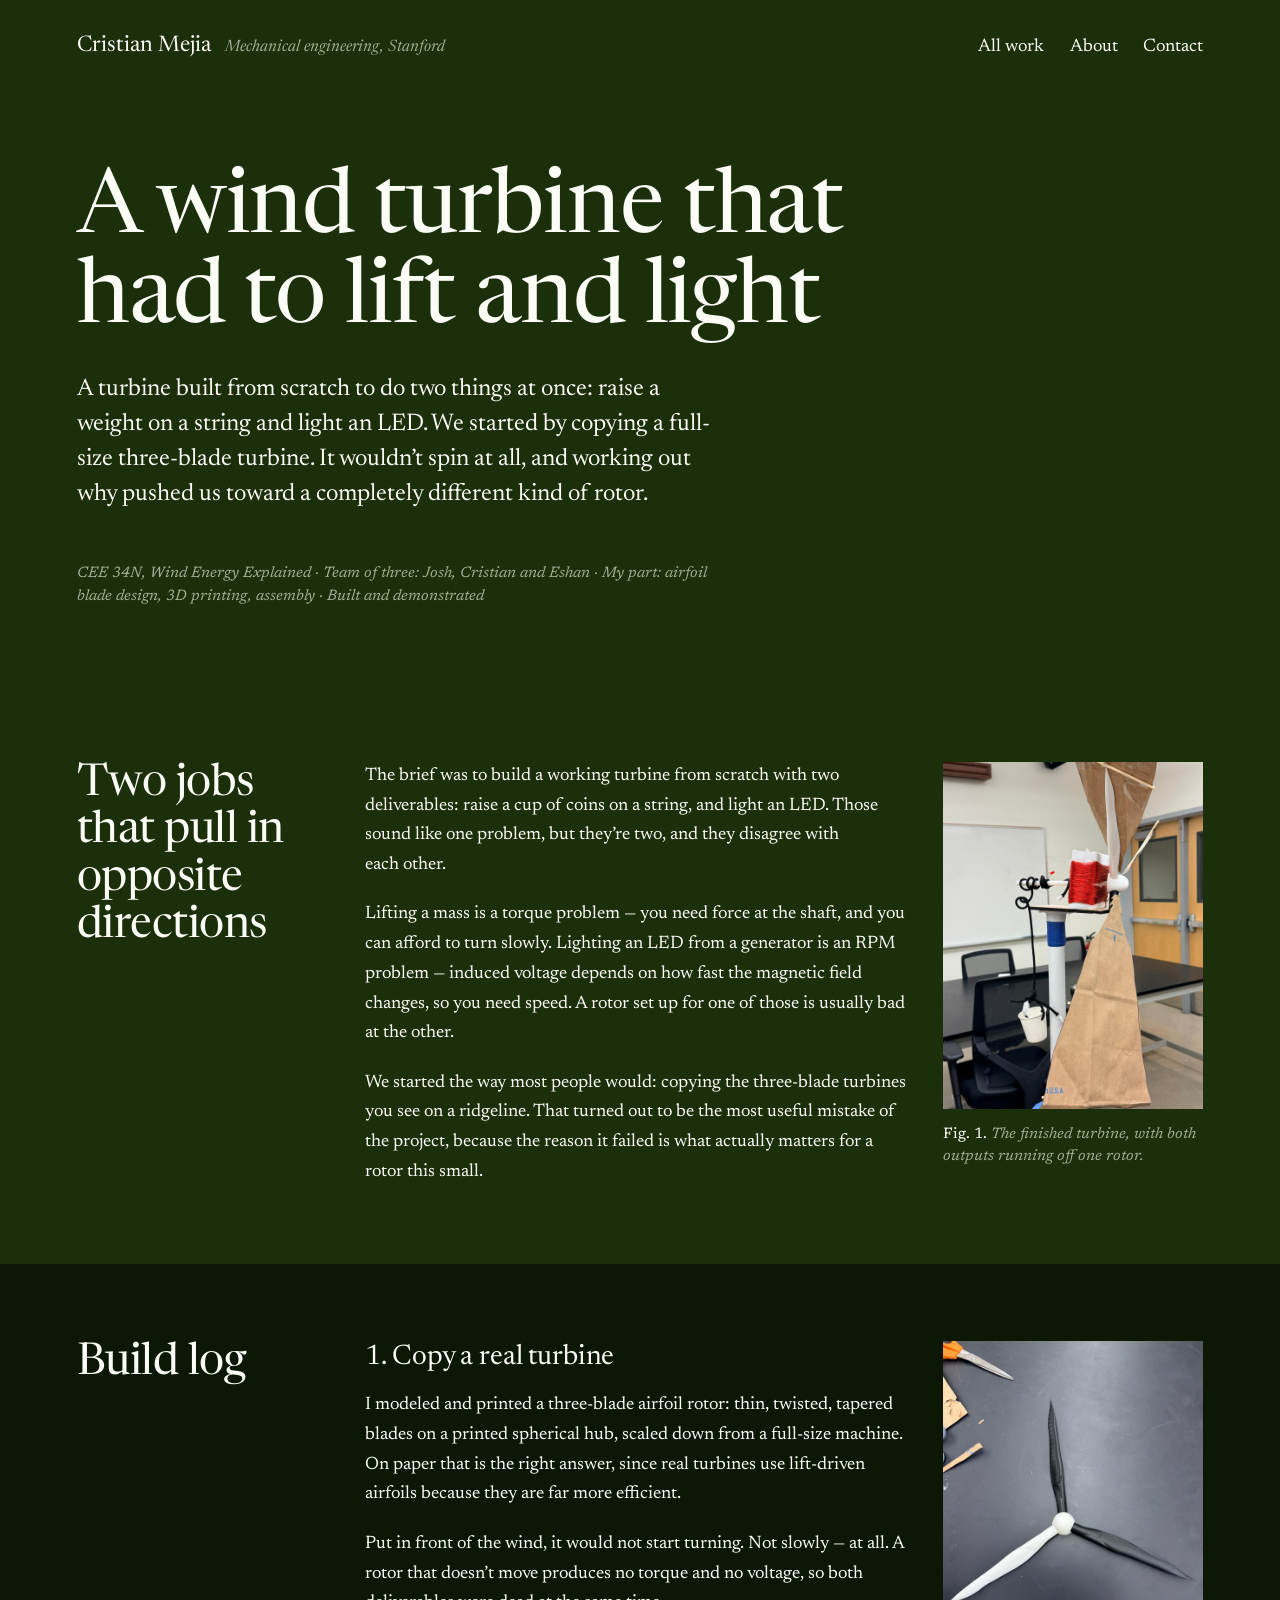
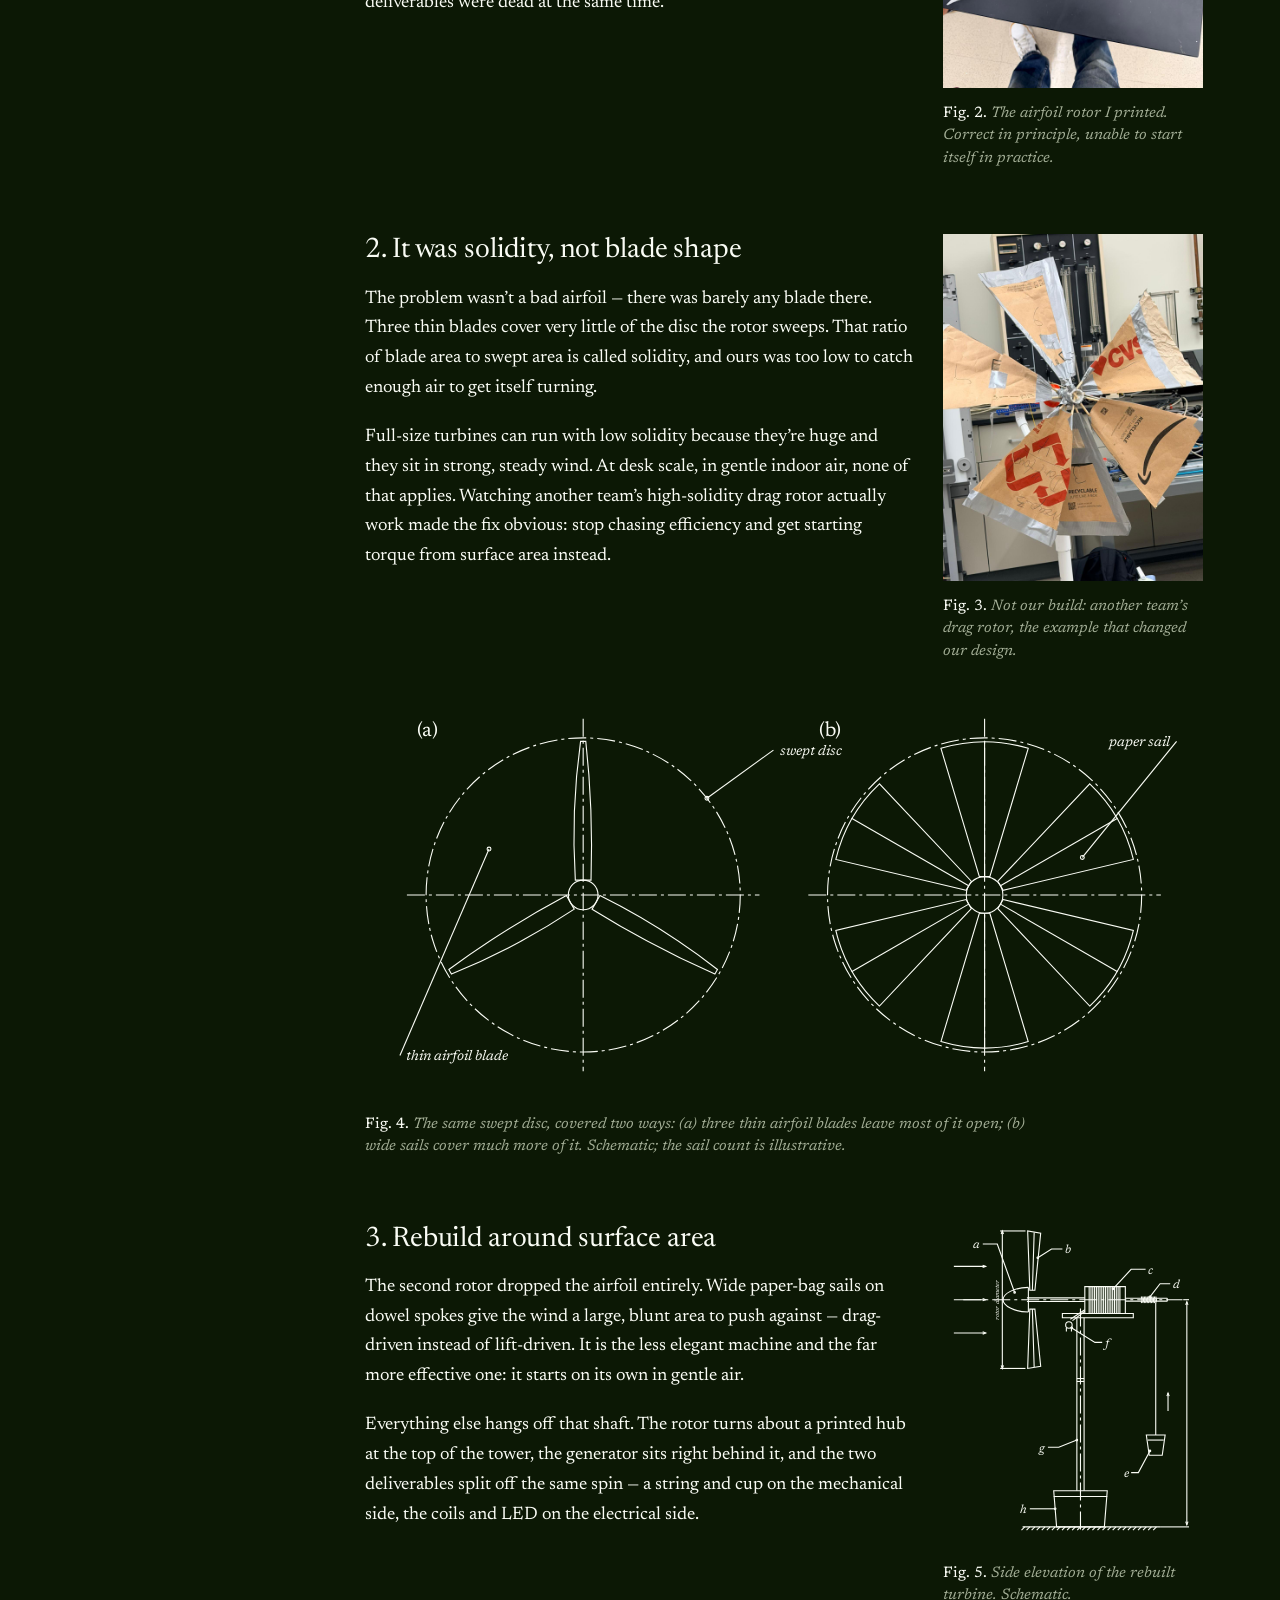
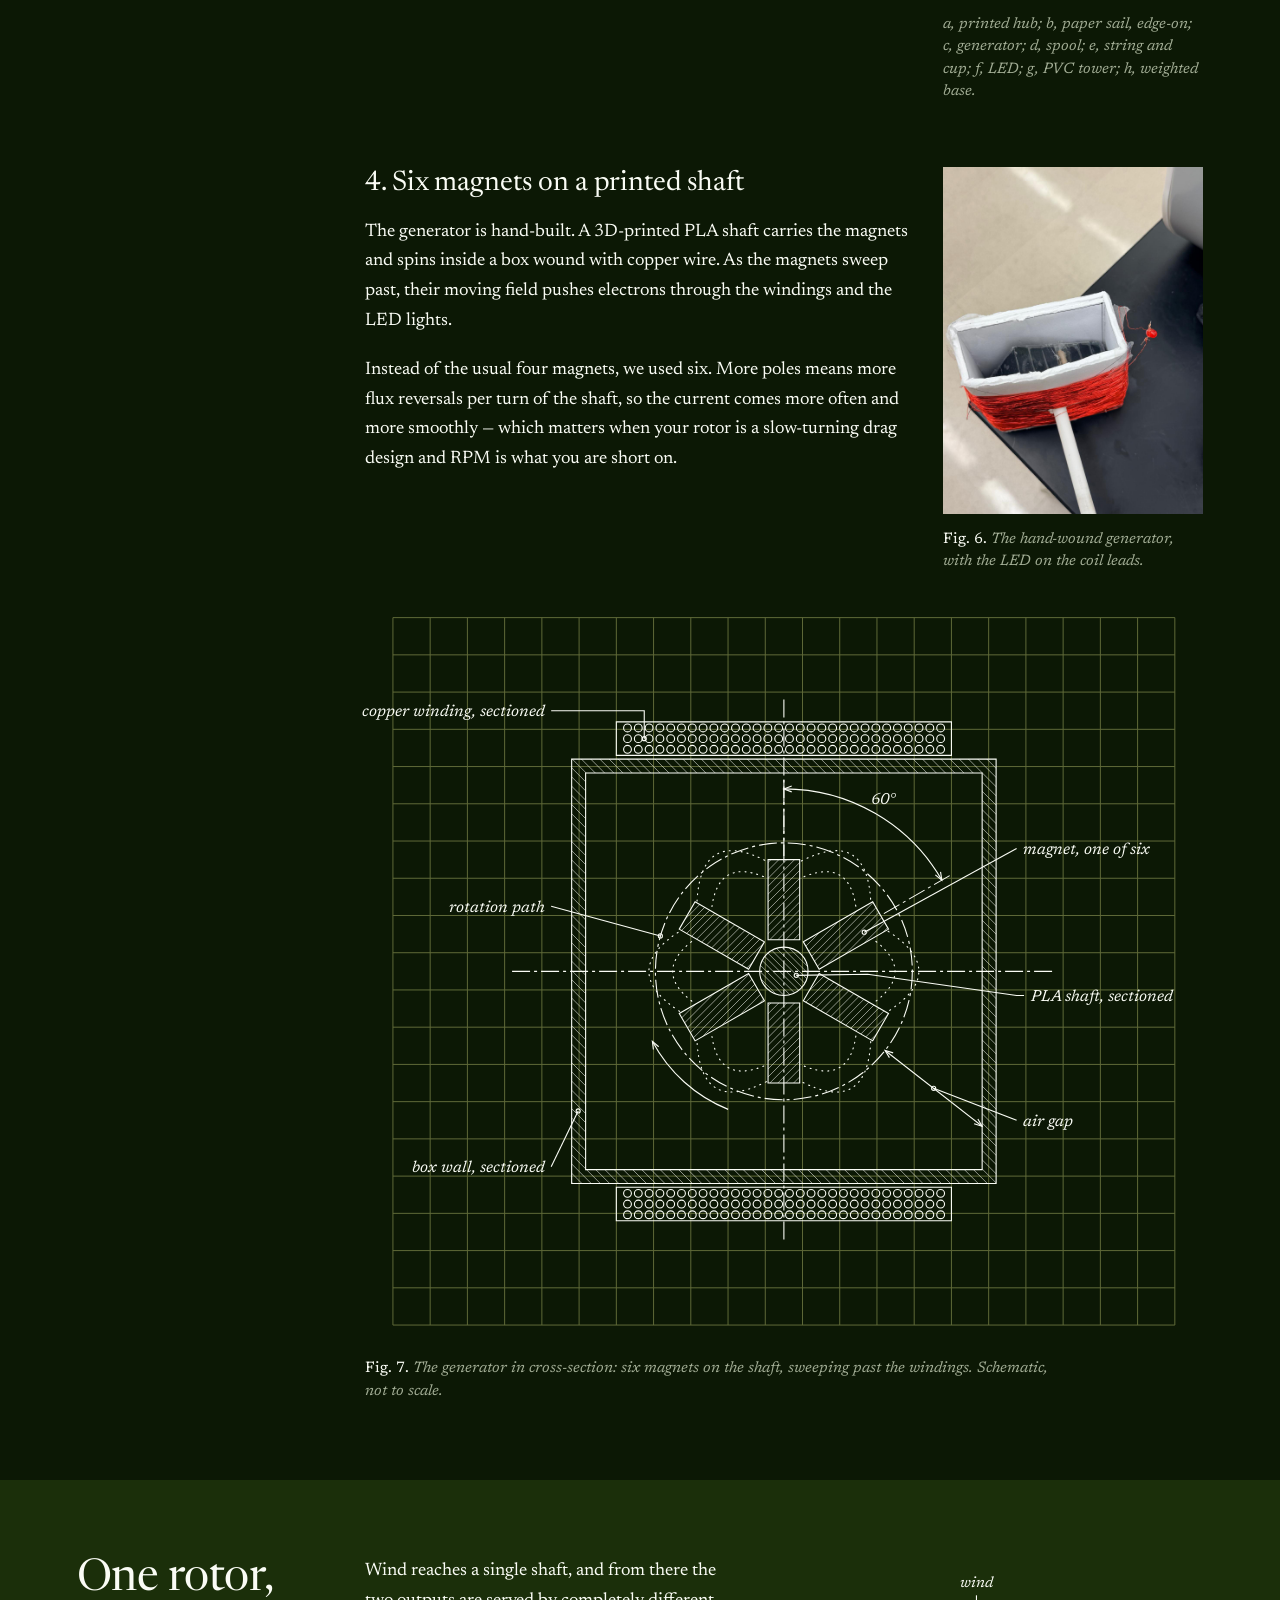
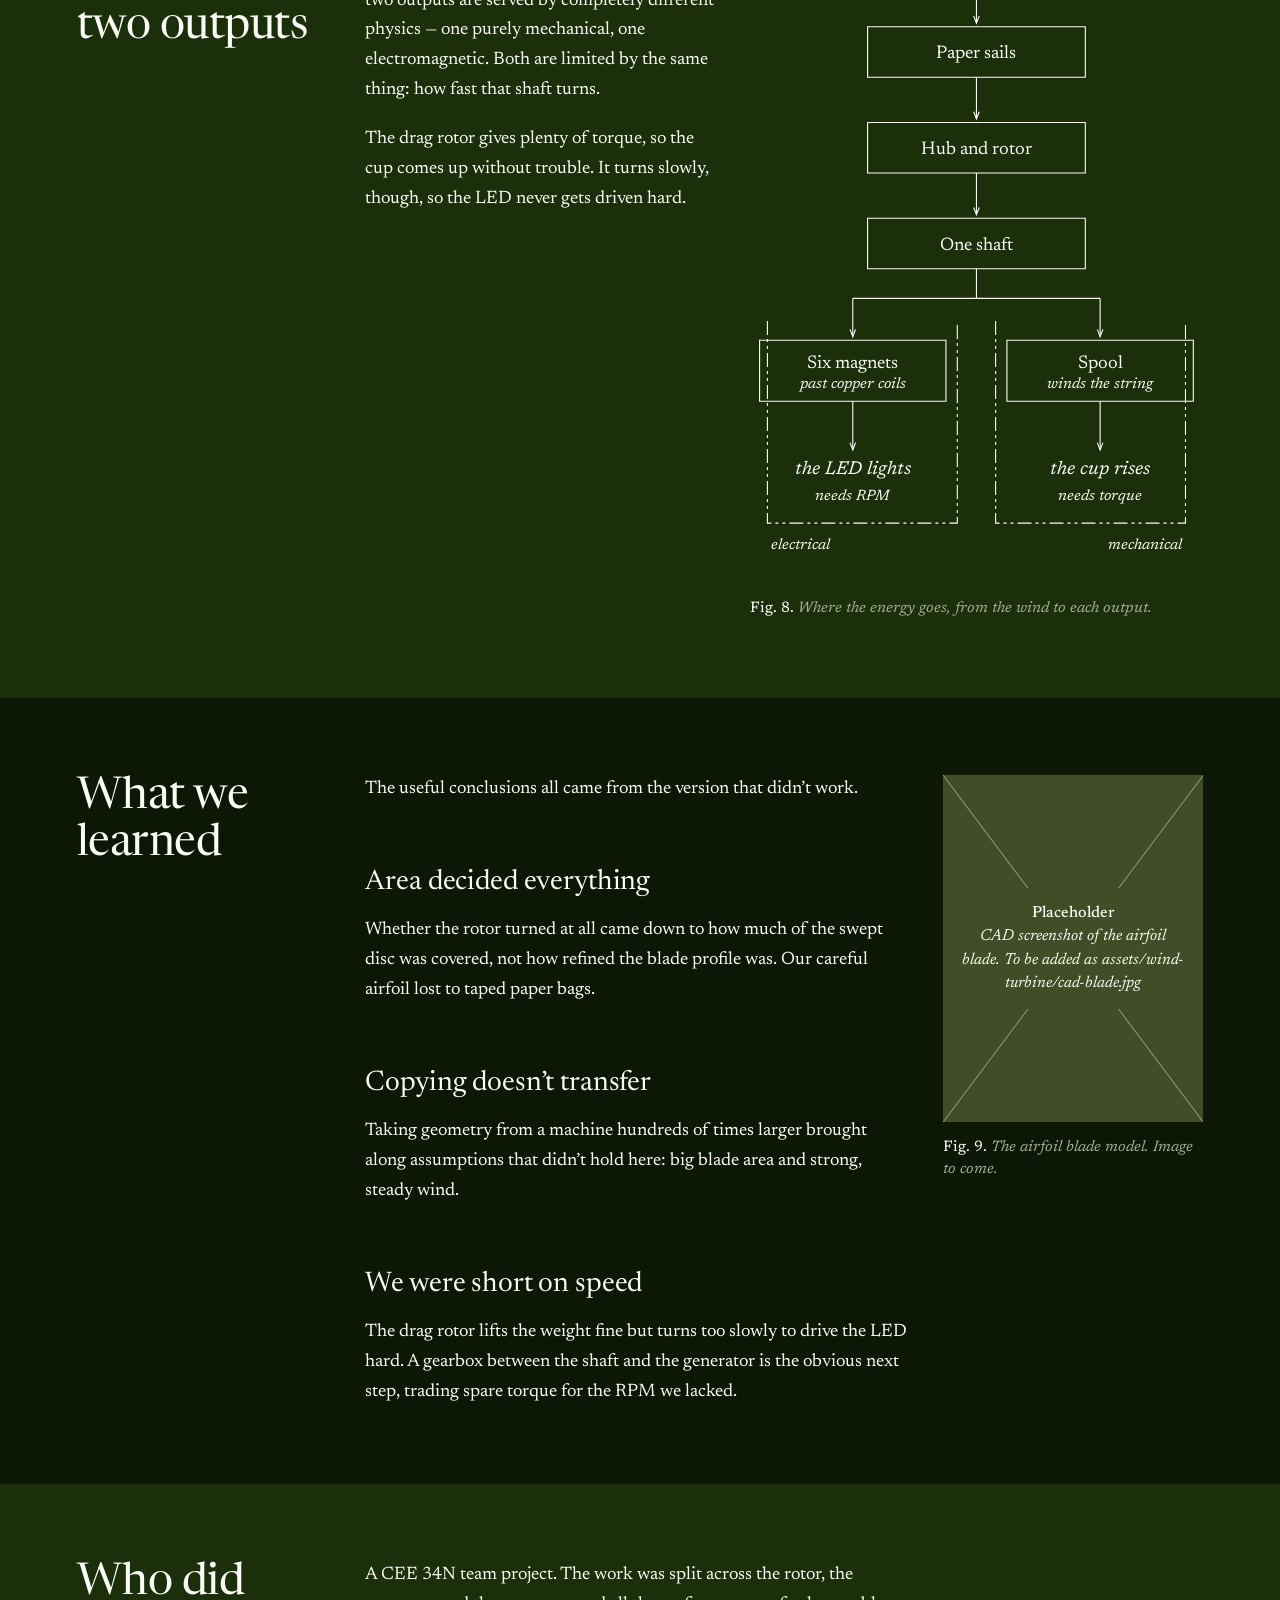
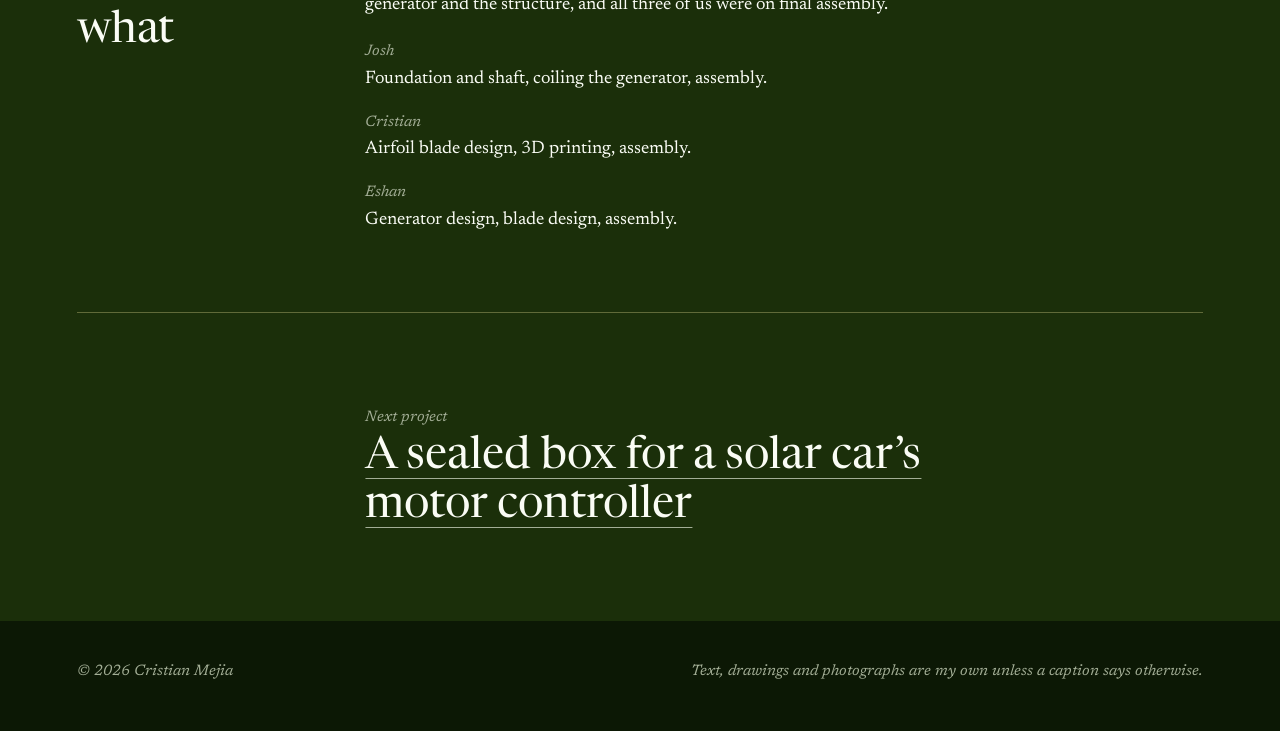
<file: projects/wind-turbine.html>
<!DOCTYPE html>
<html lang="en">
<head>
  <meta charset="UTF-8" />
  <meta name="viewport" content="width=device-width, initial-scale=1.0" />
  <title>A wind turbine that had to lift and light — Cristian Mejia</title>
  <meta name="description" content="A small wind turbine for CEE 34N: a 3D-printed airfoil rotor that would not self-start, why, and the rebuild as a high-solidity drag rotor driving a hand-wound six-magnet generator." />
  <meta name="theme-color" content="#1B2F0A" />
  <link rel="preconnect" href="https://fonts.googleapis.com" />
  <link rel="preconnect" href="https://fonts.gstatic.com" crossorigin />
  <link href="https://fonts.googleapis.com/css2?family=Newsreader:ital,opsz,wght@0,6..72,300..600;1,6..72,300..600&display=swap" rel="stylesheet" />
  <link rel="stylesheet" href="../styles.css?v=9" />
</head>
<body>
  <a class="skip" href="#main">Skip to content</a>


  <header class="masthead wrap">
    <a class="masthead__name" href="../index.html">Cristian Mejia <span>Mechanical engineering, Stanford</span></a>
    <nav aria-label="Primary">
      <ul>
        <li><a href="../index.html#work">All work</a></li>
        <li><a href="../index.html#about">About</a></li>
        <li><a href="../index.html#contact">Contact</a></li>
      </ul>
    </nav>
  </header>

  <main id="main">
    <article aria-labelledby="title">

      <header class="article-head wrap">
        <div class="grid">
          <h1 id="title">A wind turbine that had to lift and light</h1>
          <p class="standfirst">
            A turbine built from scratch to do two things at once: raise a weight on a string and
            light an LED. We started by copying a full-size three-blade turbine. It wouldn’t spin
            at all, and working out why pushed us toward a completely different kind of rotor.
          </p>
          <p class="byline">
            <span>CEE 34N, Wind Energy Explained</span><span>Team of three: Josh, Cristian and Eshan</span><span>My part: airfoil blade design, 3D printing, assembly</span><span>Built and demonstrated</span>
          </p>
        </div>
      </header>

      <!-- Intent -->
      <section class="sec wrap" aria-labelledby="intent">
        <div class="grid">
          <div class="sec__head"><h2 id="intent">Two jobs that pull in opposite directions</h2></div>
          <div class="sec__body prose">
            <p>
              The brief was to build a working turbine from scratch with two deliverables: raise a
              cup of coins on a string, and light an LED. Those sound like one problem, but they’re
              two, and they disagree with each other.
            </p>
            <p>
              Lifting a mass is a torque problem — you need force at the shaft, and you can afford
              to turn slowly. Lighting an LED from a generator is an RPM problem — induced voltage
              depends on how fast the magnetic field changes, so you need speed. A rotor set up for
              one of those is usually bad at the other.
            </p>
            <p>
              We started the way most people would: copying the three-blade turbines you see on a
              ridgeline. That turned out to be the most useful mistake of the project, because the
              reason it failed is what actually matters for a rotor this small.
            </p>
          </div>
          <figure class="sec__aside fig">
            <div class="photo">
              <img src="../assets/wind-turbine/03-assembly.jpg" width="1200" height="1600" loading="lazy" decoding="async"
                   alt="The finished turbine on its tower: paper-bag sails on a printed hub, the coil-wound generator box on a platform, and a white cup hanging on a string beside the LED." />
            </div>
            <figcaption><span class="fig__no">Fig. 1.</span> The finished turbine, with both outputs running off one rotor.</figcaption>
          </figure>
        </div>
      </section>

      <!-- Build log -->
      <section class="sec band" aria-labelledby="log">
        <div class="wrap">
          <div class="step">
            <div class="grid">
              <div class="sec__head"><h2 id="log">Build log</h2></div>
              <div class="sec__body prose">
                <h3>1. Copy a real turbine</h3>
                <p>
                  I modeled and printed a three-blade airfoil rotor: thin, twisted, tapered blades
                  on a printed spherical hub, scaled down from a full-size machine. On paper that
                  is the right answer, since real turbines use lift-driven airfoils because they
                  are far more efficient.
                </p>
                <p>
                  Put in front of the wind, it would not start turning. Not slowly — at all. A rotor
                  that doesn’t move produces no torque and no voltage, so both deliverables were dead
                  at the same time.
                </p>
              </div>
              <figure class="sec__aside fig">
                <div class="photo">
                  <img src="../assets/wind-turbine/01-airfoil-rotor.jpg" width="1200" height="1600" loading="lazy" decoding="async"
                       alt="The 3D-printed three-blade airfoil rotor lying on a workbench: two black blades and one white blade, thin and twisted, joined at a white spherical hub." />
                </div>
                <figcaption><span class="fig__no">Fig. 2.</span> The airfoil rotor I printed. Correct in principle, unable to start itself in practice.</figcaption>
              </figure>
            </div>
          </div>

          <div class="step">
            <div class="grid">
              <div class="sec__body prose">
                <h3>2. It was solidity, not blade shape</h3>
                <p>
                  The problem wasn’t a bad airfoil — there was barely any blade there. Three thin
                  blades cover very little of the disc the rotor sweeps. That ratio of blade area to
                  swept area is called solidity, and ours was too low to catch enough air to get
                  itself turning.
                </p>
                <p>
                  Full-size turbines can run with low solidity because they’re huge and they sit in
                  strong, steady wind. At desk scale, in gentle indoor air, none of that applies.
                  Watching another team’s high-solidity drag rotor actually work made the fix
                  obvious: stop chasing efficiency and get starting torque from surface area instead.
                </p>
              </div>
              <figure class="sec__aside fig">
                <div class="photo">
                  <img src="../assets/wind-turbine/02-reference-drag-rotor.jpg" width="1200" height="1600" loading="lazy" decoding="async"
                       alt="A drag-type rotor built by another team: wide paper-bag sails taped to dowel spokes on a central hub, mounted on a stand in a lab." />
                </div>
                <figcaption><span class="fig__no">Fig. 3.</span> Not our build: another team’s drag rotor, the example that changed our design.</figcaption>
              </figure>
              <figure class="sec__wide fig">
<!-- FIG:solidity -->
<svg class="fig-art" viewBox="0 0 960 470" role="img" aria-labelledby="sol-t sol-d" fill="none" stroke="currentColor" stroke-width="1.1"><title id="sol-t">Two rotors over the same swept disc</title><desc id="sol-d">Two schematic front views side by side, each inside a dash-dot circle marking the swept disc, with centerlines crossing at the hub. Left, labelled a: three thin tapered airfoil blades leave most of the disc open. Right, labelled b: wide paper sails on dowel spokes cover much more of it.</desc><circle class="cl" cx="250" cy="236" r="180"/><line class="cl" x1="48" y1="236" x2="452" y2="236"/><line class="cl" x1="250" y1="34" x2="250" y2="438"/><text class="up" x="60" y="54" font-size="24">(a)</text><circle class="cl" cx="710" cy="236" r="180"/><line class="cl" x1="508" y1="236" x2="912" y2="236"/><line class="cl" x1="710" y1="34" x2="710" y2="438"/><text class="up" x="520" y="54" font-size="24">(b)</text><path d="M -9 -17 C -13 -80, -8 -140, -3 -176 L 3 -176 C 7 -140, 11 -80, 9 -17 Z" transform="translate(250 236) rotate(0)"/><path d="M -9 -17 C -13 -80, -8 -140, -3 -176 L 3 -176 C 7 -140, 11 -80, 9 -17 Z" transform="translate(250 236) rotate(120)"/><path d="M -9 -17 C -13 -80, -8 -140, -3 -176 L 3 -176 C 7 -140, 11 -80, 9 -17 Z" transform="translate(250 236) rotate(240)"/><circle cx="250" cy="236" r="17"/><path d="M -6 -21 L -50 -168 Q 0 -183 50 -168 L 6 -21 Z" transform="translate(710 236) rotate(0)"/><path d="M 0 -21 L 0 -176" transform="translate(710 236) rotate(0)"/><path d="M -6 -21 L -50 -168 Q 0 -183 50 -168 L 6 -21 Z" transform="translate(710 236) rotate(60)"/><path d="M 0 -21 L 0 -176" transform="translate(710 236) rotate(60)"/><path d="M -6 -21 L -50 -168 Q 0 -183 50 -168 L 6 -21 Z" transform="translate(710 236) rotate(120)"/><path d="M 0 -21 L 0 -176" transform="translate(710 236) rotate(120)"/><path d="M -6 -21 L -50 -168 Q 0 -183 50 -168 L 6 -21 Z" transform="translate(710 236) rotate(180)"/><path d="M 0 -21 L 0 -176" transform="translate(710 236) rotate(180)"/><path d="M -6 -21 L -50 -168 Q 0 -183 50 -168 L 6 -21 Z" transform="translate(710 236) rotate(240)"/><path d="M 0 -21 L 0 -176" transform="translate(710 236) rotate(240)"/><path d="M -6 -21 L -50 -168 Q 0 -183 50 -168 L 6 -21 Z" transform="translate(710 236) rotate(300)"/><path d="M 0 -21 L 0 -176" transform="translate(710 236) rotate(300)"/><circle cx="710" cy="236" r="21"/><path d="M391.8 125.2 L468 70"/><circle cx="391.8" cy="125.2" r="2.2"/><text class="word" x="475" y="75.6" font-size="16">swept disc</text><text class="key" x="475" y="85.7" font-size="43.6"></text><path d="M142.1 183.4 L40 420"/><circle cx="142.1" cy="183.4" r="2.2"/><text class="word" x="47" y="425.6" font-size="16">thin airfoil blade</text><text class="key" x="47" y="435.7" font-size="43.6"></text><path d="M822 193 L930 60"/><circle cx="822" cy="193" r="2.2"/><text class="word" x="923" y="65.6" text-anchor="end" font-size="16">paper sail</text><text class="key" x="923" y="75.7" text-anchor="end" font-size="43.6"></text></svg>
<!-- /FIG:solidity -->
                <figcaption>
                  <span class="fig__no">Fig. 4.</span>
                  The same swept disc, covered two ways: (a) three thin airfoil blades leave most of
                  it open; (b) wide sails cover much more of it. Schematic; the sail count is illustrative.
                </figcaption>
              </figure>
            </div>
          </div>

          <div class="step">
            <div class="grid">
              <div class="sec__body prose">
                <h3>3. Rebuild around surface area</h3>
                <p>
                  The second rotor dropped the airfoil entirely. Wide paper-bag sails on dowel spokes
                  give the wind a large, blunt area to push against — drag-driven instead of
                  lift-driven. It is the less elegant machine and the far more effective one: it
                  starts on its own in gentle air.
                </p>
                <p>
                  Everything else hangs off that shaft. The rotor turns about a printed hub at the top
                  of the tower, the generator sits right behind it, and the two deliverables split off
                  the same spin — a string and cup on the mechanical side, the coils and LED on the
                  electrical side.
                </p>
              </div>
              <figure class="sec__aside fig">
<!-- FIG:elevation -->
<svg class="fig-art" viewBox="0 0 720 900" role="img" aria-labelledby="elev-t elev-d" fill="none" stroke="currentColor" stroke-width="1.1"><title id="elev-t">Side elevation of the wind turbine</title><desc id="elev-d">Schematic side view drawn in white hairlines. Wind arrows come from the left toward a printed nose-cone hub; two paper sails are seen edge-on above and below it with a vertical dimension for the rotor diameter. A horizontal dash-dot centerline marks the shaft, which runs back into the generator box, drawn with vertical lines for the copper winding, sitting on a platform at the top of a PVC tower. The shaft continues out the back as a spool with cord wound on it; a string hangs down to a cup, with a small arrow showing that the cup rises. An LED hangs off the front of the platform. The tower stands in a weighted base on a hatched ground line, and a second dimension gives the hub height.</desc><line x1="220" y1="840" x2="600" y2="840"/><line x1="226" y1="840" x2="217" y2="849"/><line x1="240" y1="840" x2="231" y2="849"/><line x1="254" y1="840" x2="245" y2="849"/><line x1="268" y1="840" x2="259" y2="849"/><line x1="282" y1="840" x2="273" y2="849"/><line x1="296" y1="840" x2="287" y2="849"/><line x1="310" y1="840" x2="301" y2="849"/><line x1="324" y1="840" x2="315" y2="849"/><line x1="338" y1="840" x2="329" y2="849"/><line x1="352" y1="840" x2="343" y2="849"/><line x1="366" y1="840" x2="357" y2="849"/><line x1="380" y1="840" x2="371" y2="849"/><line x1="394" y1="840" x2="385" y2="849"/><line x1="408" y1="840" x2="399" y2="849"/><line x1="422" y1="840" x2="413" y2="849"/><line x1="436" y1="840" x2="427" y2="849"/><line x1="450" y1="840" x2="441" y2="849"/><line x1="464" y1="840" x2="455" y2="849"/><line x1="478" y1="840" x2="469" y2="849"/><line x1="492" y1="840" x2="483" y2="849"/><line x1="506" y1="840" x2="497" y2="849"/><line x1="520" y1="840" x2="511" y2="849"/><line x1="534" y1="840" x2="525" y2="849"/><line x1="548" y1="840" x2="539" y2="849"/><line x1="562" y1="840" x2="553" y2="849"/><line x1="576" y1="840" x2="567" y2="849"/><line x1="590" y1="840" x2="581" y2="849"/><path d="M306 740 L454 740 L446 840 L314 840 Z"/><line x1="306" y1="756" x2="454" y2="756"/><line x1="370" y1="262" x2="370" y2="740"/><line x1="390" y1="262" x2="390" y2="740"/><line class="cl" x1="380" y1="236" x2="380" y2="856"/><line x1="370" y1="430" x2="390" y2="430"/><line x1="370" y1="438" x2="390" y2="438"/><rect x="330" y="250" width="196" height="12"/><rect x="392" y="176" width="112" height="74"/><line x1="404" y1="176" x2="404" y2="250"/><line x1="409" y1="176" x2="409" y2="250"/><line x1="414" y1="176" x2="414" y2="250"/><line x1="419" y1="176" x2="419" y2="250"/><line x1="424" y1="176" x2="424" y2="250"/><line x1="429" y1="176" x2="429" y2="250"/><line x1="434" y1="176" x2="434" y2="250"/><line x1="439" y1="176" x2="439" y2="250"/><line x1="444" y1="176" x2="444" y2="250"/><line x1="449" y1="176" x2="449" y2="250"/><line x1="454" y1="176" x2="454" y2="250"/><line x1="459" y1="176" x2="459" y2="250"/><line x1="464" y1="176" x2="464" y2="250"/><line x1="469" y1="176" x2="469" y2="250"/><line x1="474" y1="176" x2="474" y2="250"/><line x1="479" y1="176" x2="479" y2="250"/><line x1="484" y1="176" x2="484" y2="250"/><line x1="489" y1="176" x2="489" y2="250"/><line class="cl" x1="56" y1="212" x2="662" y2="212"/><line x1="232" y1="207" x2="392" y2="207"/><line x1="232" y1="217" x2="392" y2="217"/><line x1="504" y1="208" x2="620" y2="208"/><line x1="504" y1="216" x2="620" y2="216"/><line x1="620" y1="208" x2="620" y2="216"/><path d="M548 203 C 551 209, 551 215, 548 221"/><path d="M552 203 C 555 209, 555 215, 552 221"/><path d="M556 203 C 559 209, 559 215, 556 221"/><path d="M560 203 C 563 209, 563 215, 560 221"/><path d="M564 203 C 567 209, 567 215, 564 221"/><path d="M568 203 C 571 209, 571 215, 568 221"/><path d="M572 203 C 575 209, 575 215, 572 221"/><path d="M576 203 C 579 209, 579 215, 576 221"/><path d="M580 203 C 583 209, 583 215, 580 221"/><path d="M584 203 C 587 209, 587 215, 584 221"/><path d="M588 203 C 591 209, 591 215, 588 221"/><line x1="588" y1="221" x2="588" y2="586"/><path d="M562 586 L614 586 L606 642 L570 642 Z"/><line x1="566" y1="600" x2="610" y2="600"/><line x1="622" y1="520" x2="622" y2="470"/><path d="M625.2 478.4 L622 470 L618.8 478.4"/><text class="word" x="632" y="500" font-size="17">rises</text><path d="M236 178 C 196 178, 166 196, 166 212 C 166 228, 196 246, 236 246"/><line x1="236" y1="178" x2="236" y2="246"/><path d="M240 186 L254 186 L270 28 L234 22 Z"/><line x1="247" y1="186" x2="252" y2="26"/><path d="M240 238 L254 238 L270 396 L234 402 Z"/><line x1="247" y1="238" x2="252" y2="398"/><line x1="392" y1="240" x2="352" y2="266"/><line x1="392" y1="244" x2="358" y2="270"/><circle cx="348" cy="282" r="9"/><path d="M341 290 L341 300 M355 290 L355 300"/><line x1="30" y1="120" x2="118" y2="120"/><path d="M109.6 123.2 L118 120 L109.6 116.8"/><line x1="30" y1="212" x2="118" y2="212"/><path d="M109.6 215.2 L118 212 L109.6 208.8"/><line x1="30" y1="304" x2="118" y2="304"/><path d="M109.6 307.2 L118 304 L109.6 300.8"/><text class="word" x="30" y="100" font-size="17">wind</text><line x1="228" y1="22" x2="158" y2="22"/><line x1="228" y1="402" x2="158" y2="402"/><line x1="164" y1="22" x2="164" y2="402"/><path d="M160.8 393.6 L164 402 L167.2 393.6"/><path d="M167.2 30.4 L164 22 L160.8 30.4"/><text x="156" y="212" text-anchor="middle" font-size="17" transform="rotate(-90 156 212)">rotor diameter</text><line x1="600" y1="840" x2="680" y2="840"/><line x1="664" y1="212" x2="680" y2="212"/><line x1="674" y1="218" x2="674" y2="834"/><path d="M677.2 226.4 L674 218 L670.8 226.4"/><path d="M670.8 825.6 L674 834 L677.2 825.6"/><text class="word" x="690" y="526" text-anchor="middle" font-size="17" transform="rotate(90 690 526)">hub height</text><path d="M198 192 L150 58 L110 58"/><circle cx="198" cy="192" r="2.2"/><text class="word" x="103" y="64" text-anchor="end" font-size="17">printed hub</text><text class="key" x="103" y="69.8" text-anchor="end" font-size="32.7">a</text><path d="M262 96 L300 72 L330 72"/><circle cx="262" cy="96" r="2.2"/><text class="word" x="337" y="78" font-size="17">paper sail, edge-on</text><text class="key" x="337" y="83.8" font-size="32.7">b</text><path d="M470 182 L520 128 L560 128"/><circle cx="470" cy="182" r="2.2"/><text class="word" x="567" y="133.9" font-size="17">generator and winding</text><text class="key" x="567" y="139.8" font-size="32.7">c</text><path d="M572 204 L600 168 L628 168"/><circle cx="572" cy="204" r="2.2"/><text class="word" x="635" y="173.9" font-size="17">spool</text><text class="key" x="635" y="179.8" font-size="32.7">d</text><path d="M572 630 L540 690 L520 690"/><circle cx="572" cy="630" r="2.2"/><text class="word" x="513" y="696" text-anchor="end" font-size="17">string and cup</text><text class="key" x="513" y="701.8" text-anchor="end" font-size="32.7">e</text><path d="M356 290 L420 330 L440 330"/><circle cx="356" cy="290" r="2.2"/><text class="word" x="447" y="335.9" font-size="17">LED</text><text class="key" x="447" y="341.8" font-size="32.7">f</text><path d="M370 600 L320 620 L290 620"/><circle cx="370" cy="600" r="2.2"/><text class="word" x="283" y="626" text-anchor="end" font-size="17">PVC tower</text><text class="key" x="283" y="631.8" text-anchor="end" font-size="32.7">g</text><path d="M310 790 L260 790 L240 790"/><circle cx="310" cy="790" r="2.2"/><text class="word" x="233" y="796" text-anchor="end" font-size="17">weighted base</text><text class="key" x="233" y="801.8" text-anchor="end" font-size="32.7">h</text></svg>
<!-- /FIG:elevation -->
                <figcaption>
                  <span class="fig__no">Fig. 5.</span> Side elevation of the rebuilt turbine. Schematic.
                  <span class="fig__key">a, printed hub; b, paper sail, edge-on; c, generator; d, spool; e, string and cup; f, LED; g, PVC tower; h, weighted base.</span>
                </figcaption>
              </figure>
            </div>
          </div>

          <div class="step">
            <div class="grid">
              <div class="sec__body prose">
                <h3>4. Six magnets on a printed shaft</h3>
                <p>
                  The generator is hand-built. A 3D-printed PLA shaft carries the magnets and spins
                  inside a box wound with copper wire. As the magnets sweep past, their moving field
                  pushes electrons through the windings and the LED lights.
                </p>
                <p>
                  Instead of the usual four magnets, we used six. More poles means more flux
                  reversals per turn of the shaft, so the current comes more often and more smoothly —
                  which matters when your rotor is a slow-turning drag design and RPM is what you are
                  short on.
                </p>
              </div>
              <figure class="sec__aside fig">
                <div class="photo">
                  <img src="../assets/wind-turbine/04-generator.jpg" width="1200" height="1600" loading="lazy" decoding="async"
                       alt="The generator close up: a box wound with red enameled copper wire, the magnet rotor and its shaft visible inside, with a red LED wired to the coil leads." />
                </div>
                <figcaption><span class="fig__no">Fig. 6.</span> The hand-wound generator, with the LED on the coil leads.</figcaption>
              </figure>
              <figure class="sec__wide fig">
<!-- FIG:generator -->
<svg class="fig-art" viewBox="0 0 900 800" role="img" aria-labelledby="gen-t gen-d" fill="none" stroke="currentColor" stroke-width="1.1"><title id="gen-t">Cross-section of the six-magnet generator</title><desc id="gen-d">Schematic cross-section drawn in white hairlines. A hatched circular PLA shaft sits at the center with six rectangular magnets arranged radially around it at 60 degree intervals, each hatched as a cut section. A dash-dot circle marks the path the magnet tips sweep. Dotted curves between neighboring magnets suggest the magnetic field. A square box wall, hatched, surrounds the rotor with an air gap; bundles of copper wire, drawn as rows of small circles, sit against the top and bottom walls. Centerlines cross at the shaft, an angular dimension marks 60 degrees between two magnets, and leader lines point to labels for the shaft, a magnet, the winding, the box wall, the rotation path and the air gap.</desc><defs><clipPath id="gen-cut1"><path d="M222 172 L678 172 L678 628 L222 628 Z M237 187 L237 613 L663 613 L663 187 Z" clip-rule="evenodd"/></clipPath><clipPath id="gen-cut2"><path d="M433 366 L433 280 L467 280 L467 366 Z" clip-rule="nonzero"/></clipPath><clipPath id="gen-cut3"><path d="M470.9 368.3 L545.4 325.3 L562.4 354.7 L487.9 397.7 Z" clip-rule="nonzero"/></clipPath><clipPath id="gen-cut4"><path d="M487.9 402.3 L562.4 445.3 L545.4 474.7 L470.9 431.7 Z" clip-rule="nonzero"/></clipPath><clipPath id="gen-cut5"><path d="M467 434 L467 520 L433 520 L433 434 Z" clip-rule="nonzero"/></clipPath><clipPath id="gen-cut6"><path d="M429.1 431.7 L354.6 474.7 L337.6 445.3 L412.1 402.3 Z" clip-rule="nonzero"/></clipPath><clipPath id="gen-cut7"><path d="M412.1 397.7 L337.6 354.7 L354.6 325.3 L429.1 368.3 Z" clip-rule="nonzero"/></clipPath><clipPath id="gen-cut8"><path d="M424 400 A26 26 0 1 0 476 400 A26 26 0 1 0 424 400 Z" clip-rule="nonzero"/></clipPath></defs><g class="grid"><line x1="30" y1="20" x2="30" y2="780"/><line x1="70" y1="20" x2="70" y2="780"/><line x1="110" y1="20" x2="110" y2="780"/><line x1="150" y1="20" x2="150" y2="780"/><line x1="190" y1="20" x2="190" y2="780"/><line x1="230" y1="20" x2="230" y2="780"/><line x1="270" y1="20" x2="270" y2="780"/><line x1="310" y1="20" x2="310" y2="780"/><line x1="350" y1="20" x2="350" y2="780"/><line x1="390" y1="20" x2="390" y2="780"/><line x1="430" y1="20" x2="430" y2="780"/><line x1="470" y1="20" x2="470" y2="780"/><line x1="510" y1="20" x2="510" y2="780"/><line x1="550" y1="20" x2="550" y2="780"/><line x1="590" y1="20" x2="590" y2="780"/><line x1="630" y1="20" x2="630" y2="780"/><line x1="670" y1="20" x2="670" y2="780"/><line x1="710" y1="20" x2="710" y2="780"/><line x1="750" y1="20" x2="750" y2="780"/><line x1="790" y1="20" x2="790" y2="780"/><line x1="830" y1="20" x2="830" y2="780"/><line x1="870" y1="20" x2="870" y2="780"/><line x1="30" y1="20" x2="870" y2="20"/><line x1="30" y1="60" x2="870" y2="60"/><line x1="30" y1="100" x2="870" y2="100"/><line x1="30" y1="140" x2="870" y2="140"/><line x1="30" y1="180" x2="870" y2="180"/><line x1="30" y1="220" x2="870" y2="220"/><line x1="30" y1="260" x2="870" y2="260"/><line x1="30" y1="300" x2="870" y2="300"/><line x1="30" y1="340" x2="870" y2="340"/><line x1="30" y1="380" x2="870" y2="380"/><line x1="30" y1="420" x2="870" y2="420"/><line x1="30" y1="460" x2="870" y2="460"/><line x1="30" y1="500" x2="870" y2="500"/><line x1="30" y1="540" x2="870" y2="540"/><line x1="30" y1="580" x2="870" y2="580"/><line x1="30" y1="620" x2="870" y2="620"/><line x1="30" y1="660" x2="870" y2="660"/><line x1="30" y1="700" x2="870" y2="700"/><line x1="30" y1="740" x2="870" y2="740"/><line x1="30" y1="780" x2="870" y2="780"/></g><g class="h" clip-path="url(#gen-cut1)"><line x1="450" y1="-65.9" x2="915.9" y2="400"/><line x1="445.1" y1="-60.9" x2="910.9" y2="404.9"/><line x1="440.1" y1="-56" x2="906" y2="409.9"/><line x1="435.2" y1="-51.1" x2="901.1" y2="414.8"/><line x1="430.2" y1="-46.1" x2="896.1" y2="419.8"/><line x1="425.3" y1="-41.2" x2="891.2" y2="424.7"/><line x1="420.3" y1="-36.2" x2="886.2" y2="429.7"/><line x1="415.4" y1="-31.3" x2="881.3" y2="434.6"/><line x1="410.4" y1="-26.3" x2="876.3" y2="439.6"/><line x1="405.5" y1="-21.4" x2="871.4" y2="444.5"/><line x1="400.5" y1="-16.4" x2="866.4" y2="449.5"/><line x1="395.6" y1="-11.5" x2="861.5" y2="454.4"/><line x1="390.6" y1="-6.5" x2="856.5" y2="459.4"/><line x1="385.7" y1="-1.6" x2="851.6" y2="464.3"/><line x1="380.7" y1="3.4" x2="846.6" y2="469.3"/><line x1="375.8" y1="8.3" x2="841.7" y2="474.2"/><line x1="370.8" y1="13.3" x2="836.7" y2="479.2"/><line x1="365.9" y1="18.2" x2="831.8" y2="484.1"/><line x1="360.9" y1="23.2" x2="826.8" y2="489.1"/><line x1="356" y1="28.1" x2="821.9" y2="494"/><line x1="351" y1="33.1" x2="816.9" y2="499"/><line x1="346.1" y1="38" x2="812" y2="503.9"/><line x1="341.1" y1="43" x2="807" y2="508.9"/><line x1="336.2" y1="47.9" x2="802.1" y2="513.8"/><line x1="331.2" y1="52.9" x2="797.1" y2="518.8"/><line x1="326.3" y1="57.8" x2="792.2" y2="523.7"/><line x1="321.3" y1="62.8" x2="787.2" y2="528.7"/><line x1="316.4" y1="67.7" x2="782.3" y2="533.6"/><line x1="311.4" y1="72.7" x2="777.3" y2="538.6"/><line x1="306.5" y1="77.6" x2="772.4" y2="543.5"/><line x1="301.5" y1="82.6" x2="767.4" y2="548.5"/><line x1="296.6" y1="87.5" x2="762.5" y2="553.4"/><line x1="291.6" y1="92.5" x2="757.5" y2="558.4"/><line x1="286.7" y1="97.4" x2="752.6" y2="563.3"/><line x1="281.7" y1="102.4" x2="747.6" y2="568.3"/><line x1="276.8" y1="107.3" x2="742.7" y2="573.2"/><line x1="271.8" y1="112.3" x2="737.7" y2="578.2"/><line x1="266.9" y1="117.2" x2="732.8" y2="583.1"/><line x1="261.9" y1="122.2" x2="727.8" y2="588.1"/><line x1="257" y1="127.1" x2="722.9" y2="593"/><line x1="252" y1="132.1" x2="717.9" y2="598"/><line x1="247.1" y1="137" x2="713" y2="602.9"/><line x1="242.1" y1="142" x2="708" y2="607.9"/><line x1="237.2" y1="146.9" x2="703.1" y2="612.8"/><line x1="232.2" y1="151.9" x2="698.1" y2="617.8"/><line x1="227.3" y1="156.8" x2="693.2" y2="622.7"/><line x1="222.3" y1="161.8" x2="688.2" y2="627.7"/><line x1="217.4" y1="166.7" x2="683.3" y2="632.6"/><line x1="212.4" y1="171.7" x2="678.3" y2="637.6"/><line x1="207.5" y1="176.6" x2="673.4" y2="642.5"/><line x1="202.5" y1="181.6" x2="668.4" y2="647.5"/><line x1="197.6" y1="186.5" x2="663.5" y2="652.4"/><line x1="192.6" y1="191.5" x2="658.5" y2="657.4"/><line x1="187.7" y1="196.4" x2="653.6" y2="662.3"/><line x1="182.7" y1="201.4" x2="648.6" y2="667.3"/><line x1="177.8" y1="206.3" x2="643.7" y2="672.2"/><line x1="172.8" y1="211.3" x2="638.7" y2="677.2"/><line x1="167.9" y1="216.2" x2="633.8" y2="682.1"/><line x1="162.9" y1="221.2" x2="628.8" y2="687.1"/><line x1="158" y1="226.1" x2="623.9" y2="692"/><line x1="153" y1="231.1" x2="618.9" y2="697"/><line x1="148.1" y1="236" x2="614" y2="701.9"/><line x1="143.1" y1="241" x2="609" y2="706.9"/><line x1="138.2" y1="245.9" x2="604.1" y2="711.8"/><line x1="133.2" y1="250.9" x2="599.1" y2="716.8"/><line x1="128.3" y1="255.8" x2="594.2" y2="721.7"/><line x1="123.3" y1="260.8" x2="589.2" y2="726.7"/><line x1="118.4" y1="265.7" x2="584.3" y2="731.6"/><line x1="113.4" y1="270.7" x2="579.3" y2="736.6"/><line x1="108.5" y1="275.6" x2="574.4" y2="741.5"/><line x1="103.5" y1="280.6" x2="569.4" y2="746.5"/><line x1="98.6" y1="285.5" x2="564.5" y2="751.4"/><line x1="93.6" y1="290.5" x2="559.5" y2="756.4"/><line x1="88.7" y1="295.4" x2="554.6" y2="761.3"/><line x1="83.7" y1="300.4" x2="549.6" y2="766.3"/><line x1="78.8" y1="305.3" x2="544.7" y2="771.2"/><line x1="73.8" y1="310.3" x2="539.7" y2="776.2"/><line x1="68.9" y1="315.2" x2="534.8" y2="781.1"/><line x1="63.9" y1="320.2" x2="529.8" y2="786.1"/><line x1="59" y1="325.1" x2="524.9" y2="791"/><line x1="54" y1="330.1" x2="519.9" y2="796"/><line x1="49.1" y1="335" x2="515" y2="800.9"/><line x1="44.1" y1="340" x2="510" y2="805.9"/><line x1="39.2" y1="344.9" x2="505.1" y2="810.8"/><line x1="34.2" y1="349.9" x2="500.1" y2="815.8"/><line x1="29.3" y1="354.8" x2="495.2" y2="820.7"/><line x1="24.3" y1="359.8" x2="490.2" y2="825.7"/><line x1="19.4" y1="364.7" x2="485.3" y2="830.6"/><line x1="14.4" y1="369.7" x2="480.3" y2="835.6"/><line x1="9.5" y1="374.6" x2="475.4" y2="840.5"/><line x1="4.5" y1="379.6" x2="470.4" y2="845.5"/><line x1="-0.4" y1="384.5" x2="465.5" y2="850.4"/><line x1="-5.4" y1="389.5" x2="460.5" y2="855.4"/><line x1="-10.3" y1="394.4" x2="455.6" y2="860.3"/><line x1="-15.3" y1="399.4" x2="450.6" y2="865.3"/></g><path d="M222 172 L678 172 L678 628 L222 628 Z M237 187 L237 613 L663 613 L663 187 Z" fill-rule="evenodd"/><rect x="270" y="132" width="360" height="36"/><circle cx="282" cy="138.5" r="4.2"/><circle cx="293.6" cy="138.5" r="4.2"/><circle cx="305.2" cy="138.5" r="4.2"/><circle cx="316.8" cy="138.5" r="4.2"/><circle cx="328.4" cy="138.5" r="4.2"/><circle cx="340" cy="138.5" r="4.2"/><circle cx="351.6" cy="138.5" r="4.2"/><circle cx="363.2" cy="138.5" r="4.2"/><circle cx="374.8" cy="138.5" r="4.2"/><circle cx="386.4" cy="138.5" r="4.2"/><circle cx="398" cy="138.5" r="4.2"/><circle cx="409.6" cy="138.5" r="4.2"/><circle cx="421.2" cy="138.5" r="4.2"/><circle cx="432.8" cy="138.5" r="4.2"/><circle cx="444.4" cy="138.5" r="4.2"/><circle cx="456" cy="138.5" r="4.2"/><circle cx="467.6" cy="138.5" r="4.2"/><circle cx="479.2" cy="138.5" r="4.2"/><circle cx="490.8" cy="138.5" r="4.2"/><circle cx="502.4" cy="138.5" r="4.2"/><circle cx="514" cy="138.5" r="4.2"/><circle cx="525.6" cy="138.5" r="4.2"/><circle cx="537.2" cy="138.5" r="4.2"/><circle cx="548.8" cy="138.5" r="4.2"/><circle cx="560.4" cy="138.5" r="4.2"/><circle cx="572" cy="138.5" r="4.2"/><circle cx="583.6" cy="138.5" r="4.2"/><circle cx="595.2" cy="138.5" r="4.2"/><circle cx="606.8" cy="138.5" r="4.2"/><circle cx="618.4" cy="138.5" r="4.2"/><circle cx="282" cy="150" r="4.2"/><circle cx="293.6" cy="150" r="4.2"/><circle cx="305.2" cy="150" r="4.2"/><circle cx="316.8" cy="150" r="4.2"/><circle cx="328.4" cy="150" r="4.2"/><circle cx="340" cy="150" r="4.2"/><circle cx="351.6" cy="150" r="4.2"/><circle cx="363.2" cy="150" r="4.2"/><circle cx="374.8" cy="150" r="4.2"/><circle cx="386.4" cy="150" r="4.2"/><circle cx="398" cy="150" r="4.2"/><circle cx="409.6" cy="150" r="4.2"/><circle cx="421.2" cy="150" r="4.2"/><circle cx="432.8" cy="150" r="4.2"/><circle cx="444.4" cy="150" r="4.2"/><circle cx="456" cy="150" r="4.2"/><circle cx="467.6" cy="150" r="4.2"/><circle cx="479.2" cy="150" r="4.2"/><circle cx="490.8" cy="150" r="4.2"/><circle cx="502.4" cy="150" r="4.2"/><circle cx="514" cy="150" r="4.2"/><circle cx="525.6" cy="150" r="4.2"/><circle cx="537.2" cy="150" r="4.2"/><circle cx="548.8" cy="150" r="4.2"/><circle cx="560.4" cy="150" r="4.2"/><circle cx="572" cy="150" r="4.2"/><circle cx="583.6" cy="150" r="4.2"/><circle cx="595.2" cy="150" r="4.2"/><circle cx="606.8" cy="150" r="4.2"/><circle cx="618.4" cy="150" r="4.2"/><circle cx="282" cy="161.5" r="4.2"/><circle cx="293.6" cy="161.5" r="4.2"/><circle cx="305.2" cy="161.5" r="4.2"/><circle cx="316.8" cy="161.5" r="4.2"/><circle cx="328.4" cy="161.5" r="4.2"/><circle cx="340" cy="161.5" r="4.2"/><circle cx="351.6" cy="161.5" r="4.2"/><circle cx="363.2" cy="161.5" r="4.2"/><circle cx="374.8" cy="161.5" r="4.2"/><circle cx="386.4" cy="161.5" r="4.2"/><circle cx="398" cy="161.5" r="4.2"/><circle cx="409.6" cy="161.5" r="4.2"/><circle cx="421.2" cy="161.5" r="4.2"/><circle cx="432.8" cy="161.5" r="4.2"/><circle cx="444.4" cy="161.5" r="4.2"/><circle cx="456" cy="161.5" r="4.2"/><circle cx="467.6" cy="161.5" r="4.2"/><circle cx="479.2" cy="161.5" r="4.2"/><circle cx="490.8" cy="161.5" r="4.2"/><circle cx="502.4" cy="161.5" r="4.2"/><circle cx="514" cy="161.5" r="4.2"/><circle cx="525.6" cy="161.5" r="4.2"/><circle cx="537.2" cy="161.5" r="4.2"/><circle cx="548.8" cy="161.5" r="4.2"/><circle cx="560.4" cy="161.5" r="4.2"/><circle cx="572" cy="161.5" r="4.2"/><circle cx="583.6" cy="161.5" r="4.2"/><circle cx="595.2" cy="161.5" r="4.2"/><circle cx="606.8" cy="161.5" r="4.2"/><circle cx="618.4" cy="161.5" r="4.2"/><rect x="270" y="632" width="360" height="36"/><circle cx="282" cy="638.5" r="4.2"/><circle cx="293.6" cy="638.5" r="4.2"/><circle cx="305.2" cy="638.5" r="4.2"/><circle cx="316.8" cy="638.5" r="4.2"/><circle cx="328.4" cy="638.5" r="4.2"/><circle cx="340" cy="638.5" r="4.2"/><circle cx="351.6" cy="638.5" r="4.2"/><circle cx="363.2" cy="638.5" r="4.2"/><circle cx="374.8" cy="638.5" r="4.2"/><circle cx="386.4" cy="638.5" r="4.2"/><circle cx="398" cy="638.5" r="4.2"/><circle cx="409.6" cy="638.5" r="4.2"/><circle cx="421.2" cy="638.5" r="4.2"/><circle cx="432.8" cy="638.5" r="4.2"/><circle cx="444.4" cy="638.5" r="4.2"/><circle cx="456" cy="638.5" r="4.2"/><circle cx="467.6" cy="638.5" r="4.2"/><circle cx="479.2" cy="638.5" r="4.2"/><circle cx="490.8" cy="638.5" r="4.2"/><circle cx="502.4" cy="638.5" r="4.2"/><circle cx="514" cy="638.5" r="4.2"/><circle cx="525.6" cy="638.5" r="4.2"/><circle cx="537.2" cy="638.5" r="4.2"/><circle cx="548.8" cy="638.5" r="4.2"/><circle cx="560.4" cy="638.5" r="4.2"/><circle cx="572" cy="638.5" r="4.2"/><circle cx="583.6" cy="638.5" r="4.2"/><circle cx="595.2" cy="638.5" r="4.2"/><circle cx="606.8" cy="638.5" r="4.2"/><circle cx="618.4" cy="638.5" r="4.2"/><circle cx="282" cy="650" r="4.2"/><circle cx="293.6" cy="650" r="4.2"/><circle cx="305.2" cy="650" r="4.2"/><circle cx="316.8" cy="650" r="4.2"/><circle cx="328.4" cy="650" r="4.2"/><circle cx="340" cy="650" r="4.2"/><circle cx="351.6" cy="650" r="4.2"/><circle cx="363.2" cy="650" r="4.2"/><circle cx="374.8" cy="650" r="4.2"/><circle cx="386.4" cy="650" r="4.2"/><circle cx="398" cy="650" r="4.2"/><circle cx="409.6" cy="650" r="4.2"/><circle cx="421.2" cy="650" r="4.2"/><circle cx="432.8" cy="650" r="4.2"/><circle cx="444.4" cy="650" r="4.2"/><circle cx="456" cy="650" r="4.2"/><circle cx="467.6" cy="650" r="4.2"/><circle cx="479.2" cy="650" r="4.2"/><circle cx="490.8" cy="650" r="4.2"/><circle cx="502.4" cy="650" r="4.2"/><circle cx="514" cy="650" r="4.2"/><circle cx="525.6" cy="650" r="4.2"/><circle cx="537.2" cy="650" r="4.2"/><circle cx="548.8" cy="650" r="4.2"/><circle cx="560.4" cy="650" r="4.2"/><circle cx="572" cy="650" r="4.2"/><circle cx="583.6" cy="650" r="4.2"/><circle cx="595.2" cy="650" r="4.2"/><circle cx="606.8" cy="650" r="4.2"/><circle cx="618.4" cy="650" r="4.2"/><circle cx="282" cy="661.5" r="4.2"/><circle cx="293.6" cy="661.5" r="4.2"/><circle cx="305.2" cy="661.5" r="4.2"/><circle cx="316.8" cy="661.5" r="4.2"/><circle cx="328.4" cy="661.5" r="4.2"/><circle cx="340" cy="661.5" r="4.2"/><circle cx="351.6" cy="661.5" r="4.2"/><circle cx="363.2" cy="661.5" r="4.2"/><circle cx="374.8" cy="661.5" r="4.2"/><circle cx="386.4" cy="661.5" r="4.2"/><circle cx="398" cy="661.5" r="4.2"/><circle cx="409.6" cy="661.5" r="4.2"/><circle cx="421.2" cy="661.5" r="4.2"/><circle cx="432.8" cy="661.5" r="4.2"/><circle cx="444.4" cy="661.5" r="4.2"/><circle cx="456" cy="661.5" r="4.2"/><circle cx="467.6" cy="661.5" r="4.2"/><circle cx="479.2" cy="661.5" r="4.2"/><circle cx="490.8" cy="661.5" r="4.2"/><circle cx="502.4" cy="661.5" r="4.2"/><circle cx="514" cy="661.5" r="4.2"/><circle cx="525.6" cy="661.5" r="4.2"/><circle cx="537.2" cy="661.5" r="4.2"/><circle cx="548.8" cy="661.5" r="4.2"/><circle cx="560.4" cy="661.5" r="4.2"/><circle cx="572" cy="661.5" r="4.2"/><circle cx="583.6" cy="661.5" r="4.2"/><circle cx="595.2" cy="661.5" r="4.2"/><circle cx="606.8" cy="661.5" r="4.2"/><circle cx="618.4" cy="661.5" r="4.2"/><circle class="cl" cx="450" cy="400" r="138"/><path class="fl" d="M468.8 281.5 Q539 245.8 543.3 324.5"/><path class="fl" d="M471.6 298.3 Q520 278.8 527.3 330.4"/><path class="fl" d="M562 357 Q628 400 562 443"/><path class="fl" d="M548.9 367.9 Q590 400 548.9 432.1"/><path class="fl" d="M543.3 475.5 Q539 554.2 468.8 518.5"/><path class="fl" d="M527.3 469.6 Q520 521.2 471.6 501.7"/><path class="fl" d="M431.2 518.5 Q361 554.2 356.7 475.5"/><path class="fl" d="M428.4 501.7 Q380 521.2 372.7 469.6"/><path class="fl" d="M338 443 Q272 400 338 357"/><path class="fl" d="M351.1 432.1 Q310 400 351.1 367.9"/><path class="fl" d="M356.7 324.5 Q361 245.8 431.2 281.5"/><path class="fl" d="M372.7 330.4 Q380 278.8 428.4 298.3"/><g class="h" clip-path="url(#gen-cut2)"><line x1="376.1" y1="323" x2="450" y2="249.1"/><line x1="380.4" y1="327.2" x2="454.2" y2="253.4"/><line x1="384.6" y1="331.5" x2="458.5" y2="257.6"/><line x1="388.9" y1="335.7" x2="462.7" y2="261.9"/><line x1="393.1" y1="340" x2="467" y2="266.1"/><line x1="397.3" y1="344.2" x2="471.2" y2="270.3"/><line x1="401.6" y1="348.5" x2="475.5" y2="274.6"/><line x1="405.8" y1="352.7" x2="479.7" y2="278.8"/><line x1="410.1" y1="356.9" x2="483.9" y2="283.1"/><line x1="414.3" y1="361.2" x2="488.2" y2="287.3"/><line x1="418.5" y1="365.4" x2="492.4" y2="291.5"/><line x1="422.8" y1="369.7" x2="496.7" y2="295.8"/><line x1="427" y1="373.9" x2="500.9" y2="300"/><line x1="431.3" y1="378.2" x2="505.2" y2="304.3"/><line x1="435.5" y1="382.4" x2="509.4" y2="308.5"/><line x1="439.8" y1="386.6" x2="513.6" y2="312.8"/><line x1="444" y1="390.9" x2="517.9" y2="317"/><line x1="448.2" y1="395.1" x2="522.1" y2="321.2"/></g><path d="M433 366 L433 280 L467 280 L467 366 Z"/><g class="h" clip-path="url(#gen-cut3)"><line x1="425.7" y1="361.5" x2="516.7" y2="270.5"/><line x1="429.9" y1="365.7" x2="520.9" y2="274.7"/><line x1="434.2" y1="370" x2="525.2" y2="279"/><line x1="438.4" y1="374.2" x2="529.4" y2="283.2"/><line x1="442.7" y1="378.5" x2="533.7" y2="287.5"/><line x1="446.9" y1="382.7" x2="537.9" y2="291.7"/><line x1="451.1" y1="387" x2="542.1" y2="296"/><line x1="455.4" y1="391.2" x2="546.4" y2="300.2"/><line x1="459.6" y1="395.4" x2="550.6" y2="304.4"/><line x1="463.9" y1="399.7" x2="554.9" y2="308.7"/><line x1="468.1" y1="403.9" x2="559.1" y2="312.9"/><line x1="472.4" y1="408.2" x2="563.4" y2="317.2"/><line x1="476.6" y1="412.4" x2="567.6" y2="321.4"/><line x1="480.8" y1="416.7" x2="571.8" y2="325.7"/><line x1="485.1" y1="420.9" x2="576.1" y2="329.9"/><line x1="489.3" y1="425.1" x2="580.3" y2="334.1"/><line x1="493.6" y1="429.4" x2="584.6" y2="338.4"/><line x1="497.8" y1="433.6" x2="588.8" y2="342.6"/><line x1="502.1" y1="437.9" x2="593.1" y2="346.9"/><line x1="506.3" y1="442.1" x2="597.3" y2="351.1"/><line x1="510.5" y1="446.4" x2="601.5" y2="355.4"/><line x1="514.8" y1="450.6" x2="605.8" y2="359.6"/></g><path d="M470.9 368.3 L545.4 325.3 L562.4 354.7 L487.9 397.7 Z"/><g class="h" clip-path="url(#gen-cut4)"><line x1="425.7" y1="438.5" x2="516.7" y2="347.5"/><line x1="429.9" y1="442.7" x2="520.9" y2="351.7"/><line x1="434.2" y1="447" x2="525.2" y2="356"/><line x1="438.4" y1="451.2" x2="529.4" y2="360.2"/><line x1="442.7" y1="455.5" x2="533.7" y2="364.5"/><line x1="446.9" y1="459.7" x2="537.9" y2="368.7"/><line x1="451.1" y1="464" x2="542.1" y2="373"/><line x1="455.4" y1="468.2" x2="546.4" y2="377.2"/><line x1="459.6" y1="472.4" x2="550.6" y2="381.4"/><line x1="463.9" y1="476.7" x2="554.9" y2="385.7"/><line x1="468.1" y1="480.9" x2="559.1" y2="389.9"/><line x1="472.4" y1="485.2" x2="563.4" y2="394.2"/><line x1="476.6" y1="489.4" x2="567.6" y2="398.4"/><line x1="480.8" y1="493.7" x2="571.8" y2="402.7"/><line x1="485.1" y1="497.9" x2="576.1" y2="406.9"/><line x1="489.3" y1="502.1" x2="580.3" y2="411.1"/><line x1="493.6" y1="506.4" x2="584.6" y2="415.4"/><line x1="497.8" y1="510.6" x2="588.8" y2="419.6"/><line x1="502.1" y1="514.9" x2="593.1" y2="423.9"/><line x1="506.3" y1="519.1" x2="597.3" y2="428.1"/><line x1="510.5" y1="523.4" x2="601.5" y2="432.4"/><line x1="514.8" y1="527.6" x2="605.8" y2="436.6"/></g><path d="M487.9 402.3 L562.4 445.3 L545.4 474.7 L470.9 431.7 Z"/><g class="h" clip-path="url(#gen-cut5)"><line x1="376.1" y1="477" x2="450" y2="403.1"/><line x1="380.4" y1="481.2" x2="454.2" y2="407.4"/><line x1="384.6" y1="485.5" x2="458.5" y2="411.6"/><line x1="388.9" y1="489.7" x2="462.7" y2="415.9"/><line x1="393.1" y1="494" x2="467" y2="420.1"/><line x1="397.3" y1="498.2" x2="471.2" y2="424.3"/><line x1="401.6" y1="502.5" x2="475.5" y2="428.6"/><line x1="405.8" y1="506.7" x2="479.7" y2="432.8"/><line x1="410.1" y1="510.9" x2="483.9" y2="437.1"/><line x1="414.3" y1="515.2" x2="488.2" y2="441.3"/><line x1="418.5" y1="519.4" x2="492.4" y2="445.5"/><line x1="422.8" y1="523.7" x2="496.7" y2="449.8"/><line x1="427" y1="527.9" x2="500.9" y2="454"/><line x1="431.3" y1="532.2" x2="505.2" y2="458.3"/><line x1="435.5" y1="536.4" x2="509.4" y2="462.5"/><line x1="439.8" y1="540.6" x2="513.6" y2="466.8"/><line x1="444" y1="544.9" x2="517.9" y2="471"/><line x1="448.2" y1="549.1" x2="522.1" y2="475.2"/></g><path d="M467 434 L467 520 L433 520 L433 434 Z"/><g class="h" clip-path="url(#gen-cut6)"><line x1="292.3" y1="438.5" x2="383.3" y2="347.5"/><line x1="296.6" y1="442.7" x2="387.6" y2="351.7"/><line x1="300.8" y1="447" x2="391.8" y2="356"/><line x1="305" y1="451.2" x2="396" y2="360.2"/><line x1="309.3" y1="455.5" x2="400.3" y2="364.5"/><line x1="313.5" y1="459.7" x2="404.5" y2="368.7"/><line x1="317.8" y1="464" x2="408.8" y2="373"/><line x1="322" y1="468.2" x2="413" y2="377.2"/><line x1="326.3" y1="472.4" x2="417.3" y2="381.4"/><line x1="330.5" y1="476.7" x2="421.5" y2="385.7"/><line x1="334.7" y1="480.9" x2="425.7" y2="389.9"/><line x1="339" y1="485.2" x2="430" y2="394.2"/><line x1="343.2" y1="489.4" x2="434.2" y2="398.4"/><line x1="347.5" y1="493.7" x2="438.5" y2="402.7"/><line x1="351.7" y1="497.9" x2="442.7" y2="406.9"/><line x1="356" y1="502.1" x2="447" y2="411.1"/><line x1="360.2" y1="506.4" x2="451.2" y2="415.4"/><line x1="364.4" y1="510.6" x2="455.4" y2="419.6"/><line x1="368.7" y1="514.9" x2="459.7" y2="423.9"/><line x1="372.9" y1="519.1" x2="463.9" y2="428.1"/><line x1="377.2" y1="523.4" x2="468.2" y2="432.4"/><line x1="381.4" y1="527.6" x2="472.4" y2="436.6"/></g><path d="M429.1 431.7 L354.6 474.7 L337.6 445.3 L412.1 402.3 Z"/><g class="h" clip-path="url(#gen-cut7)"><line x1="292.3" y1="361.5" x2="383.3" y2="270.5"/><line x1="296.6" y1="365.7" x2="387.6" y2="274.7"/><line x1="300.8" y1="370" x2="391.8" y2="279"/><line x1="305" y1="374.2" x2="396" y2="283.2"/><line x1="309.3" y1="378.5" x2="400.3" y2="287.5"/><line x1="313.5" y1="382.7" x2="404.5" y2="291.7"/><line x1="317.8" y1="387" x2="408.8" y2="296"/><line x1="322" y1="391.2" x2="413" y2="300.2"/><line x1="326.3" y1="395.4" x2="417.3" y2="304.4"/><line x1="330.5" y1="399.7" x2="421.5" y2="308.7"/><line x1="334.7" y1="403.9" x2="425.7" y2="312.9"/><line x1="339" y1="408.2" x2="430" y2="317.2"/><line x1="343.2" y1="412.4" x2="434.2" y2="321.4"/><line x1="347.5" y1="416.7" x2="438.5" y2="325.7"/><line x1="351.7" y1="420.9" x2="442.7" y2="329.9"/><line x1="356" y1="425.1" x2="447" y2="334.1"/><line x1="360.2" y1="429.4" x2="451.2" y2="338.4"/><line x1="364.4" y1="433.6" x2="455.4" y2="342.6"/><line x1="368.7" y1="437.9" x2="459.7" y2="346.9"/><line x1="372.9" y1="442.1" x2="463.9" y2="351.1"/><line x1="377.2" y1="446.4" x2="468.2" y2="355.4"/><line x1="381.4" y1="450.6" x2="472.4" y2="359.6"/></g><path d="M412.1 397.7 L337.6 354.7 L354.6 325.3 L429.1 368.3 Z"/><g class="h" clip-path="url(#gen-cut8)"><line x1="450" y1="340.9" x2="509.1" y2="400"/><line x1="446.5" y1="344.5" x2="505.5" y2="403.5"/><line x1="442.9" y1="348" x2="502" y2="407.1"/><line x1="439.4" y1="351.5" x2="498.5" y2="410.6"/><line x1="435.9" y1="355.1" x2="494.9" y2="414.1"/><line x1="432.3" y1="358.6" x2="491.4" y2="417.7"/><line x1="428.8" y1="362.1" x2="487.9" y2="421.2"/><line x1="425.3" y1="365.7" x2="484.3" y2="424.7"/><line x1="421.7" y1="369.2" x2="480.8" y2="428.3"/><line x1="418.2" y1="372.7" x2="477.3" y2="431.8"/><line x1="414.6" y1="376.3" x2="473.7" y2="435.4"/><line x1="411.1" y1="379.8" x2="470.2" y2="438.9"/><line x1="407.6" y1="383.4" x2="466.6" y2="442.4"/><line x1="404" y1="386.9" x2="463.1" y2="446"/><line x1="400.5" y1="390.4" x2="459.6" y2="449.5"/><line x1="397" y1="394" x2="456" y2="453"/><line x1="393.4" y1="397.5" x2="452.5" y2="456.6"/></g><path d="M424 400 A26 26 0 1 0 476 400 A26 26 0 1 0 424 400 Z"/><line class="cl" x1="158" y1="400" x2="742" y2="400"/><line class="cl" x1="450" y1="108" x2="450" y2="692"/><line class="cl" x1="450" y1="276" x2="450" y2="194"/><line class="cl" x1="557.4" y1="338" x2="628.4" y2="297"/><path d="M450 204 A196 196 0 0 1 619.7 302"/><path d="M612.7 296.3 L619.7 302 L618.3 293.1"/><path d="M458.4 200.8 L450 204 L458.4 207.2"/><text x="557" y="220.6" text-anchor="middle" font-size="17">60°</text><path d="M390.1 548.3 A160 160 0 0 1 308.7 475.1"/><path d="M315.5 481 L308.7 475.1 L309.8 484"/><line x1="558.7" y1="485" x2="663" y2="566.4"/><path d="M567.4 487.6 L558.7 485 L563.4 492.7"/><path d="M654.4 563.8 L663 566.4 L658.4 558.7"/><path d="M463.3 404.3 L539.9 403.1 L700 426 L708 426"/><circle cx="463.3" cy="404.3" r="2.2"/><text class="word" x="715" y="431.9" font-size="17">PLA shaft, sectioned</text><text class="key" x="715" y="440.7" font-size="40.9">a</text><path d="M536.3 357.9 L700 268"/><circle cx="536.3" cy="357.9" r="2.2"/><text class="word" x="707" y="273.9" font-size="17">magnet, one of six</text><text class="key" x="707" y="282.7" font-size="40.9">b</text><path d="M300 150 L300 120 L200 120"/><circle cx="300" cy="150" r="2.2"/><text class="word" x="193" y="126" text-anchor="end" font-size="17">copper winding, sectioned</text><text class="key" x="193" y="134.7" text-anchor="end" font-size="40.9">c</text><path d="M229 550 L200 610"/><circle cx="229" cy="550" r="2.2"/><text class="word" x="193" y="616" text-anchor="end" font-size="17">box wall, sectioned</text><text class="key" x="193" y="624.7" text-anchor="end" font-size="40.9">d</text><path d="M317.3 362 L200 330"/><circle cx="317.3" cy="362" r="2.2"/><text class="word" x="193" y="335.9" text-anchor="end" font-size="17">rotation path</text><text class="key" x="193" y="344.7" text-anchor="end" font-size="40.9">e</text><path d="M610.9 525.7 L700 560"/><circle cx="610.9" cy="525.7" r="2.2"/><text class="word" x="707" y="566" font-size="17">air gap</text><text class="key" x="707" y="574.7" font-size="40.9">f</text></svg>
<!-- /FIG:generator -->
                <figcaption>
                  <span class="fig__no">Fig. 7.</span>
                  The generator in cross-section: six magnets on the shaft, sweeping past the windings.
                  Schematic, not to scale.
                  <span class="fig__key">a, PLA shaft; b, one of six magnets; c, copper winding; d, box wall; e, rotation path; f, air gap.</span>
                </figcaption>
              </figure>
            </div>
          </div>
        </div>
      </section>

      <!-- Power path -->
      <section class="sec wrap" aria-labelledby="power">
        <div class="grid">
          <div class="sec__head"><h2 id="power">One rotor, two outputs</h2></div>
          <div class="sec__half-l prose">
            <p>
              Wind reaches a single shaft, and from there the two outputs are served by completely
              different physics — one purely mechanical, one electromagnetic. Both are limited by
              the same thing: how fast that shaft turns.
            </p>
            <p>
              The drag rotor gives plenty of torque, so the cup comes up without trouble. It turns
              slowly, though, so the LED never gets driven hard.
            </p>
          </div>
          <figure class="sec__half-r fig">
<!-- FIG:power -->
<svg class="fig-art" viewBox="0 0 520 720" role="img" aria-labelledby="pow-t pow-d" fill="none" stroke="currentColor" stroke-width="1.1"><title id="pow-t">Power path from wind to the two outputs</title><desc id="pow-d">Flow diagram in white hairlines. Wind pushes the paper sails, which turn the hub and rotor, which turn one shaft. The path then forks: on the left, six magnets sweep past copper coils and the LED lights, which needs RPM; on the right, a spool winds the string and the cup rises, which needs torque.</desc><text x="260" y="34" text-anchor="middle" font-size="17">wind</text><line x1="260" y1="44" x2="260" y2="76"/><path d="M256.8 67.6 L260 76 L263.2 67.6"/><rect x="135" y="80" width="250" height="58"/><text class="up" x="260" y="116" text-anchor="middle" font-size="21">Paper sails</text><line x1="260" y1="138" x2="260" y2="186"/><path d="M256.8 177.6 L260 186 L263.2 177.6"/><rect x="135" y="190" width="250" height="58"/><text class="up" x="260" y="226" text-anchor="middle" font-size="21">Hub and rotor</text><line x1="260" y1="248" x2="260" y2="296"/><path d="M256.8 287.6 L260 296 L263.2 287.6"/><rect x="135" y="300" width="250" height="58"/><text class="up" x="260" y="336" text-anchor="middle" font-size="21">One shaft</text><line x1="260" y1="358" x2="260" y2="392"/><line x1="118" y1="392" x2="402" y2="392"/><line x1="118" y1="392" x2="118" y2="436"/><path d="M114.8 427.6 L118 436 L121.2 427.6"/><line x1="402" y1="392" x2="402" y2="436"/><path d="M398.8 427.6 L402 436 L405.2 427.6"/><rect x="11" y="440" width="214" height="70"/><text class="up" x="118" y="472" text-anchor="middle" font-size="21">Six magnets</text><text x="118" y="495" text-anchor="middle" font-size="17">past copper coils</text><rect x="295" y="440" width="214" height="70"/><text class="up" x="402" y="472" text-anchor="middle" font-size="21">Spool</text><text x="402" y="495" text-anchor="middle" font-size="17">winds the string</text><line x1="118" y1="510" x2="118" y2="566"/><path d="M114.8 557.6 L118 566 L121.2 557.6"/><line x1="402" y1="510" x2="402" y2="566"/><path d="M398.8 557.6 L402 566 L405.2 557.6"/><text x="118" y="594" text-anchor="middle" font-size="21">the LED lights</text><text x="402" y="594" text-anchor="middle" font-size="21">the cup rises</text><text x="118" y="624" text-anchor="middle" font-size="17">needs RPM</text><text x="402" y="624" text-anchor="middle" font-size="17">needs torque</text><path class="ph" d="M20 418 L20 650 L238 650 L238 418"/><path class="ph" d="M282 418 L282 650 L500 650 L500 418"/><text x="24" y="680" font-size="17">electrical</text><text x="496" y="680" text-anchor="end" font-size="17">mechanical</text></svg>
<!-- /FIG:power -->
            <figcaption><span class="fig__no">Fig. 8.</span> Where the energy goes, from the wind to each output.</figcaption>
          </figure>
        </div>
      </section>

      <!-- Findings -->
      <section class="sec band" aria-labelledby="findings">
        <div class="wrap">
          <div class="grid">
            <div class="sec__head"><h2 id="findings">What we learned</h2></div>
            <div class="sec__body prose">
              <p>The useful conclusions all came from the version that didn’t work.</p>
              <h3>Area decided everything</h3>
              <p>
                Whether the rotor turned at all came down to how much of the swept disc was covered,
                not how refined the blade profile was. Our careful airfoil lost to taped paper bags.
              </p>
              <h3>Copying doesn’t transfer</h3>
              <p>
                Taking geometry from a machine hundreds of times larger brought along assumptions
                that didn’t hold here: big blade area and strong, steady wind.
              </p>
              <h3>We were short on speed</h3>
              <p>
                The drag rotor lifts the weight fine but turns too slowly to drive the LED hard. A
                gearbox between the shaft and the generator is the obvious next step, trading spare
                torque for the RPM we lacked.
              </p>
            </div>
            <figure class="sec__aside fig">
              <div class="placeholder" style="aspect-ratio:3/4">
                <svg viewBox="0 0 300 400" preserveAspectRatio="none" role="img" aria-labelledby="ph2-t ph2-d">
                  <title id="ph2-t">Image placeholder</title>
                  <desc id="ph2-d">An empty frame crossed by two diagonal hairlines, marking where a CAD screenshot will go.</desc>
                  <path d="M0 0 L300 400 M300 0 L0 400" fill="none" stroke="#FAFCF5" stroke-width="1" vector-effect="non-scaling-stroke" opacity="0.5" />
                </svg>
                <p><strong>Placeholder</strong> CAD screenshot of the airfoil blade. To be added as assets/wind-turbine/cad-blade.jpg</p>
              </div>
              <figcaption><span class="fig__no">Fig. 9.</span> The airfoil blade model. Image to come.</figcaption>
            </figure>
          </div>
        </div>
      </section>

      <!-- Team -->
      <section class="sec wrap" aria-labelledby="team">
        <div class="grid">
          <div class="sec__head"><h2 id="team">Who did what</h2></div>
          <div class="sec__body prose">
            <p>
              A CEE 34N team project. The work was split across the rotor, the generator and the
              structure, and all three of us were on final assembly.
            </p>
            <dl class="facts">
              <div><dt>Josh</dt><dd>Foundation and shaft, coiling the generator, assembly.</dd></div>
              <div><dt>Cristian</dt><dd>Airfoil blade design, 3D printing, assembly.</dd></div>
              <div><dt>Eshan</dt><dd>Generator design, blade design, assembly.</dd></div>
            </dl>
          </div>
        </div>
      </section>
    </article>

    <hr class="rule wrap-rule" />

    <nav class="nextnav wrap" aria-label="Next project">
      <div class="grid">
        <p><span class="byline">Next project</span><br /><a href="motor-controller-enclosure.html">A sealed box for a solar car’s motor controller</a></p>
      </div>
    </nav>
  </main>

  <footer class="footer band">
    <div class="wrap">
      <p class="small">© 2026 Cristian Mejia</p>
      <p class="small">Text, drawings and photographs are my own unless a caption says otherwise.</p>
    </div>
  </footer>
</body>
</html>
</file>
<file: styles.css>
/* ==========================================================================
   Cristian Mejia — portfolio
   A feature spread in a botanical science journal: forest-green pages,
   near-white type, one editorial serif, white hairline drawings.
   ========================================================================== */

:root {
  /* Palette — each color has one job */
  --moss: #1B2F0A;        /* main background */
  --understory: #0C1805;  /* footer and alternating bands */
  --leaf: #424C26;        /* panels, photo frames */
  --vein: #606A39;        /* hairline rules and grid lines only, never text */
  --lotus: #FAFCF5;       /* headlines, body, all line art */
  --sage: #A3AE96;        /* captions and secondary text, on moss/understory only */

  --margin: clamp(20px, 6vw, 112px);
  --gap: clamp(16px, 2.2vw, 36px);
  --measure: 64ch;

  --serif: "Newsreader", Georgia, "Times New Roman", serif;
}

*, *::before, *::after { box-sizing: border-box; }

html {
  background: var(--moss);
  color: var(--lotus);
  -webkit-text-size-adjust: 100%;
  scroll-behavior: smooth;
}
@media (prefers-reduced-motion: reduce) { html { scroll-behavior: auto; } }

body {
  margin: 0;
  font-family: var(--serif);
  font-size: 1.125rem;          /* 18px */
  line-height: 1.65;
  font-weight: 400;
  font-optical-sizing: none;
  font-variation-settings: "opsz" 16;
  text-rendering: optimizeLegibility;
  -webkit-font-smoothing: antialiased;
}
@media (max-width: 600px) { body { font-size: 1.0625rem; } }  /* 17px */

img, svg { max-width: 100%; }

/* ---------- Type ---------------------------------------------------------- */

h1, h2, h3 {
  margin: 0;
  font-weight: 400;
  font-variation-settings: "opsz" 72;
  letter-spacing: -0.012em;
  text-wrap: balance;
}
h1 { font-size: clamp(2.625rem, 1.3rem + 5.4vw, 6rem); line-height: 1.0; }
h2 { font-size: clamp(2rem, 1.2rem + 3vw, 3.75rem); line-height: 1.04; }
h3 {
  font-size: clamp(1.375rem, 1.1rem + 0.9vw, 1.75rem);
  line-height: 1.2;
  font-variation-settings: "opsz" 36;
  letter-spacing: -0.005em;
}

p { margin: 0 0 1.1em; text-wrap: pretty; }
p:last-child { margin-bottom: 0; }

.standfirst {
  font-size: clamp(1.25rem, 1.08rem + 0.55vw, 1.5rem);
  line-height: 1.45;
  font-variation-settings: "opsz" 28;
  max-width: 34em;
}

.byline,
figcaption,
.small {
  font-size: 0.9375rem;
  line-height: 1.5;
  font-style: italic;
  color: var(--sage);
  font-variation-settings: "opsz" 12;
}

.prose { max-width: var(--measure); }
.prose h3 { margin: 2.2em 0 0.6em; }
.prose h3:first-child { margin-top: 0; }

.pull {
  margin: 1.6em 0;
  font-size: clamp(1.5rem, 1.2rem + 1vw, 2.125rem);
  line-height: 1.25;
  font-style: italic;
  font-variation-settings: "opsz" 48;
  max-width: 22em;
}

/* ---------- Links & focus ------------------------------------------------- */

a {
  color: inherit;
  text-decoration-line: underline;
  text-decoration-thickness: 1px;
  text-underline-offset: 0.22em;
  text-decoration-color: var(--sage);
}
a:hover { text-decoration-color: var(--lotus); text-decoration-thickness: 2px; }

:focus-visible {
  outline: 2px solid var(--lotus);
  outline-offset: 4px;
}

.skip {
  position: absolute;
  left: var(--margin);
  top: -100px;
  padding: 0.5rem 1rem;
  background: var(--understory);
  z-index: 10;
}
.skip:focus { top: 12px; }

.more { font-style: italic; }

/* ---------- Layout -------------------------------------------------------- */

.wrap {
  max-width: 1440px;
  margin-inline: auto;
  padding-inline: var(--margin);
}

.grid {
  display: grid;
  grid-template-columns: repeat(12, minmax(0, 1fr));
  column-gap: var(--gap);
}

.band { background: var(--understory); }

.rule {
  height: 0;
  margin: 0;
  border: 0;
  border-top: 1px solid var(--vein);
}
.wrap-rule {
  width: calc(100% - 2 * var(--margin));
  max-width: calc(1440px - 2 * var(--margin));
  margin-inline: auto;
}

/* ---------- Masthead ------------------------------------------------------ */

.masthead {
  display: flex;
  flex-wrap: wrap;
  align-items: baseline;
  justify-content: space-between;
  gap: 0.5rem 2rem;
  padding-block: 28px 0;
}
.masthead__name {
  font-size: 1.375rem;
  font-variation-settings: "opsz" 48;
  text-decoration: none;
}
.masthead__name span { color: var(--sage); font-style: italic; font-size: 1rem; margin-left: 0.6em; }
@media (max-width: 480px) {
  .masthead__name span { display: block; margin-left: 0; }
}
.masthead nav ul {
  display: flex;
  flex-wrap: wrap;
  gap: 0.25rem 1.6rem;
  margin: 0;
  padding: 0;
  list-style: none;
}
.masthead nav a { text-decoration-color: transparent; }
.masthead nav a:hover,
.masthead nav a[aria-current] { text-decoration-color: var(--lotus); }

/* ---------- Figures ------------------------------------------------------- */

figure { margin: 0; }
.fig figcaption { margin-top: 0.9rem; max-width: 46em; }
.fig__no { font-style: normal; color: var(--lotus); }

.fig-art {
  display: block;
  width: 100%;
  height: auto;
  color: var(--lotus);
  overflow: visible;
}
.fig-art * { vector-effect: non-scaling-stroke; }
.fig-art text {
  fill: currentColor;
  stroke: none;
  font-family: var(--serif);
  font-style: italic;
  font-variation-settings: "opsz" 12;
}
.fig-art .up { font-style: normal; font-variation-settings: "opsz" 16; }
.fig-art .cl { stroke-dasharray: 18 4 3 4; }            /* centerline: dash-dot */
.fig-art .ph { stroke-dasharray: 14 4 3 4 3 4; }        /* phantom: long-short-short */
.fig-art .hid { stroke-dasharray: 5 4; }                /* hidden / dashed */
.fig-art .fl { stroke-dasharray: 1 5; stroke-linecap: round; }
.fig-art .h { stroke-width: 1; opacity: 0.55; }         /* light hatching on cuts */
.fig-art .grid { stroke: var(--vein); stroke-width: 1; }

/* Word labels when the figure is wide, single-letter keys (explained in the
   caption) when it is too narrow for the words to stay legible. */
.fig { container-type: inline-size; }
.fig-art .key { display: none; }
.fig__key { display: none; }
@container (max-width: 560px) {
  .fig-art .word { display: none; }
  .fig-art .key { display: inline; }
  .fig__key { display: block; margin-top: 0.35rem; }
}

/* Photographs, shown in their original color */
.photo { background: var(--leaf); }
.photo img {
  display: block;
  width: 100%;
  height: auto;
}

/* Placeholder panels for images not added yet */
.placeholder {
  position: relative;
  display: grid;
  place-items: center;
  aspect-ratio: 4 / 3;
  background: var(--leaf);
  color: var(--lotus);
}
.placeholder svg { position: absolute; inset: 0; width: 100%; height: 100%; }
.placeholder p {
  position: relative;
  margin: 0;
  padding: 0.9rem 1.2rem;
  max-width: 30ch;
  background: var(--leaf);
  font-style: italic;
  font-size: 1rem;
  line-height: 1.45;
  text-align: center;
}
.placeholder p strong { display: block; font-style: normal; font-weight: 500; }

/* Micrograph plate */
.plate-frame { border: 1px solid var(--lotus); padding: 10px; }

/* ---------- Home: hero ---------------------------------------------------- */

.hero { padding-block: clamp(56px, 9vw, 132px) clamp(64px, 9vw, 140px); }
.hero .grid { align-items: start; }
.hero__head { grid-column: 1 / span 10; grid-row: 1; }
.hero__text {
  grid-column: 1 / span 5;
  grid-row: 2;
  align-self: stretch;
  display: flex;
  flex-direction: column;
  margin-top: clamp(28px, 3.5vw, 48px);
}
.hero__text .standfirst { font-size: clamp(1.25rem, 1.1rem + 0.35vw, 1.375rem); }
.hero__text .byline { margin-top: 1.4rem; }

/* Contents list: pinned to the bottom of the hero text column so it ends with the figure */
.toc { margin-top: auto; padding-top: clamp(40px, 5vw, 64px); }
.toc__title { font-style: italic; color: var(--sage); font-size: 0.9375rem; margin-bottom: 0.9rem; }
.toc ol { list-style: none; margin: 0; padding: 0; counter-reset: toc; }
.toc li {
  counter-increment: toc;
  display: grid;
  grid-template-columns: 1.75em 1fr;
  column-gap: 0.4em;
  padding-block: 0.75rem;
  border-top: 1px solid var(--vein);
}
.toc li::before {
  content: counter(toc);
  grid-row: 1 / span 2;
  font-style: italic;
  color: var(--sage);
  font-variation-settings: "opsz" 36;
  font-size: 1.25rem;
  line-height: 1.3;
}
.toc a { font-size: 1.0625rem; line-height: 1.35; text-decoration-color: transparent; }
.toc a:hover { text-decoration-color: var(--lotus); }
.toc .small { color: var(--sage); font-style: italic; }
[id$="-title"] { scroll-margin-top: 32px; }
.hero__fig {
  grid-column: 6 / -1;
  grid-row: 2;
  margin-right: calc(-1 * var(--margin));
  margin-top: clamp(8px, 2vw, 24px);
}
.hero__fig figcaption { padding-right: var(--margin); }

/* Wide screens: headline moves beside the drawing so both columns end together */
@media (min-width: 1360px) {
  .hero__head { grid-column: 1 / span 5; font-size: clamp(4rem, 1rem + 4.6vw, 5.5rem); }
  .hero__fig { grid-row: 1 / span 2; }
}

@media (max-width: 960px) {
  .hero__head, .hero__text { grid-column: 1 / -1; }
  .hero__text { max-width: 34em; }
  .hero__fig {
    grid-column: 1 / -1;
    grid-row: 3;
    margin: clamp(40px, 8vw, 64px) 0 0;
  }
  .hero__fig figcaption { padding-right: 0; }
}

/* ---------- Home: work ---------------------------------------------------- */

.work-intro { padding-block: 0 clamp(48px, 6vw, 80px); }
.work-intro h2 { grid-column: 1 / span 6; }
.work-intro p { grid-column: 1 / span 5; margin-top: 1.2rem; color: var(--lotus); }
@media (max-width: 960px) {
  .work-intro h2, .work-intro p { grid-column: 1 / span 10; }
}
@media (max-width: 640px) {
  .work-intro h2, .work-intro p { grid-column: 1 / -1; }
}

.feature { padding-block: clamp(56px, 7vw, 104px); }
.feature .grid {
  row-gap: clamp(28px, 3.5vw, 48px);
  align-items: start;
  grid-template-rows: auto 1fr;
}
.feature .byline { margin-top: 0.9rem; }
.feature .more { display: inline-block; margin-top: 0.4rem; }

/* Feature A — text left, portrait photo right, drawing running wide */
.feature--a .feature__head  { grid-column: 1 / span 7; grid-row: 1; }
.feature--a .feature__body  { grid-column: 1 / span 6; grid-row: 2; }
.feature--a .feature__photo { grid-column: 9 / -1;     grid-row: 1 / span 2; }
.feature--a .feature__fig   { grid-column: 3 / span 9; grid-row: 3; margin-top: clamp(16px, 3vw, 40px); }

/* Feature B — mirrored and offset, drawing paired with the micrograph plate */
.feature--b .feature__photo { grid-column: 1 / span 4;  grid-row: 1 / span 2; }
.feature--b .feature__head  { grid-column: 6 / -1;      grid-row: 1; }
.feature--b .feature__body  { grid-column: 6 / span 6;  grid-row: 2; }
.feature--b .feature__fig   { grid-column: 1 / span 6;  grid-row: 3; margin-top: clamp(16px, 3vw, 40px); }
.feature--b .feature__plate { grid-column: 8 / -1;      grid-row: 3; align-self: end; }

@media (max-width: 960px) {
  .feature--a .feature__head,  .feature--a .feature__body,
  .feature--b .feature__head,  .feature--b .feature__body { grid-column: 1 / span 8; }
  .feature--a .feature__photo { grid-column: 9 / -1; }
  .feature--b .feature__photo { grid-column: 9 / -1; grid-row: 1 / span 2; }
  .feature--a .feature__fig, .feature--b .feature__fig { grid-column: 1 / -1; }
  .feature--b .feature__plate { grid-column: 3 / -1; grid-row: 4; }
}
@media (max-width: 640px) {
  .feature .grid > * { grid-column: 1 / -1 !important; grid-row: auto !important; }
  .feature__photo { max-width: 420px; }
  .feature--b .feature__photo { order: 2; }
}

/* ---------- Home: about --------------------------------------------------- */

.about { padding-block: clamp(64px, 8vw, 120px); }
.about .grid { row-gap: 2.4rem; }
.about h2 { grid-column: 1 / span 3; }
.about .prose { grid-column: 4 / span 6; }
.about .facts { grid-column: 10 / -1; }
.about .courses { grid-column: 4 / span 6; }
.about .courses h3, .about .tools h3 { margin-bottom: 0.8rem; }
.about .tools { grid-column: 4 / span 6; }

.facts { margin: 0; }
.facts div + div { margin-top: 1rem; }
.facts dt { font-style: italic; color: var(--sage); font-size: 0.9375rem; font-variation-settings: "opsz" 12; }
.facts dd { margin: 0; }

.list { margin: 0; padding: 0; list-style: none; }
.list--cols { columns: 2; column-gap: var(--gap); }
.list li { break-inside: avoid; padding-block: 0.15rem; }
.list .small { display: block; }

@media (max-width: 960px) {
  .about h2, .about .prose, .about .courses, .about .tools { grid-column: 1 / span 8; }
  .about .facts { grid-column: 9 / -1; }
}
@media (max-width: 640px) {
  .about .grid > * { grid-column: 1 / -1; }
  .list--cols { columns: 1; }
}

/* ---------- Home: contact ------------------------------------------------- */

.contact { padding-block: clamp(64px, 8vw, 128px); }
.contact h2 { grid-column: 1 / span 7; }
.contact .prose { grid-column: 1 / span 6; margin-top: 1.4rem; }
.contact .links { grid-column: 8 / -1; align-self: end; }
.links dt { font-style: italic; color: var(--sage); font-size: 0.9375rem; }
.links dd { margin: 0 0 1.1rem; font-size: clamp(1.125rem, 1rem + 0.6vw, 1.5rem); font-variation-settings: "opsz" 28; overflow-wrap: anywhere; }
@media (max-width: 960px) {
  .contact h2, .contact .prose, .contact .links { grid-column: 1 / -1; }
  .contact .links { margin-top: 2rem; }
}

/* ---------- Footer -------------------------------------------------------- */

.footer { padding-block: 40px 48px; }
.footer .wrap {
  display: flex;
  flex-wrap: wrap;
  justify-content: space-between;
  gap: 0.6rem 2rem;
}
.footer p { margin: 0; }

/* ---------- Project pages ------------------------------------------------- */

.article-head { padding-block: clamp(48px, 8vw, 120px) clamp(40px, 6vw, 88px); }
.article-head .grid { row-gap: 1.6rem; }
.article-head h1 { grid-column: 1 / span 9; }
.article-head .standfirst { grid-column: 1 / span 7; }
.article-head .byline { grid-column: 1 / span 7; }
.byline span + span::before { content: " · "; }

.sec { padding-block: clamp(48px, 6vw, 96px); }
.sec .grid { row-gap: clamp(28px, 3.5vw, 48px); align-items: start; }
.sec__head { grid-column: 1 / span 3; }
.sec__body { grid-column: 4 / span 6; }
.sec__aside { grid-column: 10 / -1; }
.sec__wide { grid-column: 4 / -1; }
.sec__bleed { grid-column: 2 / -1; }
.sec__half-l { grid-column: 4 / span 4; }
.sec__half-r { grid-column: 8 / span 5; }

.sec__head h2 { font-size: clamp(1.875rem, 1.2rem + 2vw, 2.75rem); line-height: 1.08; }

.step + .step { margin-top: clamp(40px, 5vw, 72px); }
.step .grid { row-gap: 1.6rem; }

.parts { margin: 0; }
.parts > div { break-inside: avoid; margin-bottom: 1.4rem; }
.parts dt { font-style: italic; color: var(--sage); font-size: 0.9375rem; margin-bottom: 0.3rem; }
.parts dd { margin: 0; }
.parts dd + dd { margin-top: 0.5rem; }
.parts strong { font-weight: 500; }
@media (min-width: 961px) { .parts { columns: 2; column-gap: var(--gap); } }

.nextnav { padding-block: clamp(56px, 7vw, 104px); }
.nextnav p { grid-column: 4 / span 8; }
.nextnav a { font-size: clamp(1.75rem, 1.2rem + 2vw, 3rem); line-height: 1.1; font-variation-settings: "opsz" 72; }

@media (max-width: 960px) {
  .article-head h1, .article-head .standfirst, .article-head .byline { grid-column: 1 / -1; }
  .sec__head { grid-column: 1 / -1; }
  .sec__body { grid-column: 1 / span 8; }
  .sec__aside { grid-column: 9 / -1; }
  .sec__wide, .sec__bleed { grid-column: 1 / -1; }
  .sec__half-l { grid-column: 1 / span 6; }
  .sec__half-r { grid-column: 7 / -1; }
  .nextnav p { grid-column: 1 / -1; }
}
@media (max-width: 640px) {
  .sec .grid > *, .step .grid > * { grid-column: 1 / -1; }
  .sec__aside { max-width: 420px; }
}

/* ---------- Print --------------------------------------------------------- */

@media print {
  html, .band { background: #fff; color: #000; }
  .fig-art { color: #000; }
  .skip, .masthead nav { display: none; }
}
</file>
